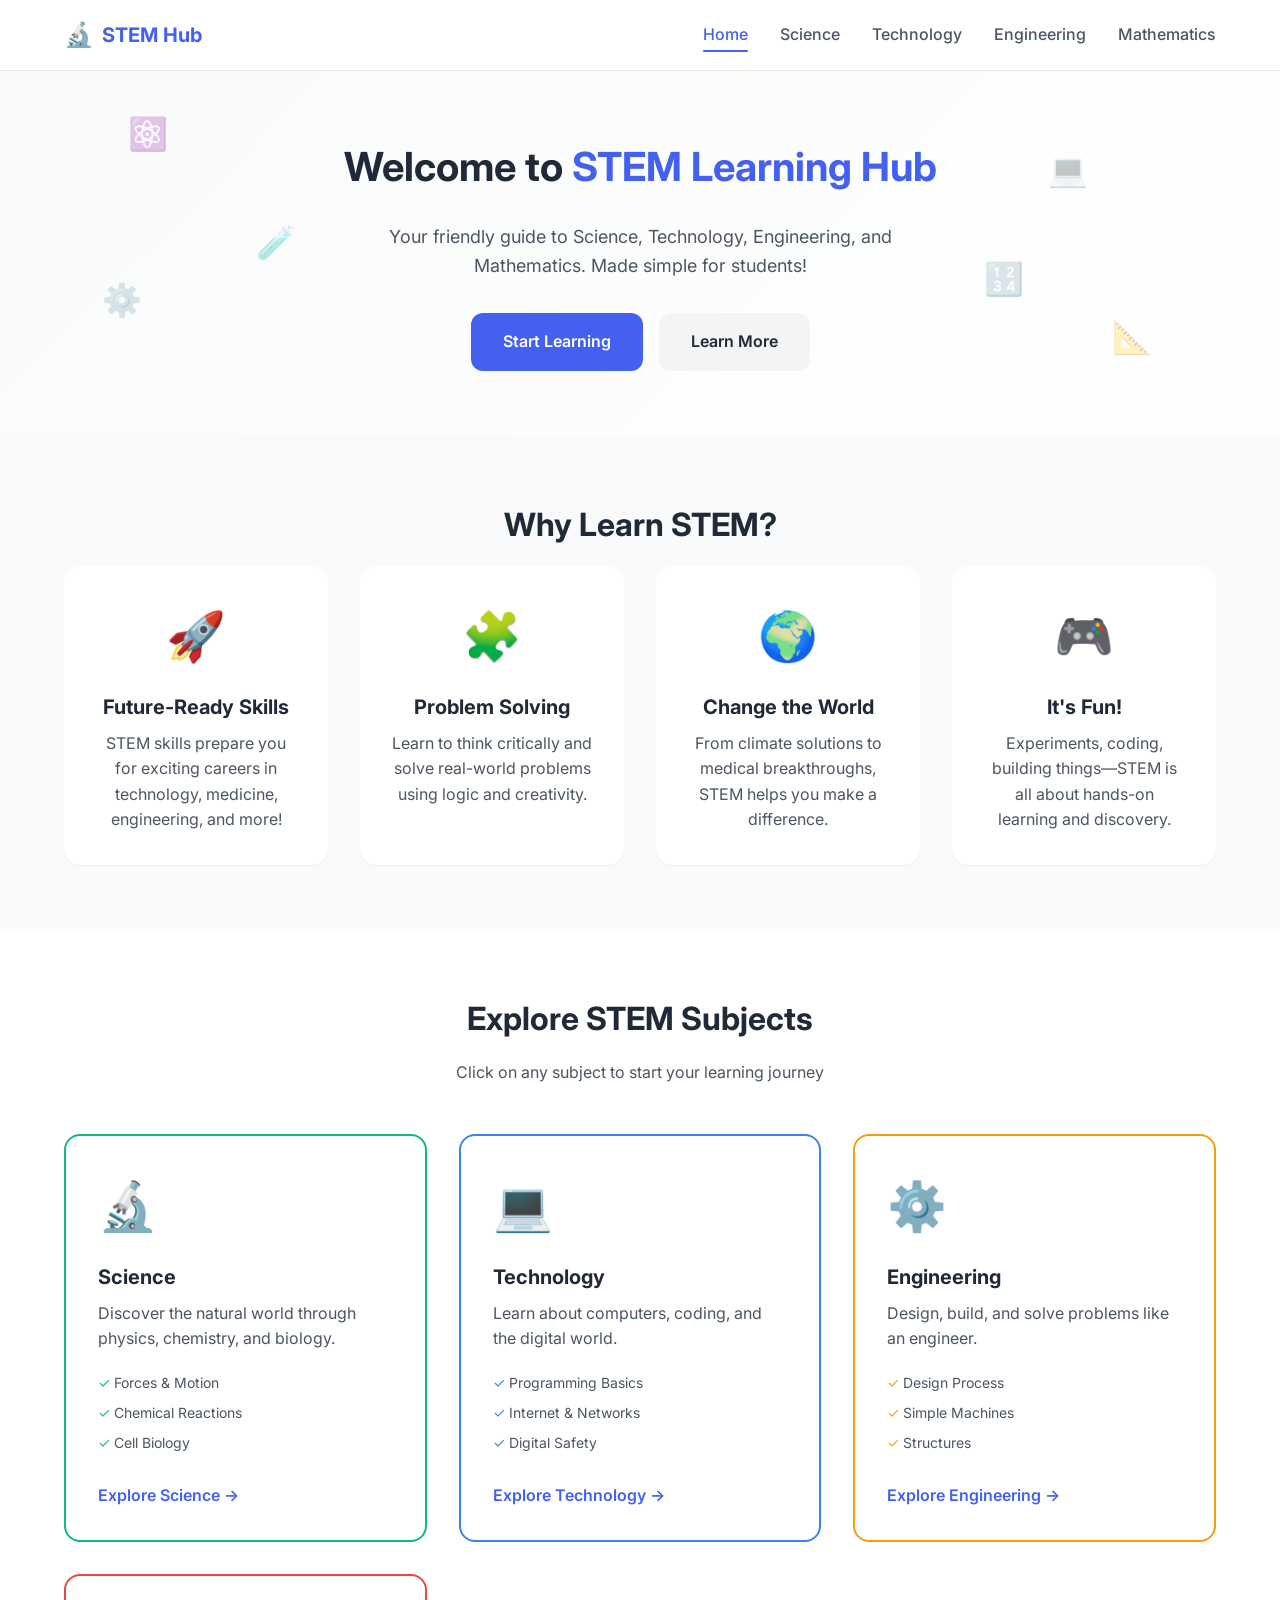
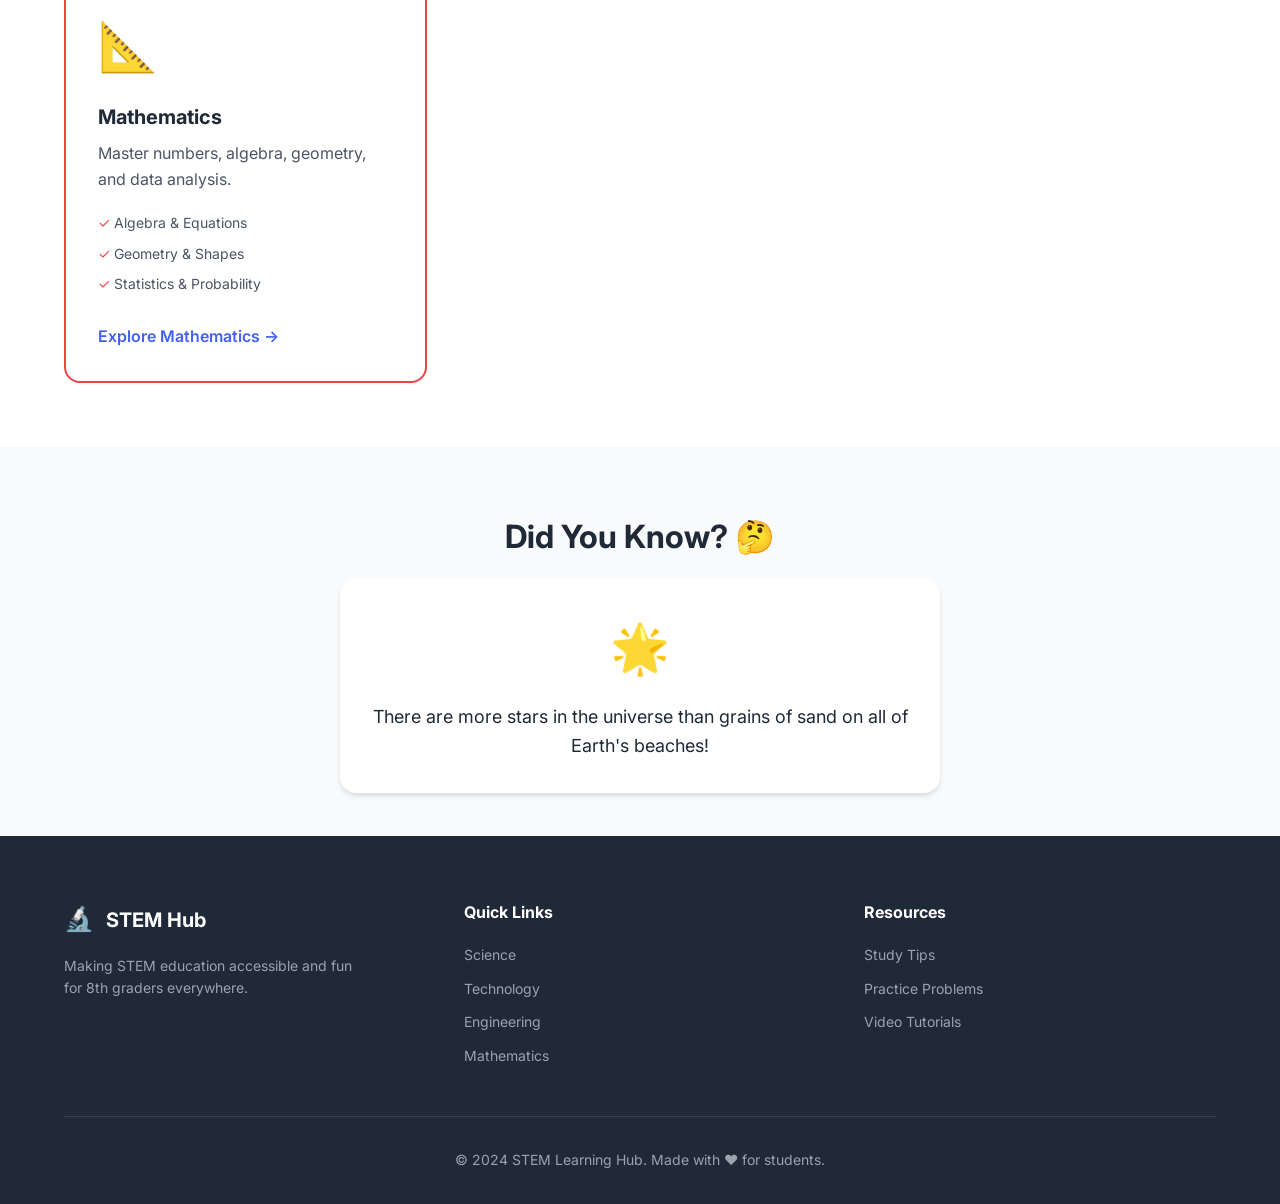
<file: index.html>
<!DOCTYPE html>
<html lang="en">
<head>
    <meta charset="UTF-8">
    <meta name="viewport" content="width=device-width, initial-scale=1.0">
    <title>STEM Learning Hub | Learn Science, Technology, Engineering & Math</title>
    <link rel="stylesheet" href="css/styles.css">
    <link rel="preconnect" href="https://fonts.googleapis.com">
    <link href="https://fonts.googleapis.com/css2?family=Inter:wght@300;400;500;600;700&display=swap" rel="stylesheet">
</head>
<body>
    <!-- Navigation -->
    <nav class="navbar">
        <div class="nav-container">
            <a href="index.html" class="logo">
                <span class="logo-icon">🔬</span>
                <span class="logo-text">STEM Hub</span>
            </a>
            <button class="nav-toggle" aria-label="Toggle navigation">
                <span></span>
                <span></span>
                <span></span>
            </button>
            <ul class="nav-menu">
                <li><a href="index.html" class="nav-link active">Home</a></li>
                <li><a href="science.html" class="nav-link">Science</a></li>
                <li><a href="technology.html" class="nav-link">Technology</a></li>
                <li><a href="engineering.html" class="nav-link">Engineering</a></li>
                <li><a href="mathematics.html" class="nav-link">Mathematics</a></li>
            </ul>
        </div>
    </nav>

    <!-- Hero Section -->
    <header class="hero">
        <div class="hero-content">
            <h1 class="hero-title">Welcome to <span class="highlight">STEM Learning Hub</span></h1>
            <p class="hero-subtitle">Your friendly guide to Science, Technology, Engineering, and Mathematics. Made simple for students!</p>
            <div class="hero-buttons">
                <a href="#subjects" class="btn btn-primary">Start Learning</a>
                <a href="#about" class="btn btn-secondary">Learn More</a>
            </div>
        </div>
        <div class="hero-illustration">
            <div class="floating-icons">
                <span class="float-icon icon-1">⚛️</span>
                <span class="float-icon icon-2">💻</span>
                <span class="float-icon icon-3">⚙️</span>
                <span class="float-icon icon-4">📐</span>
                <span class="float-icon icon-5">🧪</span>
                <span class="float-icon icon-6">🔢</span>
            </div>
        </div>
    </header>

    <!-- About Section -->
    <section id="about" class="about-section">
        <div class="container">
            <h2 class="section-title">Why Learn STEM?</h2>
            <div class="about-grid">
                <div class="about-card">
                    <div class="about-icon">🚀</div>
                    <h3>Future-Ready Skills</h3>
                    <p>STEM skills prepare you for exciting careers in technology, medicine, engineering, and more!</p>
                </div>
                <div class="about-card">
                    <div class="about-icon">🧩</div>
                    <h3>Problem Solving</h3>
                    <p>Learn to think critically and solve real-world problems using logic and creativity.</p>
                </div>
                <div class="about-card">
                    <div class="about-icon">🌍</div>
                    <h3>Change the World</h3>
                    <p>From climate solutions to medical breakthroughs, STEM helps you make a difference.</p>
                </div>
                <div class="about-card">
                    <div class="about-icon">🎮</div>
                    <h3>It's Fun!</h3>
                    <p>Experiments, coding, building things—STEM is all about hands-on learning and discovery.</p>
                </div>
            </div>
        </div>
    </section>

    <!-- Subjects Section -->
    <section id="subjects" class="subjects-section">
        <div class="container">
            <h2 class="section-title">Explore STEM Subjects</h2>
            <p class="section-description">Click on any subject to start your learning journey</p>
            <div class="subjects-grid">
                <a href="science.html" class="subject-card science">
                    <div class="subject-icon">🔬</div>
                    <h3>Science</h3>
                    <p>Discover the natural world through physics, chemistry, and biology.</p>
                    <ul class="subject-topics">
                        <li>Forces & Motion</li>
                        <li>Chemical Reactions</li>
                        <li>Cell Biology</li>
                    </ul>
                    <span class="subject-link">Explore Science →</span>
                </a>
                <a href="technology.html" class="subject-card technology">
                    <div class="subject-icon">💻</div>
                    <h3>Technology</h3>
                    <p>Learn about computers, coding, and the digital world.</p>
                    <ul class="subject-topics">
                        <li>Programming Basics</li>
                        <li>Internet & Networks</li>
                        <li>Digital Safety</li>
                    </ul>
                    <span class="subject-link">Explore Technology →</span>
                </a>
                <a href="engineering.html" class="subject-card engineering">
                    <div class="subject-icon">⚙️</div>
                    <h3>Engineering</h3>
                    <p>Design, build, and solve problems like an engineer.</p>
                    <ul class="subject-topics">
                        <li>Design Process</li>
                        <li>Simple Machines</li>
                        <li>Structures</li>
                    </ul>
                    <span class="subject-link">Explore Engineering →</span>
                </a>
                <a href="mathematics.html" class="subject-card mathematics">
                    <div class="subject-icon">📐</div>
                    <h3>Mathematics</h3>
                    <p>Master numbers, algebra, geometry, and data analysis.</p>
                    <ul class="subject-topics">
                        <li>Algebra & Equations</li>
                        <li>Geometry & Shapes</li>
                        <li>Statistics & Probability</li>
                    </ul>
                    <span class="subject-link">Explore Mathematics →</span>
                </a>
            </div>
        </div>
    </section>

    <!-- Quick Facts Section -->
    <section class="facts-section">
        <div class="container">
            <h2 class="section-title">Did You Know? 🤔</h2>
            <div class="facts-carousel">
                <div class="fact-card active">
                    <div class="fact-icon">🌟</div>
                    <p class="fact-text">There are more stars in the universe than grains of sand on all of Earth's beaches!</p>
                </div>
                <div class="fact-card">
                    <div class="fact-icon">🐙</div>
                    <p class="fact-text">An octopus has three hearts and blue blood!</p>
                </div>
                <div class="fact-card">
                    <div class="fact-icon">💡</div>
                    <p class="fact-text">The first computer programmer was a woman named Ada Lovelace in the 1840s!</p>
                </div>
                <div class="fact-card">
                    <div class="fact-icon">🔺</div>
                    <p class="fact-text">The Pythagorean theorem was known 1000 years before Pythagoras was born!</p>
                </div>
            </div>
            <div class="fact-dots">
                <button class="dot active" data-index="0"></button>
                <button class="dot" data-index="1"></button>
                <button class="dot" data-index="2"></button>
                <button class="dot" data-index="3"></button>
            </div>
        </div>
    </section>

    <!-- Footer -->
    <footer class="footer">
        <div class="container">
            <div class="footer-content">
                <div class="footer-brand">
                    <span class="logo-icon">🔬</span>
                    <span class="logo-text">STEM Hub</span>
                    <p>Making STEM education accessible and fun for 8th graders everywhere.</p>
                </div>
                <div class="footer-links">
                    <h4>Quick Links</h4>
                    <ul>
                        <li><a href="science.html">Science</a></li>
                        <li><a href="technology.html">Technology</a></li>
                        <li><a href="engineering.html">Engineering</a></li>
                        <li><a href="mathematics.html">Mathematics</a></li>
                    </ul>
                </div>
                <div class="footer-contact">
                    <h4>Resources</h4>
                    <ul>
                        <li><a href="#">Study Tips</a></li>
                        <li><a href="#">Practice Problems</a></li>
                        <li><a href="#">Video Tutorials</a></li>
                    </ul>
                </div>
            </div>
            <div class="footer-bottom">
                <p>&copy; 2024 STEM Learning Hub. Made with ❤️ for students.</p>
            </div>
        </div>
    </footer>

    <script src="js/script.js"></script>
</body>
</html>
</file>
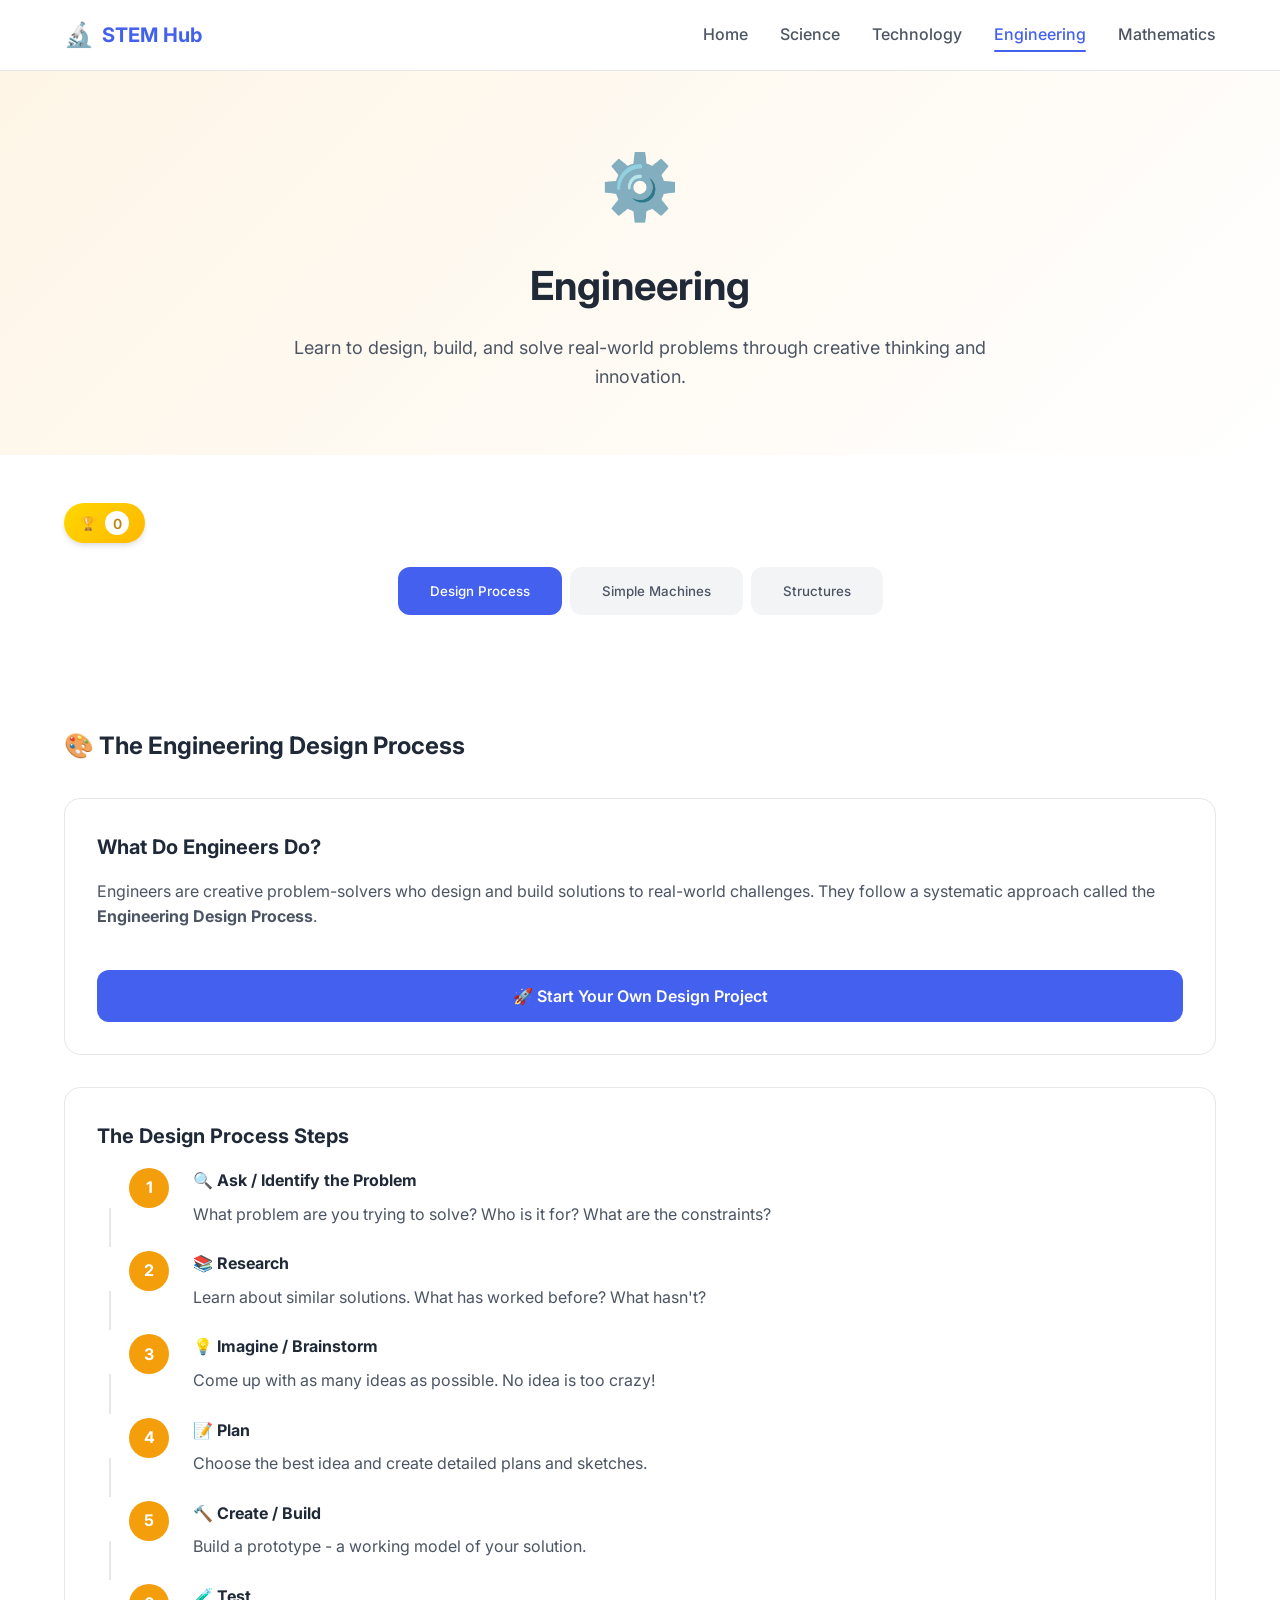
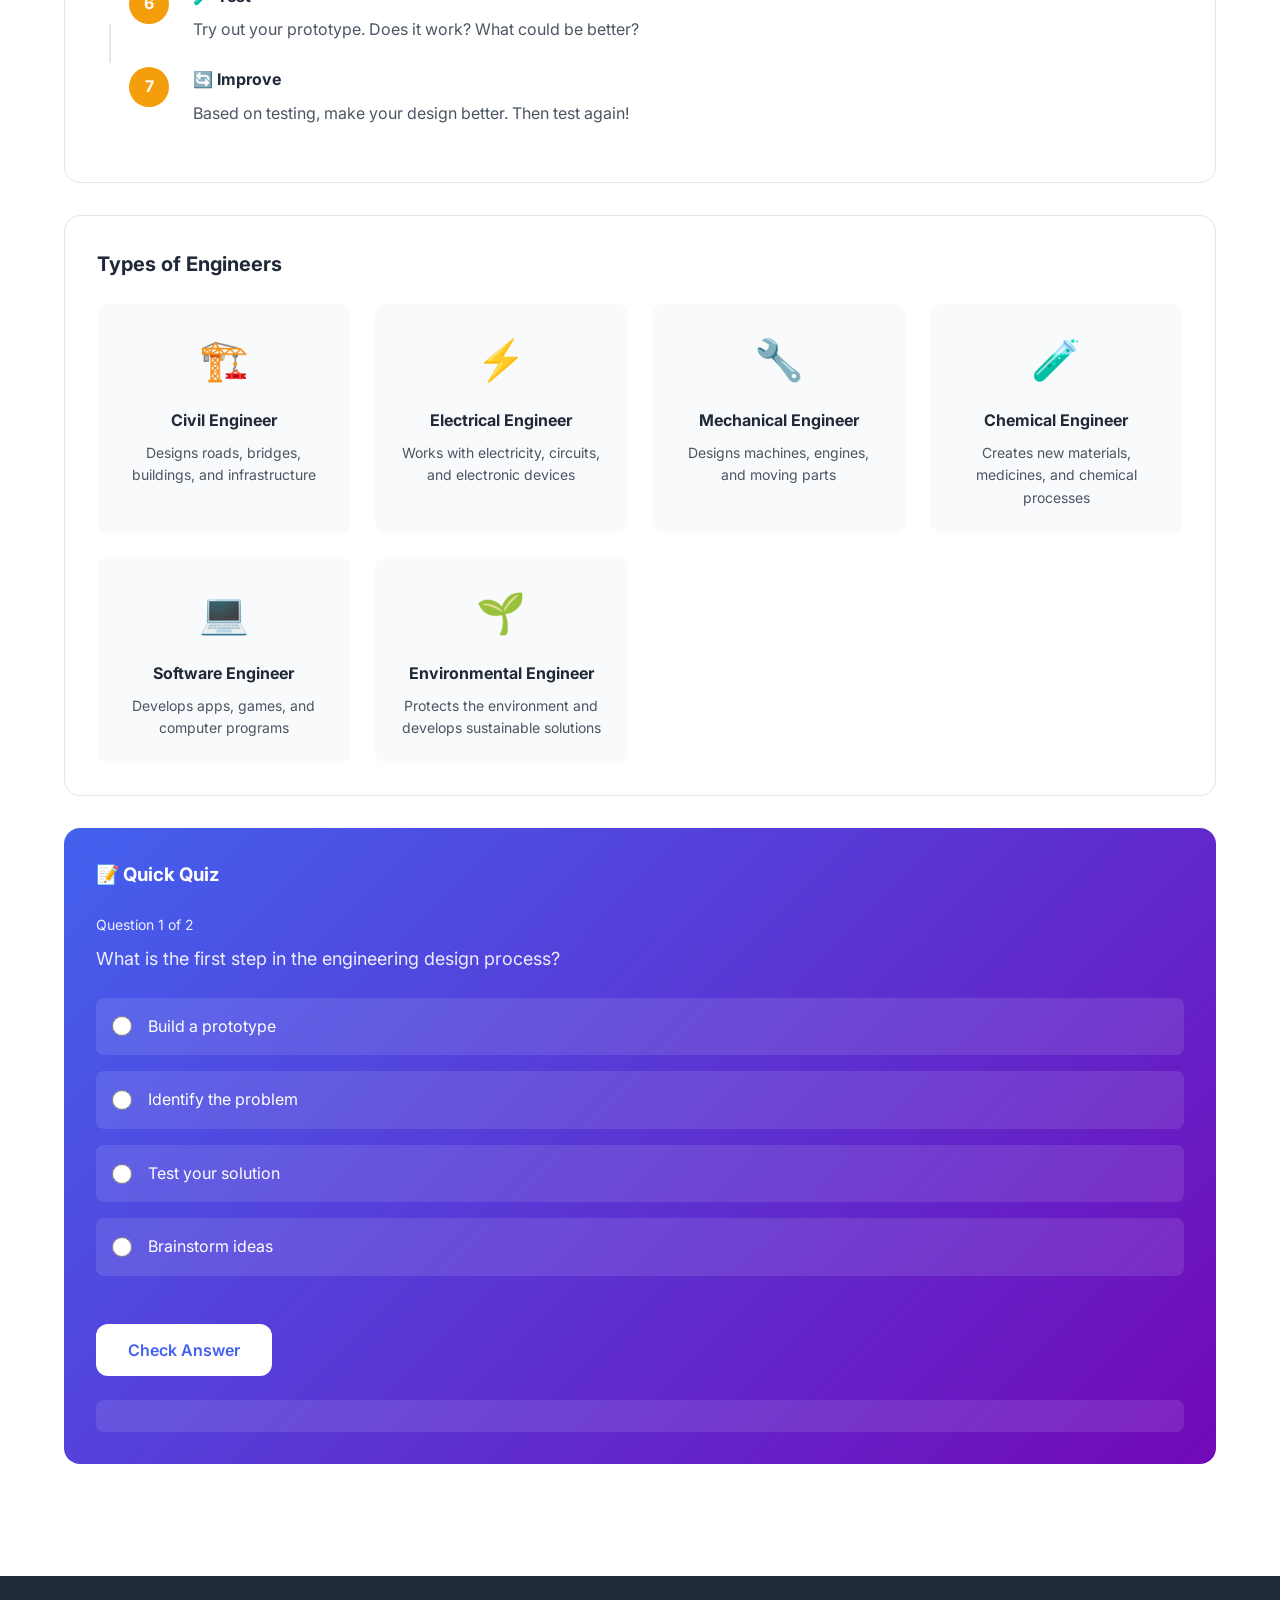
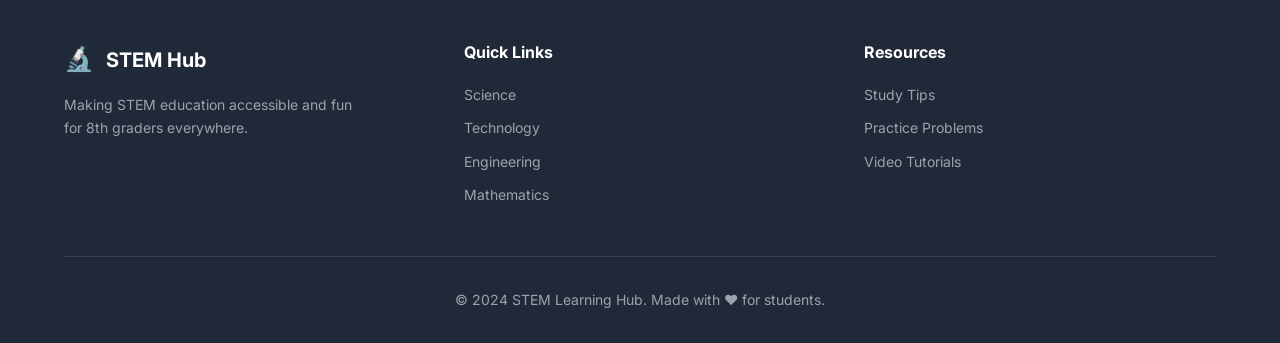
<file: engineering.html>
<!DOCTYPE html>
<html lang="en">
<head>
    <meta charset="UTF-8">
    <meta name="viewport" content="width=device-width, initial-scale=1.0">
    <title>Engineering | STEM Learning Hub</title>
    <link rel="stylesheet" href="css/styles.css">
    <link rel="stylesheet" href="css/engineering.css">
    <link href="https://fonts.googleapis.com/css2?family=Inter:wght@300;400;500;600;700&display=swap" rel="stylesheet">
</head>
<body>
    <!-- Navigation -->
    <nav class="navbar">
        <div class="nav-container">
            <a href="index.html" class="logo">
                <span class="logo-icon">🔬</span>
                <span class="logo-text">STEM Hub</span>
            </a>
            <button class="nav-toggle" aria-label="Toggle navigation">
                <span></span>
                <span></span>
                <span></span>
            </button>
            <ul class="nav-menu">
                <li><a href="index.html" class="nav-link">Home</a></li>
                <li><a href="science.html" class="nav-link">Science</a></li>
                <li><a href="technology.html" class="nav-link">Technology</a></li>
                <li><a href="engineering.html" class="nav-link active">Engineering</a></li>
                <li><a href="mathematics.html" class="nav-link">Mathematics</a></li>
            </ul>
        </div>
    </nav>

    <!-- Page Header -->
    <header class="page-header engineering-header">
        <div class="container">
            <div class="page-header-content">
                <span class="page-icon">⚙️</span>
                <h1>Engineering</h1>
                <p>Learn to design, build, and solve real-world problems through creative thinking and innovation.</p>
            </div>
        </div>
    </header>

    <!-- Main Content -->
    <main class="main-content">
        <div class="container">
            <!-- Topic Navigation -->
            <div class="topic-nav">
                <button class="topic-btn active" data-topic="design">Design Process</button>
                <button class="topic-btn" data-topic="machines">Simple Machines</button>
                <button class="topic-btn" data-topic="structures">Structures</button>
            </div>

            <!-- Design Process Section -->
            <section id="design" class="topic-section active">
                <h2 class="topic-title">🎨 The Engineering Design Process</h2>
                
                <div class="lesson-card">
                    <h3>What Do Engineers Do?</h3>
                    <p>Engineers are creative problem-solvers who design and build solutions to real-world challenges. They follow a systematic approach called the <strong>Engineering Design Process</strong>.</p>
                </div>

                <div class="lesson-card">
                    <h3>The Design Process Steps</h3>
                    
                    <div class="design-process">
                        <div class="design-step">
                            <div class="step-circle">1</div>
                            <div class="step-content">
                                <h4>🔍 Ask / Identify the Problem</h4>
                                <p>What problem are you trying to solve? Who is it for? What are the constraints?</p>
                            </div>
                        </div>
                        <div class="design-step">
                            <div class="step-circle">2</div>
                            <div class="step-content">
                                <h4>📚 Research</h4>
                                <p>Learn about similar solutions. What has worked before? What hasn't?</p>
                            </div>
                        </div>
                        <div class="design-step">
                            <div class="step-circle">3</div>
                            <div class="step-content">
                                <h4>💡 Imagine / Brainstorm</h4>
                                <p>Come up with as many ideas as possible. No idea is too crazy!</p>
                            </div>
                        </div>
                        <div class="design-step">
                            <div class="step-circle">4</div>
                            <div class="step-content">
                                <h4>📝 Plan</h4>
                                <p>Choose the best idea and create detailed plans and sketches.</p>
                            </div>
                        </div>
                        <div class="design-step">
                            <div class="step-circle">5</div>
                            <div class="step-content">
                                <h4>🔨 Create / Build</h4>
                                <p>Build a prototype - a working model of your solution.</p>
                            </div>
                        </div>
                        <div class="design-step">
                            <div class="step-circle">6</div>
                            <div class="step-content">
                                <h4>🧪 Test</h4>
                                <p>Try out your prototype. Does it work? What could be better?</p>
                            </div>
                        </div>
                        <div class="design-step">
                            <div class="step-circle">7</div>
                            <div class="step-content">
                                <h4>🔄 Improve</h4>
                                <p>Based on testing, make your design better. Then test again!</p>
                            </div>
                        </div>
                    </div>
                </div>

                <div class="lesson-card">
                    <h3>Types of Engineers</h3>
                    
                    <div class="engineer-types">
                        <div class="engineer-card">
                            <div class="engineer-icon">🏗️</div>
                            <h4>Civil Engineer</h4>
                            <p>Designs roads, bridges, buildings, and infrastructure</p>
                        </div>
                        <div class="engineer-card">
                            <div class="engineer-icon">⚡</div>
                            <h4>Electrical Engineer</h4>
                            <p>Works with electricity, circuits, and electronic devices</p>
                        </div>
                        <div class="engineer-card">
                            <div class="engineer-icon">🔧</div>
                            <h4>Mechanical Engineer</h4>
                            <p>Designs machines, engines, and moving parts</p>
                        </div>
                        <div class="engineer-card">
                            <div class="engineer-icon">🧪</div>
                            <h4>Chemical Engineer</h4>
                            <p>Creates new materials, medicines, and chemical processes</p>
                        </div>
                        <div class="engineer-card">
                            <div class="engineer-icon">💻</div>
                            <h4>Software Engineer</h4>
                            <p>Develops apps, games, and computer programs</p>
                        </div>
                        <div class="engineer-card">
                            <div class="engineer-icon">🌱</div>
                            <h4>Environmental Engineer</h4>
                            <p>Protects the environment and develops sustainable solutions</p>
                        </div>
                    </div>
                </div>
            </section>

            <!-- Simple Machines Section -->
            <section id="machines" class="topic-section">
                <h2 class="topic-title">🔧 Simple Machines</h2>
                
                <div class="lesson-card">
                    <h3>What Are Simple Machines?</h3>
                    <p>Simple machines are basic mechanical devices that make work easier by changing the direction or magnitude of a force. There are <strong>six types</strong> of simple machines:</p>
                </div>

                <div class="machines-grid">
                    <div class="machine-card">
                        <div class="machine-icon">🎚️</div>
                        <h4>Lever</h4>
                        <p>A rigid bar that rotates around a fixed point (fulcrum).</p>
                        <div class="machine-example">
                            <strong>Examples:</strong> Seesaw, crowbar, scissors
                        </div>
                        <div class="machine-diagram">
                            <span>Effort</span> ⟺ 🔺 ⟺ <span>Load</span>
                        </div>
                    </div>

                    <div class="machine-card">
                        <div class="machine-icon">🔘</div>
                        <h4>Wheel and Axle</h4>
                        <p>A wheel attached to a smaller rod (axle) that rotate together.</p>
                        <div class="machine-example">
                            <strong>Examples:</strong> Bicycle, doorknob, steering wheel
                        </div>
                    </div>

                    <div class="machine-card">
                        <div class="machine-icon">🅾️</div>
                        <h4>Pulley</h4>
                        <p>A wheel with a groove for a rope, used to lift heavy loads.</p>
                        <div class="machine-example">
                            <strong>Examples:</strong> Flagpole, crane, blinds
                        </div>
                    </div>

                    <div class="machine-card">
                        <div class="machine-icon">📐</div>
                        <h4>Inclined Plane</h4>
                        <p>A flat surface set at an angle (ramp) to help move objects up or down.</p>
                        <div class="machine-example">
                            <strong>Examples:</strong> Ramp, slide, stairs
                        </div>
                    </div>

                    <div class="machine-card">
                        <div class="machine-icon">🔪</div>
                        <h4>Wedge</h4>
                        <p>Two inclined planes joined together, used to split or separate objects.</p>
                        <div class="machine-example">
                            <strong>Examples:</strong> Knife, axe, doorstop
                        </div>
                    </div>

                    <div class="machine-card">
                        <div class="machine-icon">🔩</div>
                        <h4>Screw</h4>
                        <p>An inclined plane wrapped around a cylinder.</p>
                        <div class="machine-example">
                            <strong>Examples:</strong> Jar lid, light bulb, drill bit
                        </div>
                    </div>
                </div>

                <div class="lesson-card">
                    <h3>Mechanical Advantage</h3>
                    <p><strong>Mechanical Advantage (MA)</strong> tells us how much a machine multiplies the force we put in.</p>
                    
                    <div class="formula-box">
                        <span class="formula">MA = Output Force ÷ Input Force</span>
                    </div>
                    
                    <div class="example-box">
                        <h4>Example:</h4>
                        <p>If you push with 10N and the machine produces 50N of force, the MA = 50 ÷ 10 = <strong>5</strong></p>
                        <p>This means the machine multiplies your force by 5!</p>
                    </div>
                </div>
            </section>

            <!-- Structures Section -->
            <section id="structures" class="topic-section">
                <h2 class="topic-title">🏗️ Structures & Forces</h2>
                
                <div class="lesson-card">
                    <h3>What Makes Structures Strong?</h3>
                    <p>Engineers must understand forces to build structures that can withstand loads without failing.</p>
                    
                    <div class="forces-grid">
                        <div class="force-card">
                            <div class="force-visual compression">→ 🟦 ←</div>
                            <h4>Compression</h4>
                            <p>A pushing force that squeezes an object together</p>
                        </div>
                        <div class="force-card">
                            <div class="force-visual tension">← 🟦 →</div>
                            <h4>Tension</h4>
                            <p>A pulling force that stretches an object apart</p>
                        </div>
                        <div class="force-card">
                            <div class="force-visual shear">↑🟦↓</div>
                            <h4>Shear</h4>
                            <p>Forces pushing in opposite directions, sliding past each other</p>
                        </div>
                        <div class="force-card">
                            <div class="force-visual torsion">↻🟦↺</div>
                            <h4>Torsion</h4>
                            <p>A twisting force</p>
                        </div>
                    </div>
                </div>

                <div class="lesson-card">
                    <h3>Strong Shapes in Engineering</h3>
                    
                    <div class="shapes-showcase">
                        <div class="shape-card">
                            <div class="shape-icon">🔺</div>
                            <h4>Triangle</h4>
                            <p>The strongest shape! Triangles can't be deformed without breaking a side. That's why bridges use them!</p>
                        </div>
                        <div class="shape-card">
                            <div class="shape-icon">⭕</div>
                            <h4>Arch</h4>
                            <p>Distributes weight evenly to the sides. Used in bridges, doorways, and domes for thousands of years.</p>
                        </div>
                        <div class="shape-card">
                            <div class="shape-icon">🔶</div>
                            <h4>Dome</h4>
                            <p>A 3D arch that spreads forces in all directions. Strong and uses less material.</p>
                        </div>
                    </div>
                </div>

                <div class="lesson-card project-card">
                    <h3>🎯 Engineering Challenge</h3>
                    <p>Try this at home to understand structural engineering!</p>
                    
                    <div class="challenge-content">
                        <h4>Paper Tower Challenge</h4>
                        <div class="challenge-details">
                            <div class="challenge-materials">
                                <h5>Materials:</h5>
                                <ul>
                                    <li>20 sheets of paper</li>
                                    <li>1 meter of tape</li>
                                    <li>Scissors</li>
                                </ul>
                            </div>
                            <div class="challenge-goal">
                                <h5>Goal:</h5>
                                <p>Build the tallest tower that can support a textbook for 10 seconds!</p>
                            </div>
                        </div>
                        <div class="challenge-tips">
                            <h5>💡 Tips:</h5>
                            <ul>
                                <li>Roll paper into tubes for stronger columns</li>
                                <li>Use triangles for stability</li>
                                <li>Build a wide base</li>
                                <li>Test early and improve!</li>
                            </ul>
                        </div>
                    </div>
                </div>
            </section>
        </div>
    </main>

    <!-- Footer -->
    <footer class="footer">
        <div class="container">
            <div class="footer-content">
                <div class="footer-brand">
                    <span class="logo-icon">🔬</span>
                    <span class="logo-text">STEM Hub</span>
                    <p>Making STEM education accessible and fun for 8th graders everywhere.</p>
                </div>
                <div class="footer-links">
                    <h4>Quick Links</h4>
                    <ul>
                        <li><a href="science.html">Science</a></li>
                        <li><a href="technology.html">Technology</a></li>
                        <li><a href="engineering.html">Engineering</a></li>
                        <li><a href="mathematics.html">Mathematics</a></li>
                    </ul>
                </div>
                <div class="footer-contact">
                    <h4>Resources</h4>
                    <ul>
                        <li><a href="#">Study Tips</a></li>
                        <li><a href="#">Practice Problems</a></li>
                        <li><a href="#">Video Tutorials</a></li>
                    </ul>
                </div>
            </div>
            <div class="footer-bottom">
                <p>&copy; 2024 STEM Learning Hub. Made with ❤️ for students.</p>
            </div>
        </div>
    </footer>

    <script src="js/engineering.js"></script>
</body>
</html>
</file>
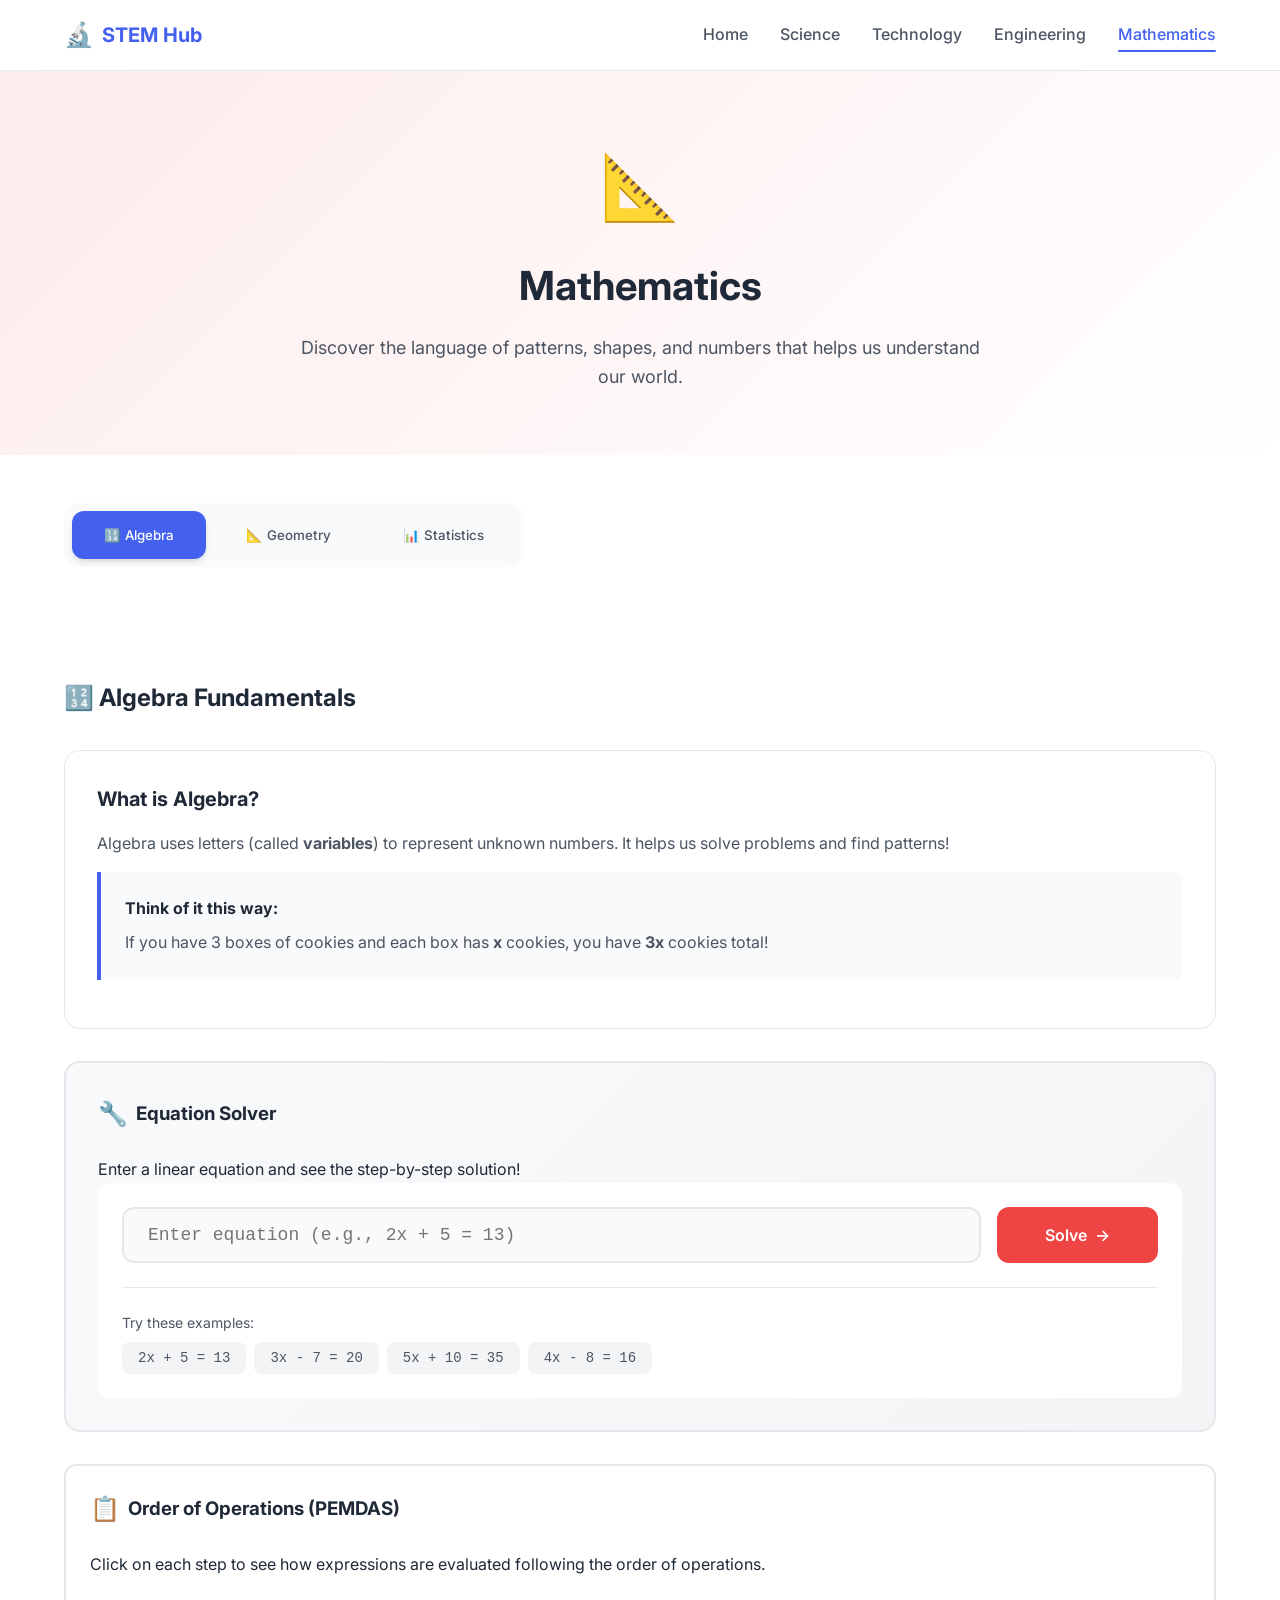
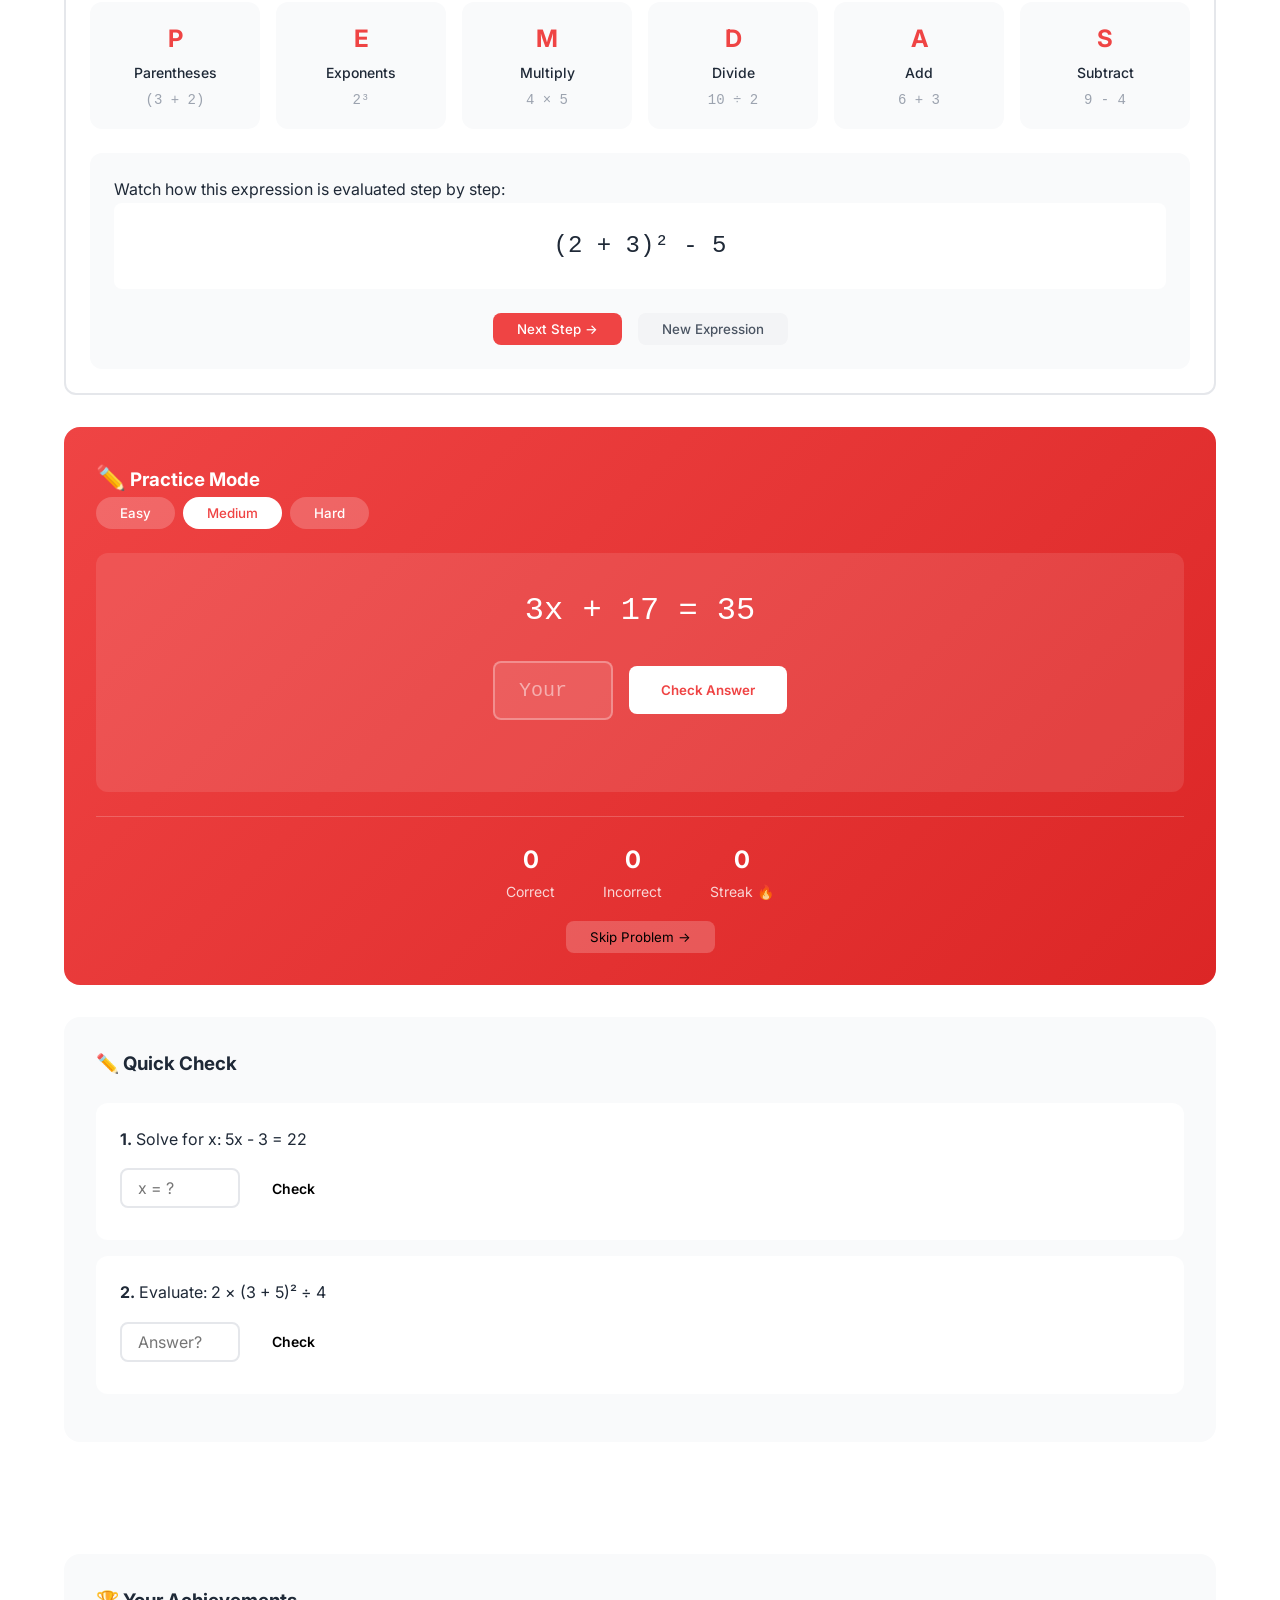
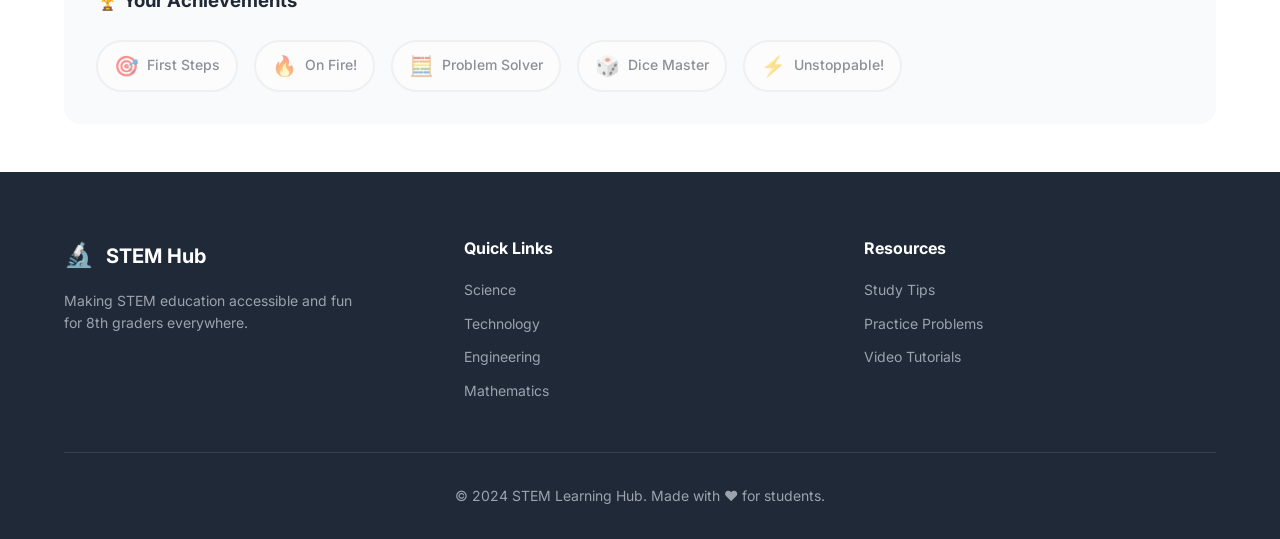
<file: mathematics.html>
<!DOCTYPE html>
<html lang="en">
<head>
    <meta charset="UTF-8">
    <meta name="viewport" content="width=device-width, initial-scale=1.0">
    <title>Mathematics | STEM Learning Hub</title>
    <link rel="stylesheet" href="css/styles.css">
    <link rel="stylesheet" href="css/mathematics.css">
    <link href="https://fonts.googleapis.com/css2?family=Inter:wght@300;400;500;600;700&display=swap" rel="stylesheet">
</head>
<body>
    <!-- Navigation -->
    <nav class="navbar">
        <div class="nav-container">
            <a href="index.html" class="logo">
                <span class="logo-icon">🔬</span>
                <span class="logo-text">STEM Hub</span>
            </a>
            <button class="nav-toggle" aria-label="Toggle navigation">
                <span></span>
                <span></span>
                <span></span>
            </button>
            <ul class="nav-menu">
                <li><a href="index.html" class="nav-link">Home</a></li>
                <li><a href="science.html" class="nav-link">Science</a></li>
                <li><a href="technology.html" class="nav-link">Technology</a></li>
                <li><a href="engineering.html" class="nav-link">Engineering</a></li>
                <li><a href="mathematics.html" class="nav-link active">Mathematics</a></li>
            </ul>
        </div>
    </nav>

    <!-- Page Header -->
    <header class="page-header mathematics-header">
        <div class="container">
            <div class="page-header-content">
                <span class="page-icon">📐</span>
                <h1>Mathematics</h1>
                <p>Discover the language of patterns, shapes, and numbers that helps us understand our world.</p>
            </div>
        </div>
    </header>

    <!-- Main Content -->
    <main class="main-content">
        <div class="container">
            <!-- Topic Navigation -->
            <div class="topic-nav">
                <button class="topic-btn active" data-topic="algebra">🔢 Algebra</button>
                <button class="topic-btn" data-topic="geometry">📐 Geometry</button>
                <button class="topic-btn" data-topic="statistics">📊 Statistics</button>
            </div>

            <!-- ===== ALGEBRA SECTION ===== -->
            <section id="algebra" class="topic-section active">
                <h2 class="topic-title">🔢 Algebra Fundamentals</h2>
                
                <div class="lesson-card">
                    <h3>What is Algebra?</h3>
                    <p>Algebra uses letters (called <strong>variables</strong>) to represent unknown numbers. It helps us solve problems and find patterns!</p>
                    
                    <div class="example-box">
                        <h4>Think of it this way:</h4>
                        <p>If you have 3 boxes of cookies and each box has <strong>x</strong> cookies, you have <strong>3x</strong> cookies total!</p>
                    </div>
                </div>

                <!-- Interactive Equation Solver -->
                <div class="math-tool">
                    <h3><span class="tool-icon">🔧</span> Equation Solver</h3>
                    <p>Enter a linear equation and see the step-by-step solution!</p>
                    
                    <div class="equation-solver">
                        <div class="equation-input-group">
                            <input type="text" class="equation-input" placeholder="Enter equation (e.g., 2x + 5 = 13)">
                            <button class="solve-btn">
                                <span>Solve</span>
                                <span>→</span>
                            </button>
                        </div>
                        
                        <div class="solution-display hidden">
                            <h4>Solution Steps:</h4>
                            <div class="solution-steps"></div>
                        </div>
                        
                        <div class="quick-examples">
                            <p>Try these examples:</p>
                            <div class="example-buttons">
                                <button class="example-btn">2x + 5 = 13</button>
                                <button class="example-btn">3x - 7 = 20</button>
                                <button class="example-btn">5x + 10 = 35</button>
                                <button class="example-btn">4x - 8 = 16</button>
                            </div>
                        </div>
                    </div>
                </div>

                <!-- Interactive PEMDAS -->
                <div class="math-tool pemdas-interactive">
                    <h3><span class="tool-icon">📋</span> Order of Operations (PEMDAS)</h3>
                    <p>Click on each step to see how expressions are evaluated following the order of operations.</p>
                    
                    <div class="pemdas-grid">
                        <div class="pemdas-item">
                            <span class="pemdas-letter">P</span>
                            <span class="pemdas-word">Parentheses</span>
                            <span class="pemdas-example">(3 + 2)</span>
                        </div>
                        <div class="pemdas-item">
                            <span class="pemdas-letter">E</span>
                            <span class="pemdas-word">Exponents</span>
                            <span class="pemdas-example">2³</span>
                        </div>
                        <div class="pemdas-item">
                            <span class="pemdas-letter">M</span>
                            <span class="pemdas-word">Multiply</span>
                            <span class="pemdas-example">4 × 5</span>
                        </div>
                        <div class="pemdas-item">
                            <span class="pemdas-letter">D</span>
                            <span class="pemdas-word">Divide</span>
                            <span class="pemdas-example">10 ÷ 2</span>
                        </div>
                        <div class="pemdas-item">
                            <span class="pemdas-letter">A</span>
                            <span class="pemdas-word">Add</span>
                            <span class="pemdas-example">6 + 3</span>
                        </div>
                        <div class="pemdas-item">
                            <span class="pemdas-letter">S</span>
                            <span class="pemdas-word">Subtract</span>
                            <span class="pemdas-example">9 - 4</span>
                        </div>
                    </div>
                    
                    <div class="pemdas-evaluator">
                        <p>Watch how this expression is evaluated step by step:</p>
                        <div class="expression-display">3 + 4 × 2²</div>
                        <div class="step-controls">
                            <button class="step-btn primary">Next Step →</button>
                            <button class="step-btn secondary">New Expression</button>
                        </div>
                    </div>
                </div>

                <!-- Practice Problem Generator -->
                <div class="practice-generator">
                    <h3><span class="tool-icon">✏️</span> Practice Mode</h3>
                    
                    <div class="difficulty-selector">
                        <button class="difficulty-btn" data-difficulty="easy">Easy</button>
                        <button class="difficulty-btn active" data-difficulty="medium">Medium</button>
                        <button class="difficulty-btn" data-difficulty="hard">Hard</button>
                    </div>
                    
                    <div class="problem-area">
                        <div class="problem-display">Loading...</div>
                        <div class="answer-section">
                            <input type="number" class="answer-field" placeholder="Your answer">
                            <button class="submit-answer">Check Answer</button>
                        </div>
                        <div class="feedback-area"></div>
                    </div>
                    
                    <div class="stats-bar">
                        <div class="stat-item">
                            <span class="stat-value correct">0</span>
                            <span class="stat-label">Correct</span>
                        </div>
                        <div class="stat-item">
                            <span class="stat-value incorrect">0</span>
                            <span class="stat-label">Incorrect</span>
                        </div>
                        <div class="stat-item">
                            <span class="stat-value streak">0</span>
                            <span class="stat-label">Streak 🔥</span>
                        </div>
                    </div>
                    
                    <button class="new-problem-btn" style="display: block; margin: var(--spacing-md) auto 0; padding: var(--spacing-sm) var(--spacing-lg); background: rgba(255,255,255,0.2); border-radius: var(--radius-md);">
                        Skip Problem →
                    </button>
                </div>

                <!-- Original Practice Problems -->
                <div class="practice-card" style="margin-top: var(--spacing-xl);">
                    <h3>✏️ Quick Check</h3>
                    
                    <div class="practice-problem">
                        <p class="problem-text"><strong>1.</strong> Solve for x: 5x - 3 = 22</p>
                        <div class="answer-input">
                            <input type="number" placeholder="x = ?" class="practice-input" data-answer="5">
                            <button class="btn btn-small check-practice">Check</button>
                        </div>
                        <p class="practice-feedback"></p>
                    </div>
                    
                    <div class="practice-problem">
                        <p class="problem-text"><strong>2.</strong> Evaluate: 2 × (3 + 5)² ÷ 4</p>
                        <div class="answer-input">
                            <input type="number" placeholder="Answer?" class="practice-input" data-answer="32">
                            <button class="btn btn-small check-practice">Check</button>
                        </div>
                        <p class="practice-feedback"></p>
                    </div>
                </div>
            </section>

            <!-- ===== GEOMETRY SECTION ===== -->
            <section id="geometry" class="topic-section">
                <h2 class="topic-title">📐 Geometry</h2>
                
                <!-- Interactive Shape Calculator -->
                <div class="math-tool">
                    <h3><span class="tool-icon">📏</span> Shape Calculator</h3>
                    <p>Select a shape and enter dimensions to calculate area and perimeter!</p>
                    
                    <div class="shape-calculator">
                        <div class="shape-selector">
                            <button class="shape-btn active" data-shape="rectangle">
                                <span class="shape-icon">▭</span>
                                <span>Rectangle</span>
                            </button>
                            <button class="shape-btn" data-shape="triangle">
                                <span class="shape-icon">△</span>
                                <span>Triangle</span>
                            </button>
                            <button class="shape-btn" data-shape="circle">
                                <span class="shape-icon">○</span>
                                <span>Circle</span>
                            </button>
                        </div>
                        
                        <div class="calculator-body">
                            <div class="input-section">
                                <!-- Inputs will be dynamically generated -->
                            </div>
                            <div class="visual-section">
                                <div class="shape-visual-container">
                                    <div class="animated-shape rectangle"></div>
                                </div>
                                <div class="results-display">
                                    <p style="text-align: center; color: var(--text-secondary);">Enter values to calculate</p>
                                </div>
                            </div>
                        </div>
                    </div>
                </div>

                <!-- Pythagorean Theorem Visualizer -->
                <div class="math-tool">
                    <h3><span class="tool-icon">📐</span> Pythagorean Theorem Explorer</h3>
                    <p>Explore the famous theorem: a² + b² = c²</p>
                    
                    <div class="pythagorean-visualizer">
                        <div class="visualizer-container">
                            <div class="triangle-visual">
                                <svg class="triangle-svg" viewBox="0 0 280 280">
                                    <!-- Squares on each side -->
                                    <rect class="square-a" x="20" y="100" width="60" height="60" transform="rotate(-90, 20, 160)"/>
                                    <rect class="square-b" x="80" y="180" width="80" height="80"/>
                                    <rect class="square-c" x="80" y="20" width="100" height="100" transform="rotate(37, 80, 20)"/>
                                    
                                    <!-- Triangle -->
                                    <polygon class="triangle-path" points="80,180 80,100 180,180"/>
                                    
                                    <!-- Labels -->
                                    <text class="side-label" x="50" y="150" fill="#3b82f6">a</text>
                                    <text class="side-label" x="130" y="200" fill="#10b981">b</text>
                                    <text class="side-label" x="140" y="130" fill="#ef4444">c</text>
                                </svg>
                            </div>
                            
                            <div class="pythagorean-controls">
                                <div class="side-inputs">
                                    <div class="side-input-group">
                                        <div class="side-label-box a">a</div>
                                        <input type="number" id="side-a" class="side-input" placeholder="Side a" value="3">
                                    </div>
                                    <div class="side-input-group">
                                        <div class="side-label-box b">b</div>
                                        <input type="number" id="side-b" class="side-input" placeholder="Side b" value="4">
                                    </div>
                                    <div class="side-input-group">
                                        <div class="side-label-box c">c</div>
                                        <input type="number" id="side-c" class="side-input" placeholder="Hypotenuse c" readonly>
                                    </div>
                                </div>
                                
                                <button class="calculate-hypotenuse">Calculate Hypotenuse →</button>
                                
                                <div class="theorem-result">
                                    <div class="theorem-equation">a² + b² = c²</div>
                                    <div class="theorem-explanation">Enter values for a and b</div>
                                </div>
                                
                                <button class="toggle-squares">Show Squares</button>
                            </div>
                        </div>
                    </div>
                </div>

                <!-- Angle Explorer -->
                <div class="math-tool">
                    <h3><span class="tool-icon">📐</span> Angle Explorer</h3>
                    <p>Drag the slider to explore different types of angles!</p>
                    
                    <div class="angle-explorer">
                        <div class="angle-visualizer">
                            <div class="angle-canvas-container">
                                <canvas id="angleCanvas" width="250" height="250"></canvas>
                            </div>
                            
                            <div class="angle-controls">
                                <div class="angle-slider-group">
                                    <label>
                                        <span>Angle:</span>
                                        <span class="angle-value">45°</span>
                                    </label>
                                    <input type="range" class="angle-slider" min="0" max="360" value="45">
                                </div>
                                
                                <div class="angle-type-display">
                                    <div class="angle-type-name">Acute Angle</div>
                                    <div class="angle-type-desc">Less than 90°</div>
                                </div>
                                
                                <div class="quick-angles">
                                    <button class="quick-angle-btn" data-angle="30">30°</button>
                                    <button class="quick-angle-btn" data-angle="45">45°</button>
                                    <button class="quick-angle-btn" data-angle="90">90°</button>
                                    <button class="quick-angle-btn" data-angle="120">120°</button>
                                    <button class="quick-angle-btn" data-angle="180">180°</button>
                                    <button class="quick-angle-btn" data-angle="270">270°</button>
                                </div>
                            </div>
                        </div>
                    </div>
                </div>

                <!-- Formulas Reference -->
                <div class="lesson-card">
                    <h3>📝 Quick Reference: Shape Formulas</h3>
                    
                    <div class="shapes-formulas">
                        <div class="shape-formula-card">
                            <div class="shape-visual">▭</div>
                            <h4>Rectangle</h4>
                            <div class="formula-group">
                                <p><strong>Area</strong> = length × width</p>
                                <p><strong>Perimeter</strong> = 2(l + w)</p>
                            </div>
                        </div>
                        
                        <div class="shape-formula-card">
                            <div class="shape-visual">▲</div>
                            <h4>Triangle</h4>
                            <div class="formula-group">
                                <p><strong>Area</strong> = ½ × base × height</p>
                                <p><strong>Perimeter</strong> = a + b + c</p>
                            </div>
                        </div>
                        
                        <div class="shape-formula-card">
                            <div class="shape-visual">●</div>
                            <h4>Circle</h4>
                            <div class="formula-group">
                                <p><strong>Area</strong> = π × r²</p>
                                <p><strong>Circumference</strong> = 2πr</p>
                            </div>
                        </div>
                    </div>
                </div>
            </section>

            <!-- ===== STATISTICS SECTION ===== -->
            <section id="statistics" class="topic-section">
                <h2 class="topic-title">📊 Statistics & Probability</h2>
                
                <!-- Enhanced Statistics Calculator -->
                <div class="math-tool">
                    <h3><span class="tool-icon">📈</span> Statistics Calculator</h3>
                    <p>Enter a set of numbers to calculate mean, median, mode, and more!</p>
                    
                    <div class="stats-calculator">
                        <div class="data-input-area">
                            <label for="stats-data">Enter numbers (separated by commas):</label>
                            <input type="text" class="data-input" id="stats-data" placeholder="e.g., 5, 10, 15, 20, 25">
                            <div class="data-actions">
                                <button class="btn btn-primary calculate-stats">Calculate</button>
                                <button class="random-data-btn">🎲 Random Data</button>
                            </div>
                        </div>
                        
                        <div class="stats-results">
                            <p style="text-align: center; color: var(--text-secondary);">Enter some numbers to see statistics</p>
                        </div>
                        
                        <div class="data-visualization">
                            <h4 style="margin-bottom: var(--spacing-md);">Data Visualization</h4>
                            <div class="chart-container">
                                <!-- Chart bars will be generated dynamically -->
                            </div>
                        </div>
                    </div>
                </div>

                <!-- Probability Simulator -->
                <div class="math-tool probability-simulator">
                    <h3><span class="tool-icon">🎲</span> Probability Simulator</h3>
                    <p>Explore probability with dice rolls and coin flips!</p>
                    
                    <div class="simulator-tabs">
                        <button class="sim-tab active" data-type="dice">
                            <span class="tab-icon">🎲</span>
                            <span>Dice</span>
                        </button>
                        <button class="sim-tab" data-type="coin">
                            <span class="tab-icon">🪙</span>
                            <span>Coin</span>
                        </button>
                    </div>
                    
                    <!-- Dice Simulator -->
                    <div class="dice-simulator">
                        <div class="dice-container">
                            <div class="dice">🎲</div>
                            <div class="dice">🎲</div>
                        </div>
                        
                        <button class="roll-btn">🎲 Roll Dice!</button>
                        
                        <div class="probability-stats">
                            <div class="prob-stat">
                                <div class="dice-face">⚀</div>
                                <div class="count">0</div>
                                <div class="percent">0%</div>
                            </div>
                            <div class="prob-stat">
                                <div class="dice-face">⚁</div>
                                <div class="count">0</div>
                                <div class="percent">0%</div>
                            </div>
                            <div class="prob-stat">
                                <div class="dice-face">⚂</div>
                                <div class="count">0</div>
                                <div class="percent">0%</div>
                            </div>
                            <div class="prob-stat">
                                <div class="dice-face">⚃</div>
                                <div class="count">0</div>
                                <div class="percent">0%</div>
                            </div>
                            <div class="prob-stat">
                                <div class="dice-face">⚄</div>
                                <div class="count">0</div>
                                <div class="percent">0%</div>
                            </div>
                            <div class="prob-stat">
                                <div class="dice-face">⚅</div>
                                <div class="count">0</div>
                                <div class="percent">0%</div>
                            </div>
                        </div>
                        
                        <button class="reset-sim">Reset Statistics</button>
                    </div>
                    
                    <!-- Coin Simulator -->
                    <div class="coin-simulator hidden">
                        <div class="coin-container">
                            <div class="coin">?</div>
                        </div>
                        
                        <button class="roll-btn">🪙 Flip Coin!</button>
                        
                        <div class="coin-stats">
                            <div class="coin-stat heads">
                                <div class="face">👑</div>
                                <div class="label">Heads</div>
                                <div class="count">0</div>
                                <div class="percent">0%</div>
                            </div>
                            <div class="coin-stat tails">
                                <div class="face">🦅</div>
                                <div class="label">Tails</div>
                                <div class="count">0</div>
                                <div class="percent">0%</div>
                            </div>
                        </div>
                        
                        <button class="reset-sim">Reset Statistics</button>
                    </div>
                </div>

                <!-- Original Mean Calculator -->
                <div class="lesson-card">
                    <h3>🧮 Quick Mean Calculator</h3>
                    
                    <div class="mean-calculator">
                        <p>Enter numbers separated by commas:</p>
                        <div class="calc-input-group">
                            <input type="text" id="numbers-input" placeholder="e.g., 5, 10, 15, 20">
                            <button class="btn btn-primary" id="calculate-mean">Calculate</button>
                        </div>
                        <div class="calc-results">
                            <div class="result-item">
                                <span class="result-label">Mean:</span>
                                <span class="result-value" id="mean-result">-</span>
                            </div>
                            <div class="result-item">
                                <span class="result-label">Median:</span>
                                <span class="result-value" id="median-result">-</span>
                            </div>
                            <div class="result-item">
                                <span class="result-label">Mode:</span>
                                <span class="result-value" id="mode-result">-</span>
                            </div>
                        </div>
                    </div>
                </div>

                <!-- Probability Concepts -->
                <div class="lesson-card">
                    <h3>🎯 Understanding Probability</h3>
                    <p><strong>Probability</strong> measures how likely an event is to happen, from 0 (impossible) to 1 (certain).</p>
                    
                    <div class="formula-box">
                        <span class="formula">Probability = Favorable outcomes ÷ Total possible outcomes</span>
                    </div>
                    
                    <div class="probability-examples">
                        <h4>🎲 Example: Rolling a Die</h4>
                        <p>What's the probability of rolling a 3?</p>
                        <ul>
                            <li>Favorable outcomes: 1 (just the number 3)</li>
                            <li>Total outcomes: 6 (numbers 1-6)</li>
                            <li>Probability = 1/6 ≈ 0.167 or about <strong>16.7%</strong></li>
                        </ul>
                    </div>
                    
                    <div class="probability-scale">
                        <h4>Probability Scale</h4>
                        <div class="scale-visual">
                            <div class="scale-bar">
                                <span class="scale-point" style="left: 0%;">0<small>Impossible</small></span>
                                <span class="scale-point" style="left: 25%;">0.25<small>Unlikely</small></span>
                                <span class="scale-point" style="left: 50%;">0.5<small>Even</small></span>
                                <span class="scale-point" style="left: 75%;">0.75<small>Likely</small></span>
                                <span class="scale-point" style="left: 100%;">1<small>Certain</small></span>
                            </div>
                        </div>
                    </div>
                </div>
            </section>

            <!-- Achievements Section -->
            <div class="achievements-section">
                <h3>🏆 Your Achievements</h3>
                <div class="badges-container">
                    <div class="badge" data-achievement="first-solve">
                        <span class="badge-icon">🎯</span>
                        <span class="badge-name">First Steps</span>
                    </div>
                    <div class="badge" data-achievement="streak-5">
                        <span class="badge-icon">🔥</span>
                        <span class="badge-name">On Fire!</span>
                    </div>
                    <div class="badge" data-achievement="solver-10">
                        <span class="badge-icon">🧮</span>
                        <span class="badge-name">Problem Solver</span>
                    </div>
                    <div class="badge" data-achievement="dice-master">
                        <span class="badge-icon">🎲</span>
                        <span class="badge-name">Dice Master</span>
                    </div>
                    <div class="badge" data-achievement="streak-10">
                        <span class="badge-icon">⚡</span>
                        <span class="badge-name">Unstoppable!</span>
                    </div>
                </div>
            </div>
        </div>
    </main>

    <!-- Footer -->
    <footer class="footer">
        <div class="container">
            <div class="footer-content">
                <div class="footer-brand">
                    <span class="logo-icon">🔬</span>
                    <span class="logo-text">STEM Hub</span>
                    <p>Making STEM education accessible and fun for 8th graders everywhere.</p>
                </div>
                <div class="footer-links">
                    <h4>Quick Links</h4>
                    <ul>
                        <li><a href="science.html">Science</a></li>
                        <li><a href="technology.html">Technology</a></li>
                        <li><a href="engineering.html">Engineering</a></li>
                        <li><a href="mathematics.html">Mathematics</a></li>
                    </ul>
                </div>
                <div class="footer-contact">
                    <h4>Resources</h4>
                    <ul>
                        <li><a href="#">Study Tips</a></li>
                        <li><a href="#">Practice Problems</a></li>
                        <li><a href="#">Video Tutorials</a></li>
                    </ul>
                </div>
            </div>
            <div class="footer-bottom">
                <p>&copy; 2024 STEM Learning Hub. Made with ❤️ for students.</p>
            </div>
        </div>
    </footer>

    <script src="js/script.js"></script>
    <script src="js/mathematics.js"></script>
</body>
</html>
</file>
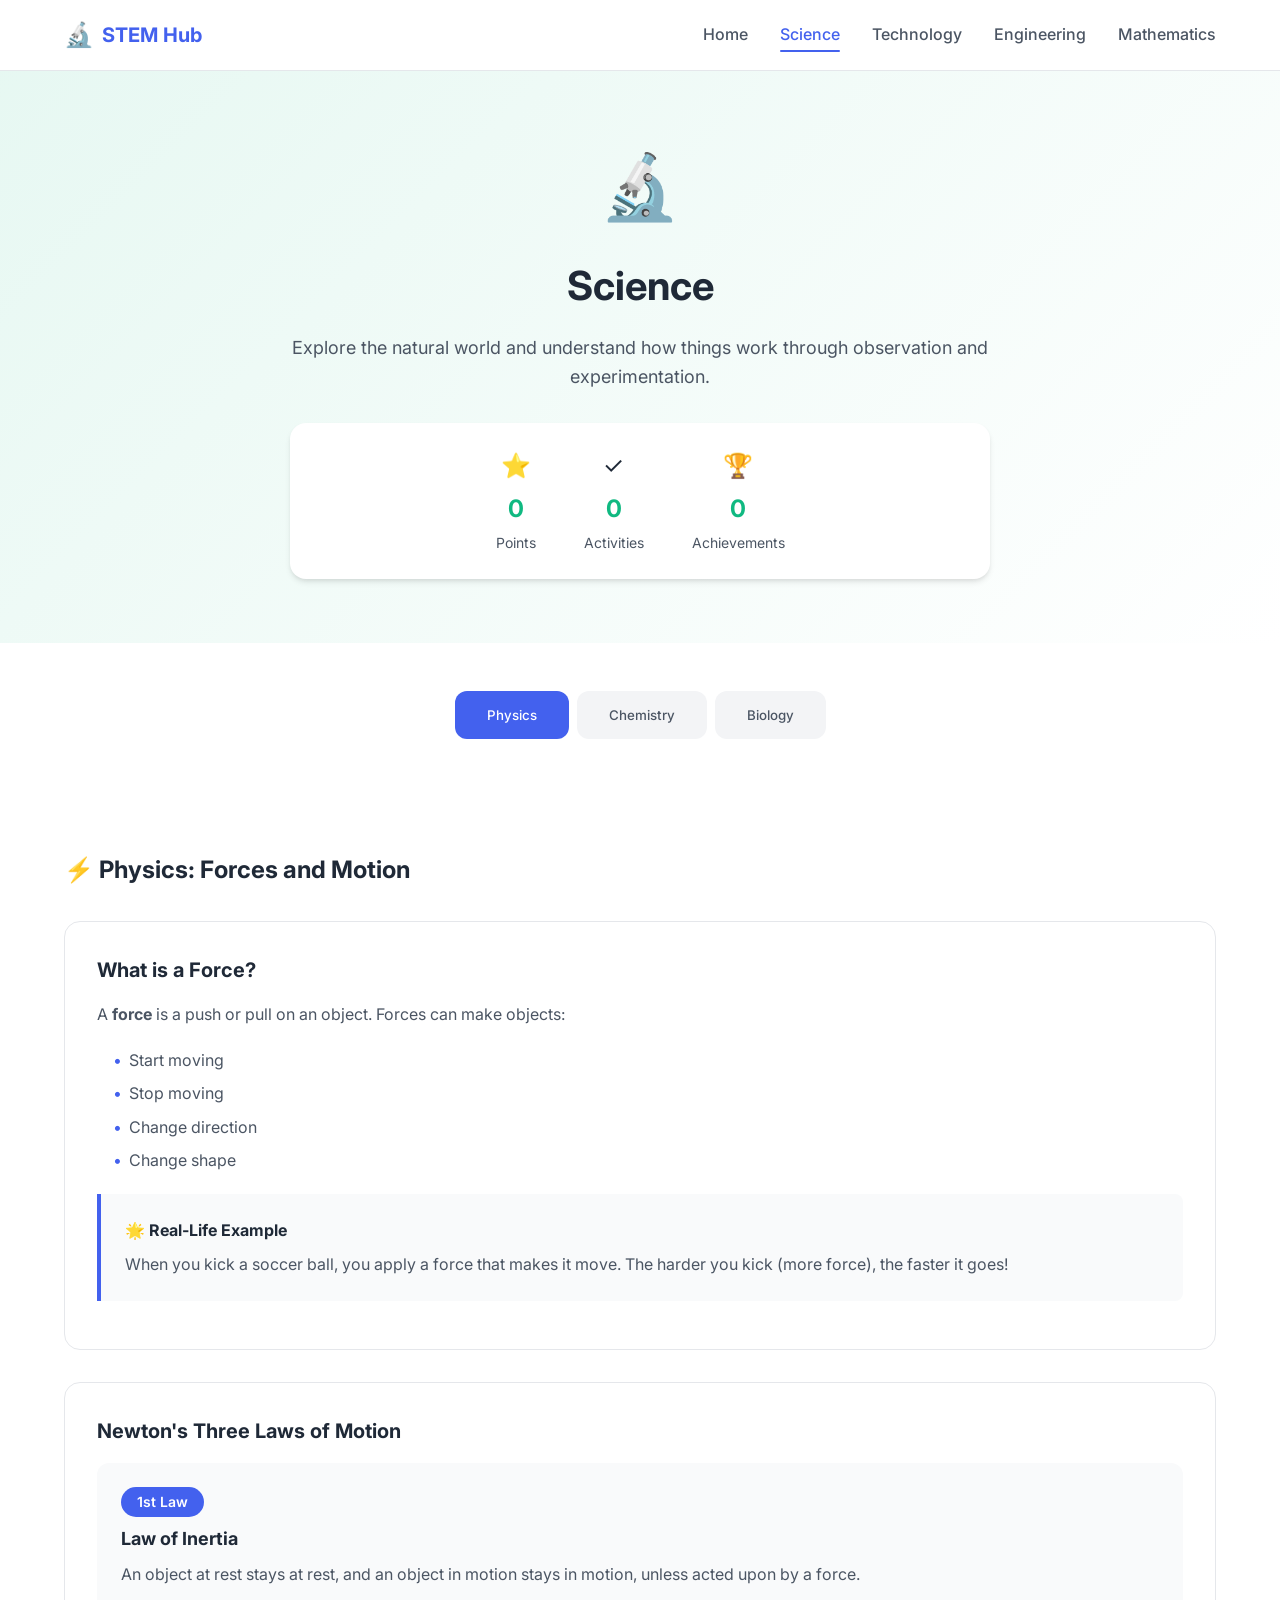
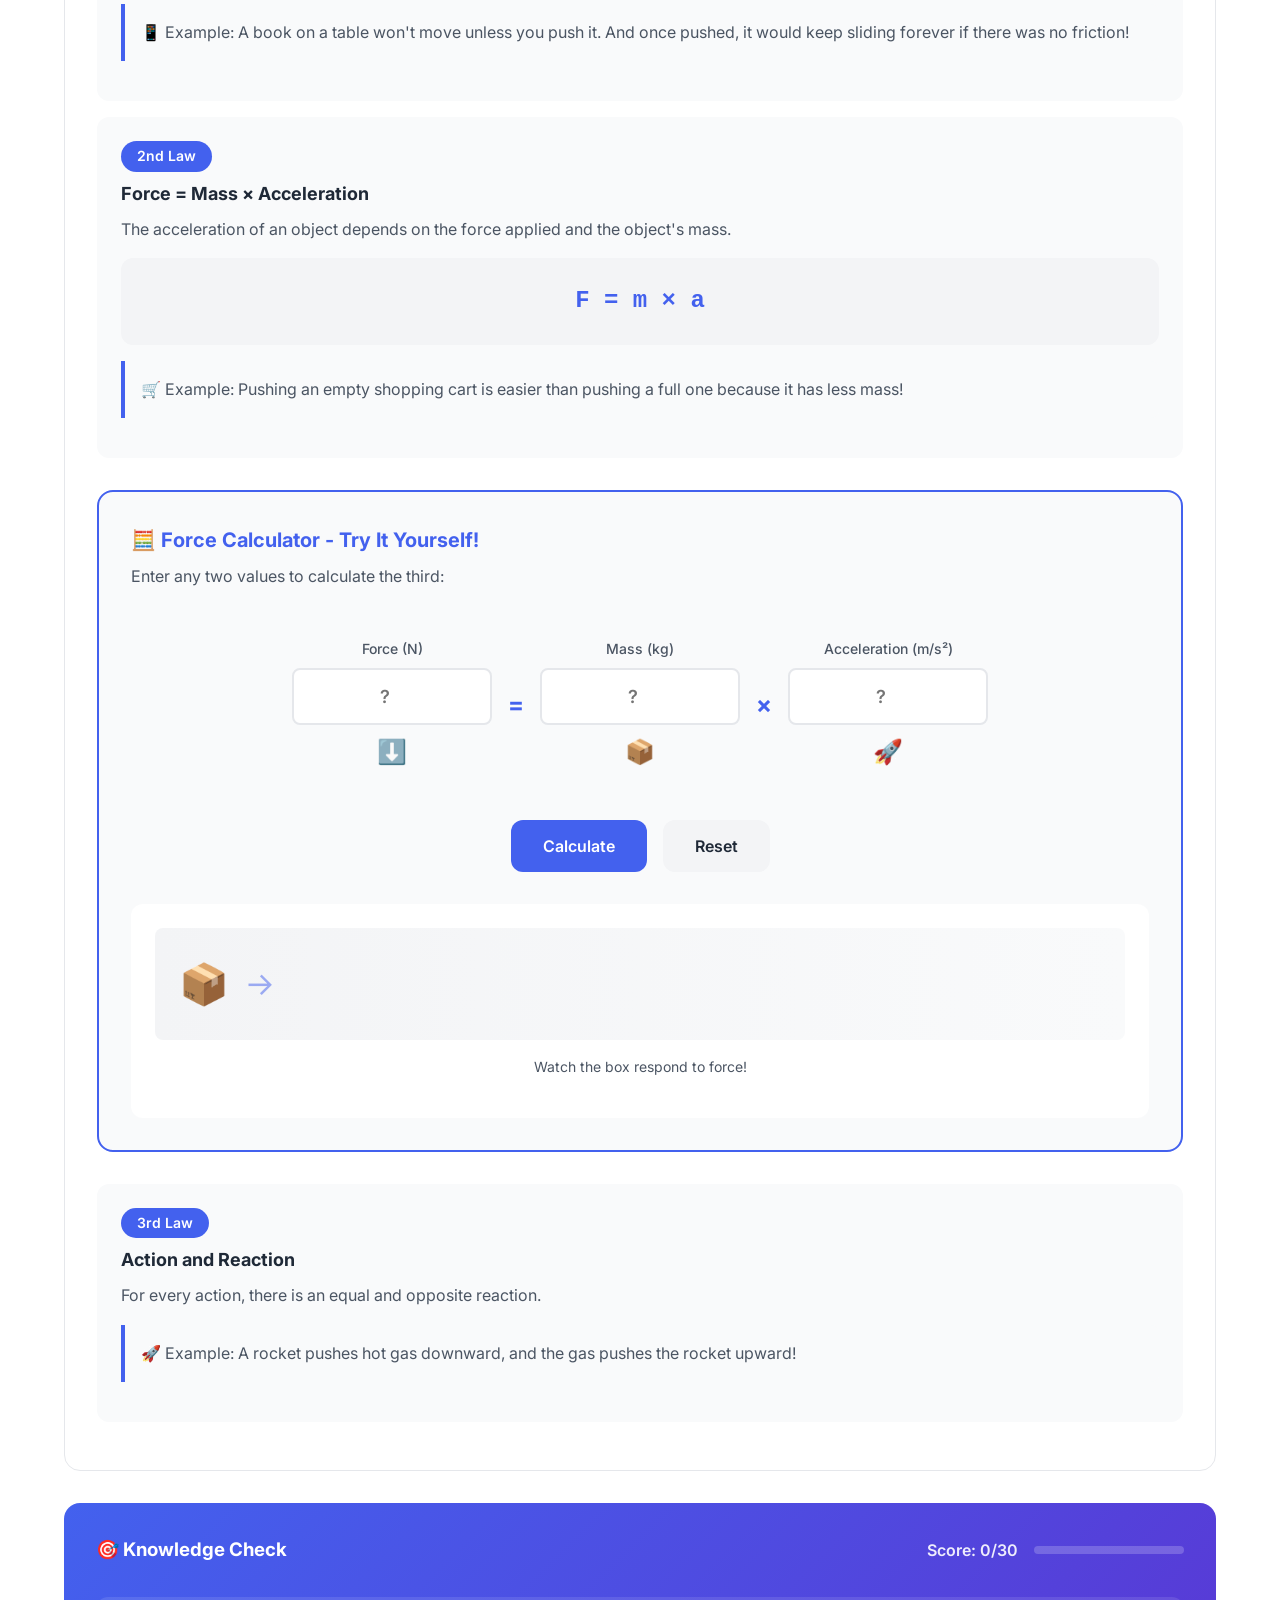
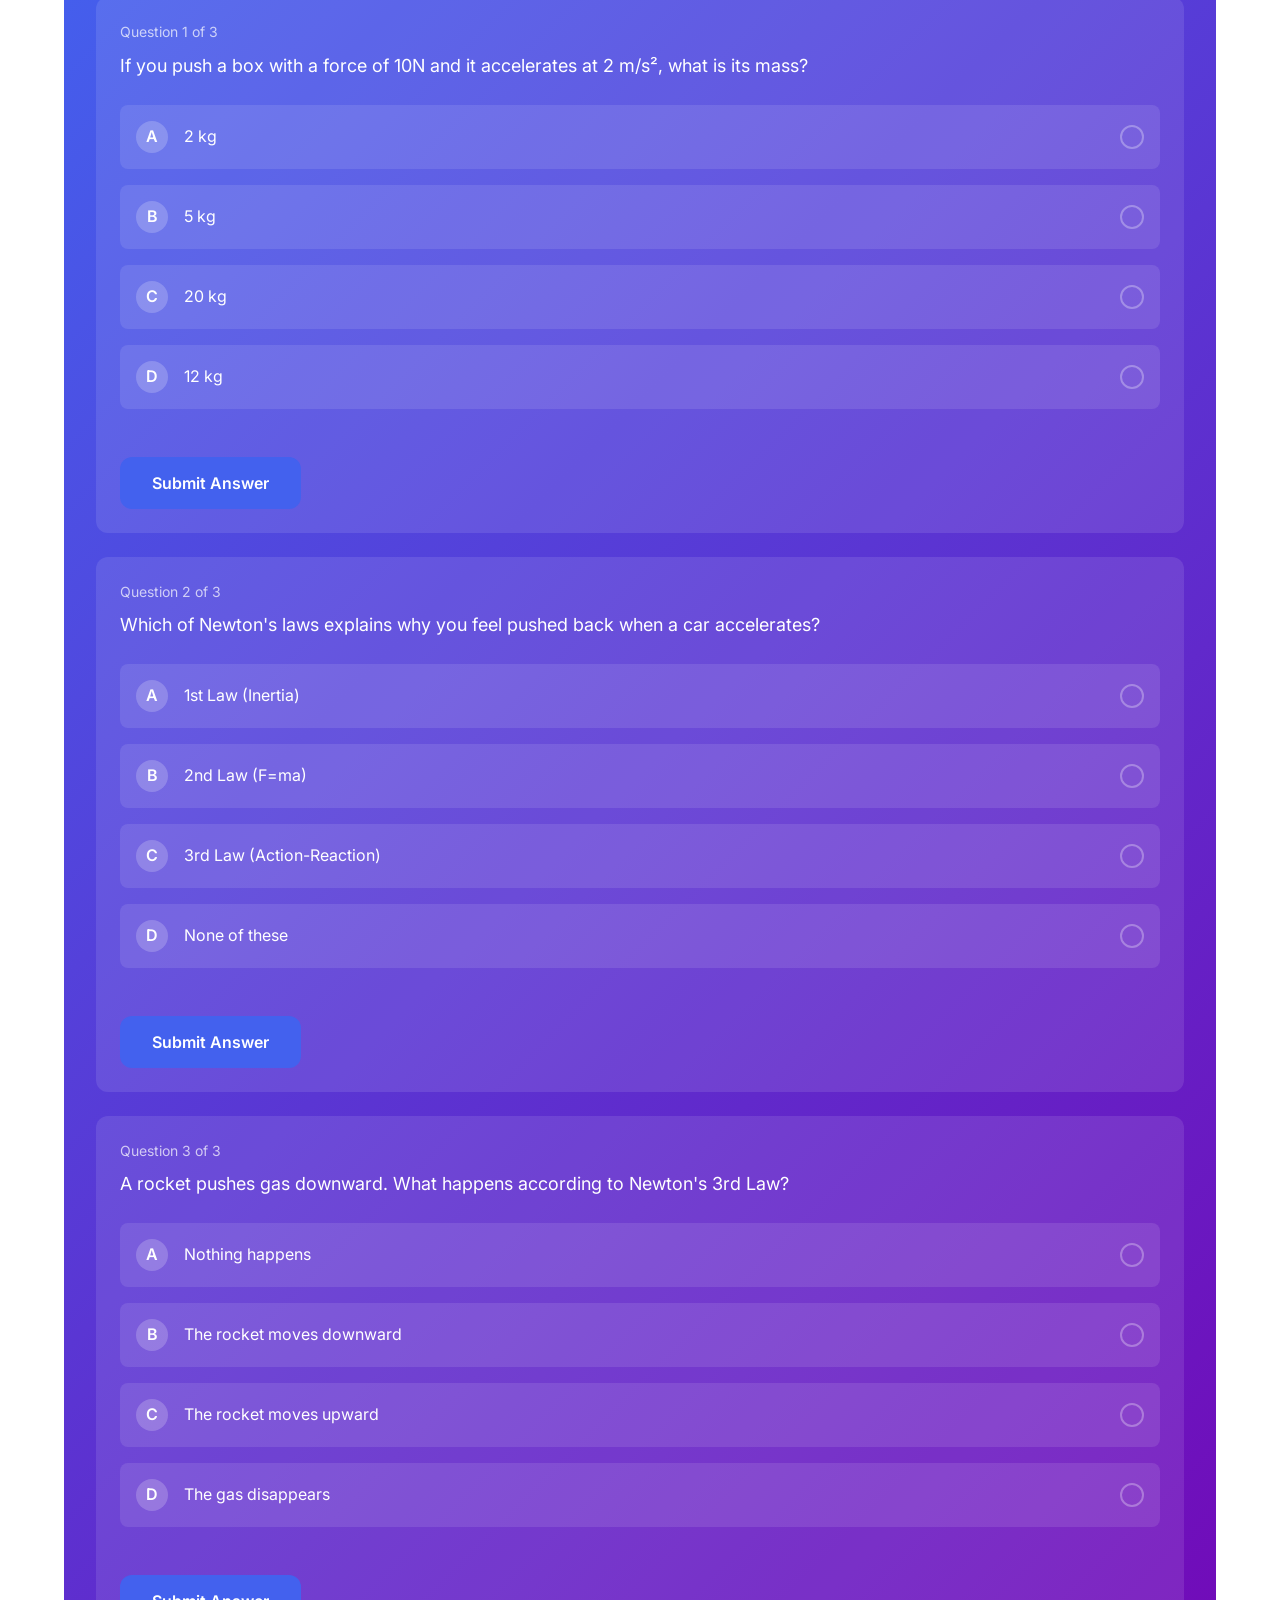
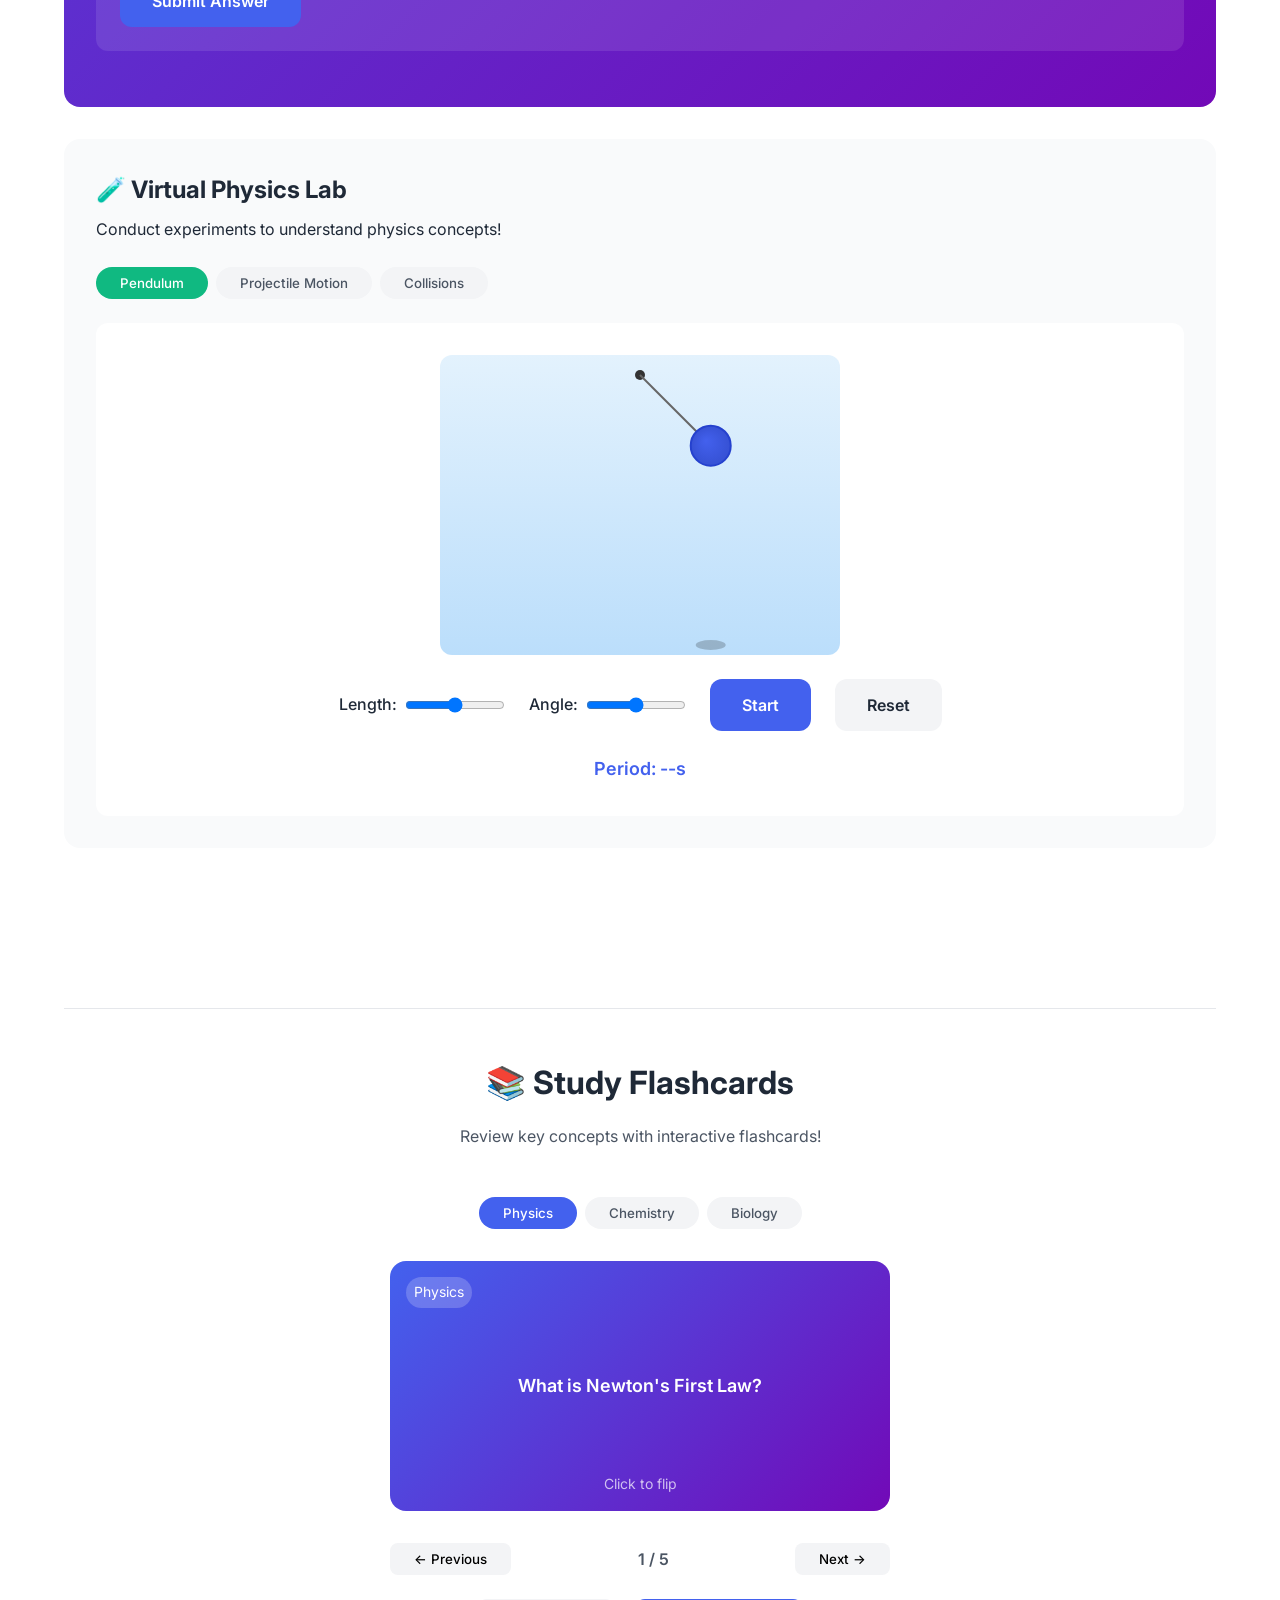
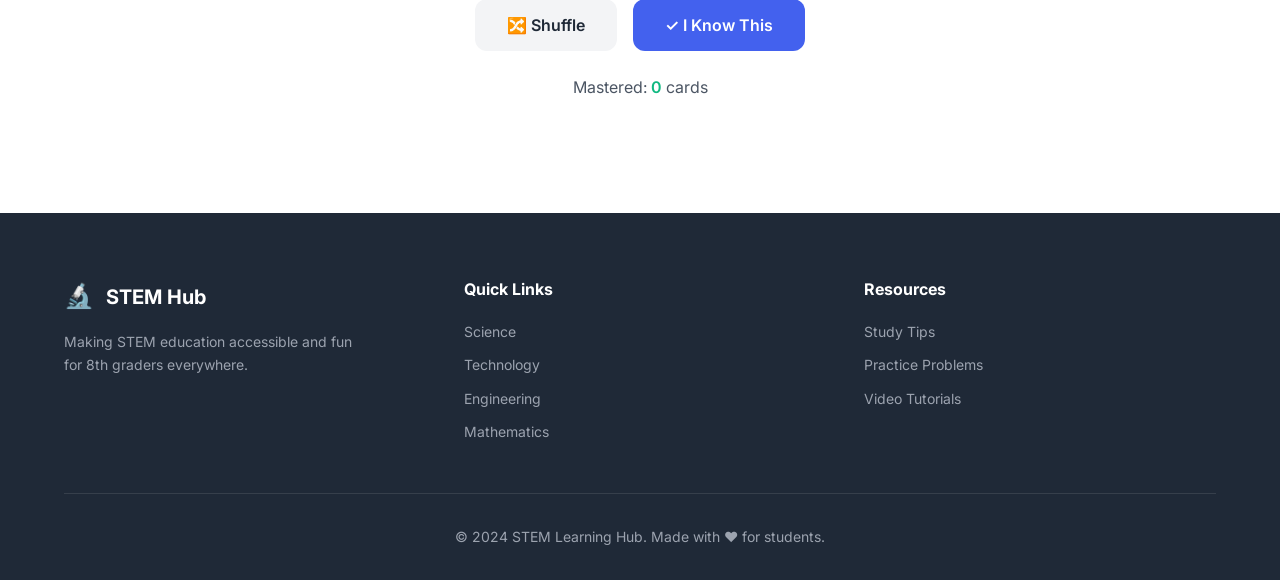
<file: science.html>
<!DOCTYPE html>
<html lang="en">
<head>
    <meta charset="UTF-8">
    <meta name="viewport" content="width=device-width, initial-scale=1.0">
    <title>Science | STEM Learning Hub</title>
    <link rel="stylesheet" href="css/styles.css">
    <link rel="stylesheet" href="css/science.css">
    <link href="https://fonts.googleapis.com/css2?family=Inter:wght@300;400;500;600;700&display=swap" rel="stylesheet">
</head>
<body>
    <!-- Navigation -->
    <nav class="navbar">
        <div class="nav-container">
            <a href="index.html" class="logo">
                <span class="logo-icon">🔬</span>
                <span class="logo-text">STEM Hub</span>
            </a>
            <button class="nav-toggle" aria-label="Toggle navigation">
                <span></span>
                <span></span>
                <span></span>
            </button>
            <ul class="nav-menu">
                <li><a href="index.html" class="nav-link">Home</a></li>
                <li><a href="science.html" class="nav-link active">Science</a></li>
                <li><a href="technology.html" class="nav-link">Technology</a></li>
                <li><a href="engineering.html" class="nav-link">Engineering</a></li>
                <li><a href="mathematics.html" class="nav-link">Mathematics</a></li>
            </ul>
        </div>
    </nav>

    <!-- Page Header -->
    <header class="page-header science-header">
        <div class="container">
            <div class="page-header-content">
                <span class="page-icon">🔬</span>
                <h1>Science</h1>
                <p>Explore the natural world and understand how things work through observation and experimentation.</p>
            </div>
        </div>
    </header>

    <!-- Main Content -->
    <main class="main-content">
        <div class="container">
            <!-- Topic Navigation -->
            <div class="topic-nav">
                <button class="topic-btn active" data-topic="physics">Physics</button>
                <button class="topic-btn" data-topic="chemistry">Chemistry</button>
                <button class="topic-btn" data-topic="biology">Biology</button>
            </div>

            <!-- Physics Section -->
            <section id="physics" class="topic-section active">
                <h2 class="topic-title">⚡ Physics: Forces and Motion</h2>
                
                <div class="lesson-card">
                    <h3>What is a Force?</h3>
                    <p>A <strong>force</strong> is a push or pull on an object. Forces can make objects:</p>
                    <ul class="concept-list">
                        <li>Start moving</li>
                        <li>Stop moving</li>
                        <li>Change direction</li>
                        <li>Change shape</li>
                    </ul>
                    
                    <div class="example-box">
                        <h4>🌟 Real-Life Example</h4>
                        <p>When you kick a soccer ball, you apply a force that makes it move. The harder you kick (more force), the faster it goes!</p>
                    </div>
                </div>

                <div class="lesson-card">
                    <h3>Newton's Three Laws of Motion</h3>
                    
                    <div class="law-card">
                        <div class="law-number">1st Law</div>
                        <h4>Law of Inertia</h4>
                        <p>An object at rest stays at rest, and an object in motion stays in motion, unless acted upon by a force.</p>
                        <div class="example-box small">
                            <p>📱 Example: A book on a table won't move unless you push it. And once pushed, it would keep sliding forever if there was no friction!</p>
                        </div>
                    </div>

                    <div class="law-card">
                        <div class="law-number">2nd Law</div>
                        <h4>Force = Mass × Acceleration</h4>
                        <p>The acceleration of an object depends on the force applied and the object's mass.</p>
                        <div class="formula-box large">
                            <span class="formula">F = m × a</span>
                        </div>
                        <div class="example-box small">
                            <p>🛒 Example: Pushing an empty shopping cart is easier than pushing a full one because it has less mass!</p>
                        </div>
                    </div>

                    <div class="law-card">
                        <div class="law-number">3rd Law</div>
                        <h4>Action and Reaction</h4>
                        <p>For every action, there is an equal and opposite reaction.</p>
                        <div class="example-box small">
                            <p>🚀 Example: A rocket pushes hot gas downward, and the gas pushes the rocket upward!</p>
                        </div>
                    </div>
                </div>

                <!-- Interactive Quiz (populated by JS) -->
                <div class="quiz-card">
                    <!-- Quiz content will be generated by JavaScript -->
                </div>
            </section>

            <!-- Chemistry Section -->
            <section id="chemistry" class="topic-section">
                <h2 class="topic-title">🧪 Chemistry: Matter and Reactions</h2>
                
                <div class="lesson-card">
                    <h3>States of Matter</h3>
                    <p>All matter exists in one of three main states:</p>
                    
                    <div class="states-grid">
                        <div class="state-card">
                            <div class="state-icon">🧊</div>
                            <h4>Solid</h4>
                            <p>Particles are tightly packed and vibrate in place.</p>
                            <p class="state-example">Examples: Ice, wood, metal</p>
                        </div>
                        <div class="state-card">
                            <div class="state-icon">💧</div>
                            <h4>Liquid</h4>
                            <p>Particles are close but can slide past each other.</p>
                            <p class="state-example">Examples: Water, oil, juice</p>
                        </div>
                        <div class="state-card">
                            <div class="state-icon">💨</div>
                            <h4>Gas</h4>
                            <p>Particles are spread apart and move freely.</p>
                            <p class="state-example">Examples: Air, steam, helium</p>
                        </div>
                    </div>
                </div>

                <div class="lesson-card">
                    <h3>The Periodic Table</h3>
                    <p>The periodic table organizes all known elements by their properties. Click on an element to learn more!</p>
                    
                    <div class="elements-showcase">
                        <!-- Elements will be enhanced by JavaScript -->
                        <div class="element-card" style="--element-color: #ff6b6b;">
                            <span class="element-number">1</span>
                            <span class="element-symbol">H</span>
                            <span class="element-name">Hydrogen</span>
                        </div>
                        <div class="element-card" style="--element-color: #ffd93d;">
                            <span class="element-number">6</span>
                            <span class="element-symbol">C</span>
                            <span class="element-name">Carbon</span>
                        </div>
                        <div class="element-card" style="--element-color: #6bcb77;">
                            <span class="element-number">8</span>
                            <span class="element-symbol">O</span>
                            <span class="element-name">Oxygen</span>
                        </div>
                        <div class="element-card" style="--element-color: #4d96ff;">
                            <span class="element-number">26</span>
                            <span class="element-symbol">Fe</span>
                            <span class="element-name">Iron</span>
                        </div>
                    </div>
                </div>

                <div class="lesson-card">
                    <h3>Chemical Reactions</h3>
                    <p>A chemical reaction occurs when substances combine or break apart to form new substances.</p>
                    
                    <div class="reaction-example">
                        <h4>Photosynthesis</h4>
                        <div class="reaction-equation">
                            <span class="reactant">6CO₂ + 6H₂O</span>
                            <span class="arrow">→</span>
                            <span class="product">C₆H₁₂O₆ + 6O₂</span>
                        </div>
                        <p class="reaction-words">Carbon Dioxide + Water → Glucose + Oxygen</p>
                        <p class="reaction-description">Plants use sunlight to convert carbon dioxide and water into sugar and oxygen!</p>
                    </div>
                </div>

                <!-- Chemistry Quiz (populated by JS) -->
                <div class="quiz-card">
                    <!-- Quiz content will be generated by JavaScript -->
                </div>
            </section>

            <!-- Biology Section -->
            <section id="biology" class="topic-section">
                <h2 class="topic-title">🧬 Biology: Life and Living Things</h2>
                
                <div class="lesson-card">
                    <h3>The Cell: Building Block of Life</h3>
                    <p>All living things are made of cells. There are two main types:</p>
                    
                    <div class="cell-comparison">
                        <div class="cell-type">
                            <h4>🦠 Prokaryotic Cells</h4>
                            <ul>
                                <li>No nucleus</li>
                                <li>Simple structure</li>
                                <li>Bacteria are prokaryotes</li>
                            </ul>
                        </div>
                        <div class="cell-type">
                            <h4>🔬 Eukaryotic Cells</h4>
                            <ul>
                                <li>Has a nucleus</li>
                                <li>Complex organelles</li>
                                <li>Animals, plants, fungi</li>
                            </ul>
                        </div>
                    </div>
                </div>

                <div class="lesson-card">
                    <h3>Cell Organelles</h3>
                    <p>Each part of a cell has a specific job, like workers in a factory. Click to explore!</p>
                    
                    <div class="organelle-grid">
                        <div class="organelle-card">
                            <div class="organelle-icon">🧠</div>
                            <h4>Nucleus</h4>
                            <p>The "brain" - contains DNA and controls the cell</p>
                        </div>
                        <div class="organelle-card">
                            <div class="organelle-icon">🔋</div>
                            <h4>Mitochondria</h4>
                            <p>The "powerhouse" - produces energy (ATP)</p>
                        </div>
                        <div class="organelle-card">
                            <div class="organelle-icon">🏭</div>
                            <h4>Ribosomes</h4>
                            <p>The "factory" - makes proteins</p>
                        </div>
                        <div class="organelle-card">
                            <div class="organelle-icon">🚚</div>
                            <h4>Endoplasmic Reticulum</h4>
                            <p>The "highway" - transports materials</p>
                        </div>
                    </div>
                </div>

                <div class="lesson-card">
                    <h3>DNA: The Code of Life</h3>
                    <p><strong>DNA (Deoxyribonucleic Acid)</strong> is the molecule that carries genetic information.</p>
                    
                    <div class="dna-info">
                        <div class="dna-visual">🧬</div>
                        <div class="dna-facts">
                            <h4>Key Facts:</h4>
                            <ul>
                                <li>Shaped like a twisted ladder (double helix)</li>
                                <li>Made of 4 bases: A, T, G, C</li>
                                <li>A pairs with T, G pairs with C</li>
                                <li>Contains instructions for making proteins</li>
                            </ul>
                        </div>
                    </div>
                </div>

                <!-- Biology Quiz (populated by JS) -->
                <div class="quiz-card">
                    <!-- Quiz content will be generated by JavaScript -->
                </div>
            </section>
        </div>
    </main>

    <!-- Footer -->
    <footer class="footer">
        <div class="container">
            <div class="footer-content">
                <div class="footer-brand">
                    <span class="logo-icon">🔬</span>
                    <span class="logo-text">STEM Hub</span>
                    <p>Making STEM education accessible and fun for 8th graders everywhere.</p>
                </div>
                <div class="footer-links">
                    <h4>Quick Links</h4>
                    <ul>
                        <li><a href="science.html">Science</a></li>
                        <li><a href="technology.html">Technology</a></li>
                        <li><a href="engineering.html">Engineering</a></li>
                        <li><a href="mathematics.html">Mathematics</a></li>
                    </ul>
                </div>
                <div class="footer-contact">
                    <h4>Resources</h4>
                    <ul>
                        <li><a href="#">Study Tips</a></li>
                        <li><a href="#">Practice Problems</a></li>
                        <li><a href="#">Video Tutorials</a></li>
                    </ul>
                </div>
            </div>
            <div class="footer-bottom">
                <p>&copy; 2024 STEM Learning Hub. Made with ❤️ for students.</p>
            </div>
        </div>
    </footer>

    <script src="js/script.js"></script>
    <script src="js/science.js"></script>
</body>
</html>
</file>
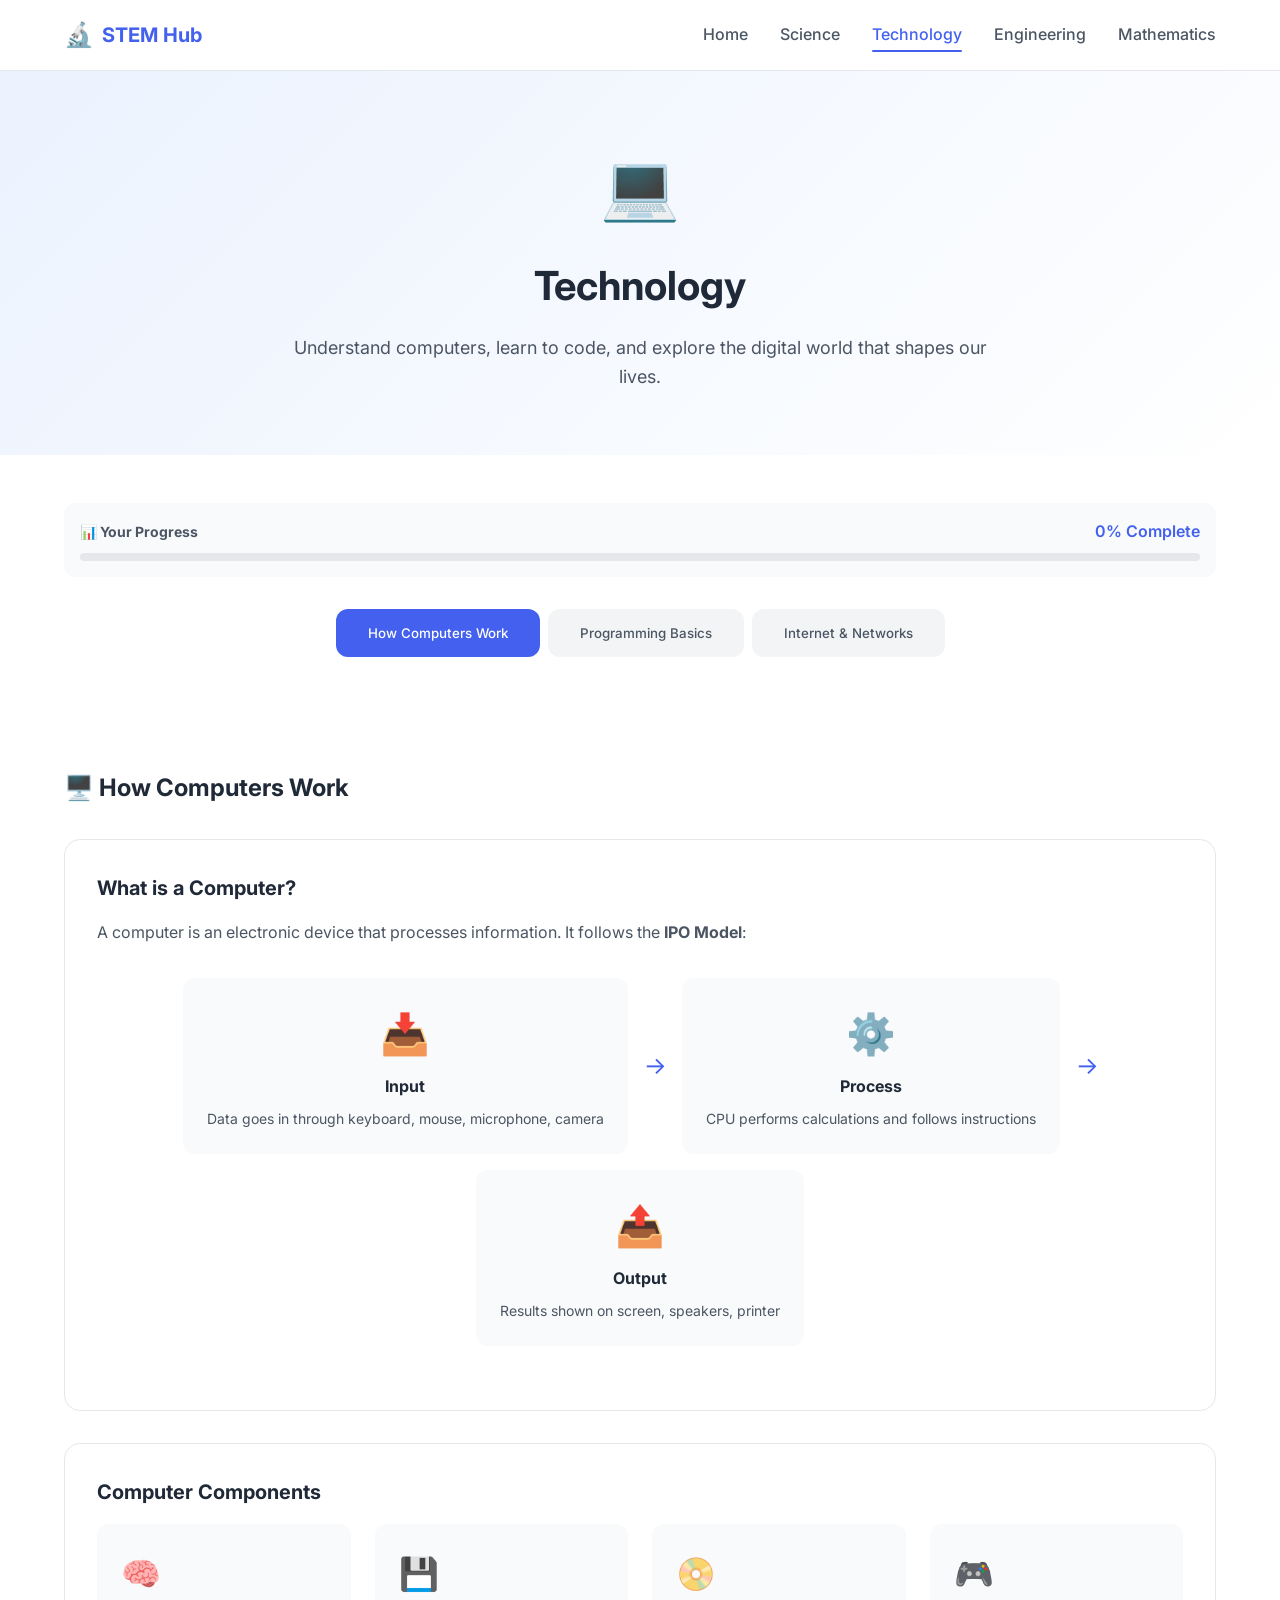
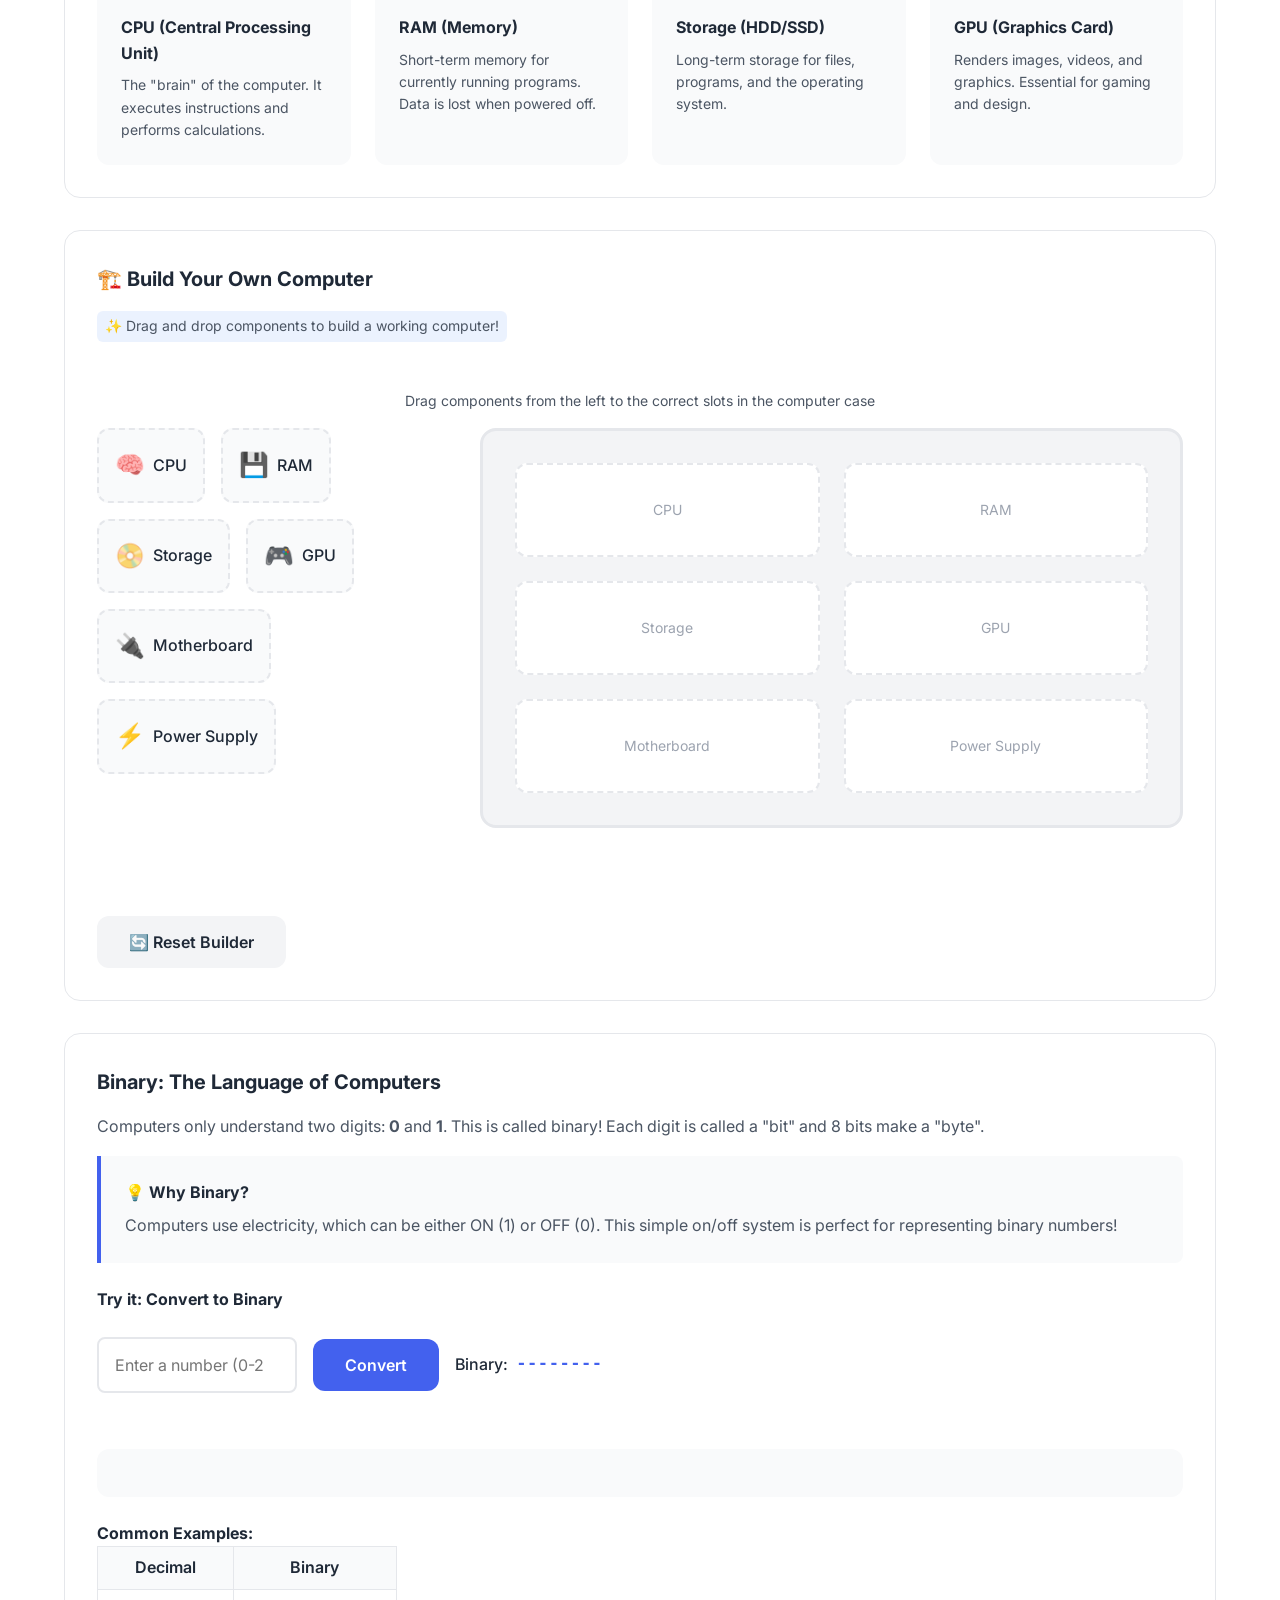
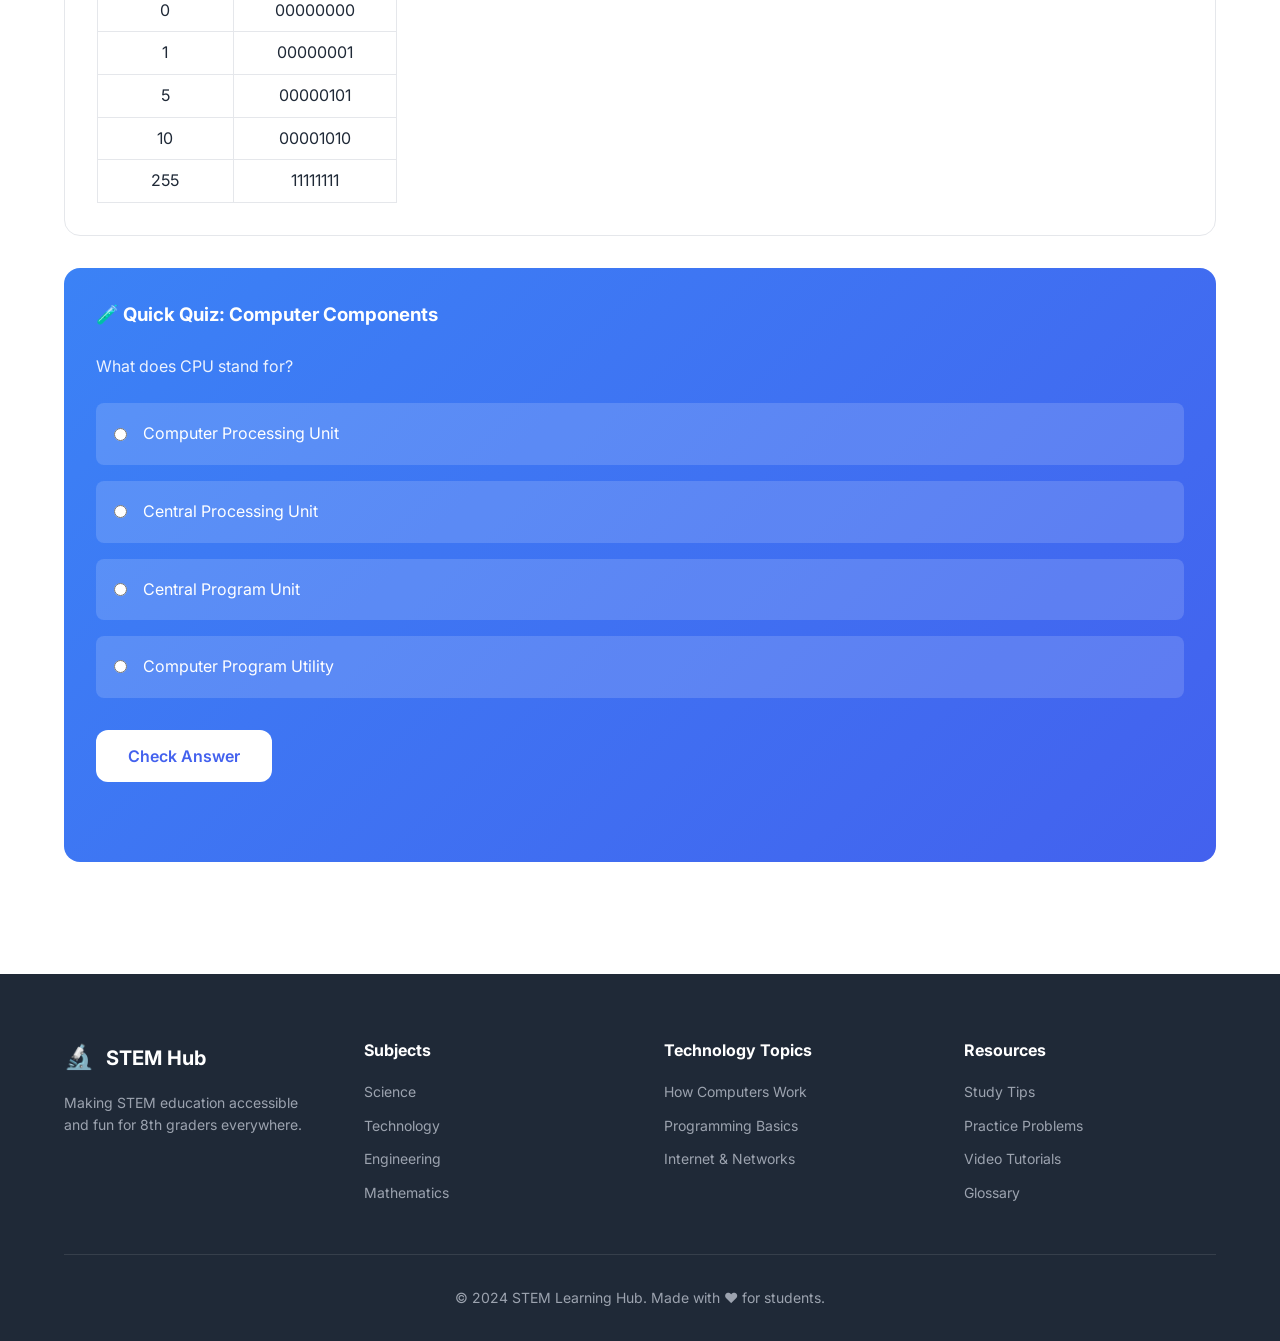
<file: technology.html>
<!DOCTYPE html>
<html lang="en">
<head>
    <meta charset="UTF-8">
    <meta name="viewport" content="width=device-width, initial-scale=1.0">
    <title>Technology | STEM Learning Hub</title>
    <link rel="stylesheet" href="css/styles.css">
    <link rel="stylesheet" href="css/technology.css">
    <link href="https://fonts.googleapis.com/css2?family=Inter:wght@300;400;500;600;700&display=swap" rel="stylesheet">
</head>
<body>
    <!-- Navigation -->
    <nav class="navbar">
        <div class="nav-container">
            <a href="index.html" class="logo">
                <span class="logo-icon">🔬</span>
                <span class="logo-text">STEM Hub</span>
            </a>
            <button class="nav-toggle" aria-label="Toggle navigation">
                <span></span>
                <span></span>
                <span></span>
            </button>
            <ul class="nav-menu">
                <li><a href="index.html" class="nav-link">Home</a></li>
                <li><a href="science.html" class="nav-link">Science</a></li>
                <li><a href="technology.html" class="nav-link active">Technology</a></li>
                <li><a href="engineering.html" class="nav-link">Engineering</a></li>
                <li><a href="mathematics.html" class="nav-link">Mathematics</a></li>
            </ul>
        </div>
    </nav>

    <!-- Page Header -->
    <header class="page-header technology-header">
        <div class="container">
            <div class="page-header-content">
                <span class="page-icon">💻</span>
                <h1>Technology</h1>
                <p>Understand computers, learn to code, and explore the digital world that shapes our lives.</p>
            </div>
        </div>
    </header>

    <!-- Main Content -->
    <main class="main-content">
        <div class="container">
            <!-- Progress Tracker -->
            <div class="learning-progress">
                <div class="learning-progress-header">
                    <h4>📊 Your Progress</h4>
                    <span class="learning-progress-text">0% Complete</span>
                </div>
                <div class="learning-progress-track">
                    <div class="learning-progress-bar"></div>
                </div>
            </div>

            <!-- Topic Navigation -->
            <div class="topic-nav">
                <button class="topic-btn active" data-topic="computers">How Computers Work</button>
                <button class="topic-btn" data-topic="programming">Programming Basics</button>
                <button class="topic-btn" data-topic="internet">Internet & Networks</button>
            </div>

            <!-- ==========================================
                 COMPUTERS SECTION
                 ========================================== -->
            <section id="computers" class="topic-section active">
                <h2 class="topic-title">🖥️ How Computers Work</h2>
                
                <!-- What is a Computer -->
                <div class="lesson-card">
                    <h3>What is a Computer?</h3>
                    <p>A computer is an electronic device that processes information. It follows the <strong>IPO Model</strong>:</p>
                    
                    <div class="ipo-model">
                        <div class="ipo-step">
                            <div class="ipo-icon">📥</div>
                            <h4>Input</h4>
                            <p>Data goes in through keyboard, mouse, microphone, camera</p>
                        </div>
                        <div class="ipo-arrow">→</div>
                        <div class="ipo-step">
                            <div class="ipo-icon">⚙️</div>
                            <h4>Process</h4>
                            <p>CPU performs calculations and follows instructions</p>
                        </div>
                        <div class="ipo-arrow">→</div>
                        <div class="ipo-step">
                            <div class="ipo-icon">📤</div>
                            <h4>Output</h4>
                            <p>Results shown on screen, speakers, printer</p>
                        </div>
                    </div>
                </div>

                <!-- Computer Components -->
                <div class="lesson-card">
                    <h3>Computer Components</h3>
                    
                    <div class="components-grid">
                        <div class="component-card" data-tooltip="The brain that runs all programs">
                            <div class="component-icon">🧠</div>
                            <h4>CPU (Central Processing Unit)</h4>
                            <p>The "brain" of the computer. It executes instructions and performs calculations.</p>
                        </div>
                        <div class="component-card" data-tooltip="Temporary memory for active programs">
                            <div class="component-icon">💾</div>
                            <h4>RAM (Memory)</h4>
                            <p>Short-term memory for currently running programs. Data is lost when powered off.</p>
                        </div>
                        <div class="component-card" data-tooltip="Saves your files permanently">
                            <div class="component-icon">📀</div>
                            <h4>Storage (HDD/SSD)</h4>
                            <p>Long-term storage for files, programs, and the operating system.</p>
                        </div>
                        <div class="component-card" data-tooltip="Renders images and videos">
                            <div class="component-icon">🎮</div>
                            <h4>GPU (Graphics Card)</h4>
                            <p>Renders images, videos, and graphics. Essential for gaming and design.</p>
                        </div>
                    </div>
                </div>

                <!-- Interactive Computer Builder -->
                <div class="lesson-card">
                    <h3>🏗️ Build Your Own Computer</h3>
                    <p class="interactive-hint">Drag and drop components to build a working computer!</p>
                    
                    <div id="computer-builder">
                        <p class="drag-hint">Drag components from the left to the correct slots in the computer case</p>
                        
                        <div class="builder-container">
                            <div class="computer-parts"></div>
                            <div class="computer-case"></div>
                        </div>
                        
                        <div id="component-info"></div>
                        <button id="reset-builder" class="btn btn-secondary">🔄 Reset Builder</button>
                    </div>
                </div>

                <!-- Binary Section -->
                <div class="lesson-card">
                    <h3>Binary: The Language of Computers</h3>
                    <p>Computers only understand two digits: <strong>0</strong> and <strong>1</strong>. This is called binary! Each digit is called a "bit" and 8 bits make a "byte".</p>
                    
                    <div class="example-box">
                        <h4>💡 Why Binary?</h4>
                        <p>Computers use electricity, which can be either ON (1) or OFF (0). This simple on/off system is perfect for representing binary numbers!</p>
                    </div>
                    
                    <div class="binary-demo">
                        <h4>Try it: Convert to Binary</h4>
                        <div class="binary-converter">
                            <input type="number" id="decimal-input" placeholder="Enter a number (0-255)" min="0" max="255">
                            <button class="btn btn-primary" id="convert-btn">Convert</button>
                            <div class="binary-result">
                                <span class="result-label">Binary:</span>
                                <span class="result-value" id="binary-output">--------</span>
                            </div>
                        </div>
                        
                        <!-- Visual Binary Display -->
                        <div id="binary-visual"></div>
                        
                        <!-- Conversion Steps -->
                        <div id="conversion-steps"></div>
                        
                        <div class="binary-examples">
                            <h4>Common Examples:</h4>
                            <table class="binary-table">
                                <tr>
                                    <th>Decimal</th>
                                    <th>Binary</th>
                                </tr>
                                <tr><td>0</td><td>00000000</td></tr>
                                <tr><td>1</td><td>00000001</td></tr>
                                <tr><td>5</td><td>00000101</td></tr>
                                <tr><td>10</td><td>00001010</td></tr>
                                <tr><td>255</td><td>11111111</td></tr>
                            </table>
                        </div>
                    </div>
                </div>

                <!-- Computer Quiz -->
                <div class="tech-quiz" data-answer="b">
                    <h3>🧪 Quick Quiz: Computer Components</h3>
                    <div class="quiz-question">
                        <p>What does CPU stand for?</p>
                    </div>
                    <div class="quiz-options">
                        <label class="quiz-option">
                            <input type="radio" name="cpu-quiz" value="a">
                            <span>Computer Processing Unit</span>
                        </label>
                        <label class="quiz-option">
                            <input type="radio" name="cpu-quiz" value="b">
                            <span>Central Processing Unit</span>
                        </label>
                        <label class="quiz-option">
                            <input type="radio" name="cpu-quiz" value="c">
                            <span>Central Program Unit</span>
                        </label>
                        <label class="quiz-option">
                            <input type="radio" name="cpu-quiz" value="d">
                            <span>Computer Program Utility</span>
                        </label>
                    </div>
                    <button class="btn btn-primary check-answer">Check Answer</button>
                    <div class="quiz-feedback"></div>
                </div>
            </section>

            <!-- ==========================================
                 PROGRAMMING SECTION
                 ========================================== -->
            <section id="programming" class="topic-section">
                <h2 class="topic-title">👨‍💻 Programming Basics</h2>
                
                <!-- What is Programming -->
                <div class="lesson-card">
                    <h3>What is Programming?</h3>
                    <p>Programming is writing instructions for a computer to follow. These instructions are called <strong>code</strong>, and people who write code are called <strong>programmers</strong> or <strong>developers</strong>.</p>
                    
                    <div class="example-box">
                        <h4>🍳 Think of it like a recipe!</h4>
                        <p>Just like a recipe tells you step-by-step how to make a cake, code tells a computer step-by-step how to complete a task. If you skip a step or make a mistake, the result won't be what you expected!</p>
                    </div>
                </div>

                <!-- Basic Programming Concepts -->
                <div class="lesson-card">
                    <h3>Basic Programming Concepts</h3>
                    <p>Every programming language uses these fundamental building blocks:</p>
                    
                    <div class="concept-cards">
                        <div class="code-concept">
                            <h4>📦 Variables</h4>
                            <p>Containers that store data (like labeled boxes)</p>
                            <div class="code-block">
                                <code>name = "Alex"</code>
                                <code>age = 13</code>
                                <code>score = 95.5</code>
                            </div>
                        </div>
                        
                        <div class="code-concept">
                            <h4>🔀 Conditionals</h4>
                            <p>Make decisions based on conditions (if/else)</p>
                            <div class="code-block">
                                <code>if score >= 90:</code>
                                <code>    print("Great job!")</code>
                                <code>else:</code>
                                <code>    print("Keep trying!")</code>
                            </div>
                        </div>
                        
                        <div class="code-concept">
                            <h4>🔄 Loops</h4>
                            <p>Repeat actions multiple times automatically</p>
                            <div class="code-block">
                                <code>for i in range(5):</code>
                                <code>    print("Hello!")</code>
                                <code># Prints Hello 5 times</code>
                            </div>
                        </div>
                        
                        <div class="code-concept">
                            <h4>🔧 Functions</h4>
                            <p>Reusable blocks of code you can call anytime</p>
                            <div class="code-block">
                                <code>def greet(name):</code>
                                <code>    print("Hi, " + name)</code>
                                <code></code>
                                <code>greet("Alex")</code>
                            </div>
                        </div>
                    </div>
                </div>

                <!-- Interactive Code Playground -->
                <div class="lesson-card">
                    <h3>🎮 Code Playground</h3>
                    <p class="interactive-hint">Practice writing real code and see it run!</p>
                    
                    <div id="code-playground">
                        <div class="playground-header">
                            <h4 class="challenge-title">Challenge 1: Hello World</h4>
                            <div class="challenge-nav">
                                <button class="prev-challenge">← Previous</button>
                                <button class="next-challenge">Next →</button>
                            </div>
                        </div>
                        
                        <p class="challenge-description">Print "Hello, World!" to the screen</p>
                        
                        <div class="playground-content">
                            <div class="editor-section">
                                <div class="section-label">📝 Your Code</div>
                                <textarea class="code-editor" spellcheck="false"></textarea>
                            </div>
                            <div class="output-section">
                                <div class="section-label">📤 Output</div>
                                <div class="code-output">// Output will appear here</div>
                            </div>
                        </div>
                        
                        <div class="playground-actions">
                            <button class="run-code-btn">▶️ Run Code</button>
                            <button class="hint-btn">💡 Hint</button>
                        </div>
                        
                        <div class="challenge-progress">
                            <div class="progress-dot active"></div>
                            <div class="progress-dot"></div>
                            <div class="progress-dot"></div>
                            <div class="progress-dot"></div>
                            <div class="progress-dot"></div>
                        </div>
                    </div>
                </div>

                <!-- Typing Challenge -->
                <div class="lesson-card">
                    <h3>⌨️ Code Typing Challenge</h3>
                    <p>Programmers need to type code quickly and accurately. Practice your skills!</p>
                    
                    <div id="typing-challenge">
                        <div class="typing-display">
                            <div class="display-text">Click "Start Challenge" to begin!</div>
                        </div>
                        
                        <input type="text" class="typing-input" placeholder="Start typing here..." disabled>
                        
                        <div class="typing-stats">
                            <div class="stat-item">
                                <span class="stat-label">Speed</span>
                                <span class="stat-value wpm-value">0</span>
                                <span class="stat-unit">WPM</span>
                            </div>
                            <div class="stat-item">
                                <span class="stat-label">Accuracy</span>
                                <span class="stat-value accuracy-value">100</span>
                                <span class="stat-unit">%</span>
                            </div>
                        </div>
                        
                        <button class="start-typing-btn">🚀 Start Challenge</button>
                        
                        <div class="typing-result"></div>
                    </div>
                </div>

                <!-- Programming Languages -->
                <div class="lesson-card">
                    <h3>Popular Programming Languages</h3>
                    <p>Different programming languages are used for different purposes. Here are some of the most popular ones:</p>
                    
                    <div class="languages-grid">
                        <div class="language-card">
                            <div class="language-icon">🐍</div>
                            <h4>Python</h4>
                            <p>Great for beginners! Used in AI, web development, and data science.</p>
                        </div>
                        <div class="language-card">
                            <div class="language-icon">🌐</div>
                            <h4>JavaScript</h4>
                            <p>Powers interactive websites. Runs in every web browser.</p>
                        </div>
                        <div class="language-card">
                            <div class="language-icon">☕</div>
                            <h4>Java</h4>
                            <p>Used for Android apps, games, and enterprise software.</p>
                        </div>
                        <div class="language-card">
                            <div class="language-icon">🎨</div>
                            <h4>Scratch</h4>
                            <p>Visual programming for beginners. Create games and animations!</p>
                        </div>
                        <div class="language-card">
                            <div class="language-icon">🎮</div>
                            <h4>C#</h4>
                            <p>Popular for game development with Unity engine.</p>
                        </div>
                        <div class="language-card">
                            <div class="language-icon">📱</div>
                            <h4>Swift</h4>
                            <p>Apple's language for iOS and Mac applications.</p>
                        </div>
                    </div>
                </div>

                <!-- Programming Quiz -->
                <div class="tech-quiz" data-answer="c">
                    <h3>🧪 Quick Quiz: Programming</h3>
                    <div class="quiz-question">
                        <p>What programming concept allows you to repeat code multiple times?</p>
                    </div>
                    <div class="quiz-options">
                        <label class="quiz-option">
                            <input type="radio" name="prog-quiz" value="a">
                            <span>Variables</span>
                        </label>
                        <label class="quiz-option">
                            <input type="radio" name="prog-quiz" value="b">
                            <span>Functions</span>
                        </label>
                        <label class="quiz-option">
                            <input type="radio" name="prog-quiz" value="c">
                            <span>Loops</span>
                        </label>
                        <label class="quiz-option">
                            <input type="radio" name="prog-quiz" value="d">
                            <span>Conditionals</span>
                        </label>
                    </div>
                    <button class="btn btn-primary check-answer">Check Answer</button>
                    <div class="quiz-feedback"></div>
                </div>
            </section>

            <!-- ==========================================
                 INTERNET SECTION
                 ========================================== -->
            <section id="internet" class="topic-section">
                <h2 class="topic-title">🌐 Internet & Networks</h2>
                
                <!-- What is the Internet -->
                <div class="lesson-card">
                    <h3>What is the Internet?</h3>
                    <p>The Internet is a global network of billions of computers connected together, sharing information. It's like a giant web that connects people, businesses, and computers all around the world!</p>
                    
                    <div class="internet-visual">
                        <div class="network-node">🏠 Your Home</div>
                        <div class="network-line"></div>
                        <div class="network-node">📡 ISP</div>
                        <div class="network-line"></div>
                        <div class="network-node">🌍 Internet</div>
                        <div class="network-line"></div>
                        <div class="network-node">🖥️ Website Server</div>
                    </div>
                    
                    <div class="example-box">
                        <h4>🤔 Did you know?</h4>
                        <p>The Internet was created in 1969 as a project called ARPANET. The World Wide Web (websites) wasn't invented until 1989 by Tim Berners-Lee!</p>
                    </div>
                </div>

                <!-- Network Packet Simulator -->
                <div class="lesson-card">
                    <h3>📡 Network Packet Simulator</h3>
                    <p class="interactive-hint">Watch how data travels across the internet in real-time!</p>
                    
                    <div id="network-simulation">
                        <div class="network-diagram">
                            <div class="network-node" data-node="your-device">
                                <span class="node-icon">📱</span>
                                <span class="node-label">Your Device</span>
                            </div>
                            <div class="network-node" data-node="router">
                                <span class="node-icon">📡</span>
                                <span class="node-label">Router</span>
                            </div>
                            <div class="network-node" data-node="isp">
                                <span class="node-icon">🏢</span>
                                <span class="node-label">ISP</span>
                            </div>
                            <div class="network-node" data-node="internet">
                                <span class="node-icon">🌍</span>
                                <span class="node-label">Internet</span>
                            </div>
                            <div class="network-node" data-node="server">
                                <span class="node-icon">🖥️</span>
                                <span class="node-label">Server</span>
                            </div>
                            <div class="packet-path"></div>
                        </div>
                        
                        <div class="simulation-controls">
                            <button class="send-packet-btn">📦 Send Data Packet</button>
                        </div>
                        
                        <div class="network-log">
                            <div class="log-entry">Click "Send Data Packet" to start the simulation...</div>
                        </div>
                    </div>
                </div>

                <!-- How Websites Work -->
                <div class="lesson-card">
                    <h3>How Websites Work</h3>
                    <p>When you visit a website, a lot happens behind the scenes in just milliseconds:</p>
                    
                    <div class="website-process">
                        <div class="process-step">
                            <div class="step-number">1</div>
                            <h4>You type a URL</h4>
                            <p>www.example.com</p>
                        </div>
                        <div class="process-step">
                            <div class="step-number">2</div>
                            <h4>DNS Lookup</h4>
                            <p>Translates URL to IP address</p>
                        </div>
                        <div class="process-step">
                            <div class="step-number">3</div>
                            <h4>Request Sent</h4>
                            <p>Your browser asks for the page</p>
                        </div>
                        <div class="process-step">
                            <div class="step-number">4</div>
                            <h4>Server Responds</h4>
                            <p>Sends HTML, CSS, JavaScript</p>
                        </div>
                        <div class="process-step">
                            <div class="step-number">5</div>
                            <h4>Page Displays</h4>
                            <p>Browser renders the website</p>
                        </div>
                    </div>
                    
                    <div class="example-box small">
                        <h4>📖 Key Terms</h4>
                        <p><strong>URL:</strong> Web address (Uniform Resource Locator)<br>
                        <strong>DNS:</strong> Domain Name System - like a phone book for the internet<br>
                        <strong>IP Address:</strong> A unique number that identifies each computer (like 192.168.1.1)</p>
                    </div>
                </div>

                <!-- Password Strength Checker -->
                <div class="lesson-card">
                    <h3>🔐 Password Strength Tester</h3>
                    <p>A strong password is your first line of defense online. Test how secure different passwords are!</p>
                    <p><em>(⚠️ Don't use your real passwords here - this is just for practice!)</em></p>
                    
                    <div id="password-checker">
                        <div class="password-input-group">
                            <input type="password" class="password-input" placeholder="Try a test password...">
                            <button class="toggle-password">👁️</button>
                        </div>
                        
                        <div class="strength-meter">
                            <div class="strength-bar">
                                <div class="strength-bar-fill"></div>
                            </div>
                            <div class="strength-text">Enter a password to test</div>
                        </div>
                        
                        <ul class="password-tips">
                            <li class="tip-warning">⚠️ Use at least 8 characters</li>
                            <li class="tip-warning">⚠️ Add uppercase letters (A-Z)</li>
                            <li class="tip-warning">⚠️ Add lowercase letters (a-z)</li>
                            <li class="tip-warning">⚠️ Add numbers (0-9)</li>
                            <li class="tip-warning">⚠️ Add special characters (!@#$%...)</li>
                        </ul>
                    </div>
                </div>

                <!-- Digital Safety Tips -->
                <div class="lesson-card safety-card">
                    <h3>🔒 Digital Safety Tips</h3>
                    <p>Staying safe online is just as important as staying safe in the real world. Follow these tips:</p>
                    
                    <div class="safety-tips">
                        <div class="safety-tip">
                            <span class="tip-icon">🔐</span>
                            <div>
                                <h4>Use Strong Passwords</h4>
                                <p>Mix uppercase, lowercase, numbers, and symbols. Never share your password with anyone!</p>
                            </div>
                        </div>
                        <div class="safety-tip">
                            <span class="tip-icon">🎣</span>
                            <div>
                                <h4>Beware of Phishing</h4>
                                <p>Don't click suspicious links or download unknown attachments. Scammers try to trick you!</p>
                            </div>
                        </div>
                        <div class="safety-tip">
                            <span class="tip-icon">👤</span>
                            <div>
                                <h4>Protect Personal Info</h4>
                                <p>Never share your full name, address, school, or phone number with strangers online.</p>
                            </div>
                        </div>
                        <div class="safety-tip">
                            <span class="tip-icon">✅</span>
                            <div>
                                <h4>Verify Sources</h4>
                                <p>Not everything online is true. Check multiple reliable sources before believing information.</p>
                            </div>
                        </div>
                        <div class="safety-tip">
                            <span class="tip-icon">🔄</span>
                            <div>
                                <h4>Keep Software Updated</h4>
                                <p>Updates often include security fixes. Keep your devices and apps up to date!</p>
                            </div>
                        </div>
                        <div class="safety-tip">
                            <span class="tip-icon">🛡️</span>
                            <div>
                                <h4>Use Two-Factor Authentication</h4>
                                <p>Add an extra layer of security by requiring a code sent to your phone.</p>
                            </div>
                        </div>
                    </div>
                </div>

                <!-- Internet Quiz -->
                <div class="tech-quiz" data-answer="b">
                    <h3>🧪 Quick Quiz: Internet Safety</h3>
                    <div class="quiz-question">
                        <p>What is "phishing"?</p>
                    </div>
                    <div class="quiz-options">
                        <label class="quiz-option">
                            <input type="radio" name="internet-quiz" value="a">
                            <span>A type of online game</span>
                        </label>
                        <label class="quiz-option">
                            <input type="radio" name="internet-quiz" value="b">
                            <span>A scam that tricks people into revealing personal information</span>
                        </label>
                        <label class="quiz-option">
                            <input type="radio" name="internet-quiz" value="c">
                            <span>A method to speed up internet connection</span>
                        </label>
                        <label class="quiz-option">
                            <input type="radio" name="internet-quiz" value="d">
                            <span>A programming language</span>
                        </label>
                    </div>
                    <button class="btn btn-primary check-answer">Check Answer</button>
                    <div class="quiz-feedback"></div>
                </div>

                <!-- Additional Internet Facts -->
                <div class="lesson-card">
                    <h3>🌟 Fun Internet Facts</h3>
                    
                    <div class="facts-grid">
                        <div class="fact-item">
                            <span class="fact-icon">📧</span>
                            <div class="fact-content">
                                <h4>First Email</h4>
                                <p>The first email was sent in 1971 by Ray Tomlinson. He also chose the @ symbol!</p>
                            </div>
                        </div>
                        <div class="fact-item">
                            <span class="fact-icon">🌐</span>
                            <div class="fact-content">
                                <h4>Websites</h4>
                                <p>There are over 1.9 billion websites on the internet, but only about 400 million are active.</p>
                            </div>
                        </div>
                        <div class="fact-item">
                            <span class="fact-icon">📹</span>
                            <div class="fact-content">
                                <h4>YouTube</h4>
                                <p>Over 500 hours of video are uploaded to YouTube every single minute!</p>
                            </div>
                        </div>
                        <div class="fact-item">
                            <span class="fact-icon">🔍</span>
                            <div class="fact-content">
                                <h4>Google Searches</h4>
                                <p>Google processes over 8.5 billion searches per day - that's about 99,000 every second!</p>
                            </div>
                        </div>
                    </div>
                </div>
            </section>

        </div>
    </main>

    <!-- Footer -->
    <footer class="footer">
        <div class="container">
            <div class="footer-content">
                <div class="footer-brand">
                    <span class="logo-icon">🔬</span>
                    <span class="logo-text">STEM Hub</span>
                    <p>Making STEM education accessible and fun for 8th graders everywhere.</p>
                </div>
                <div class="footer-links">
                    <h4>Subjects</h4>
                    <ul>
                        <li><a href="science.html">Science</a></li>
                        <li><a href="technology.html">Technology</a></li>
                        <li><a href="engineering.html">Engineering</a></li>
                        <li><a href="mathematics.html">Mathematics</a></li>
                    </ul>
                </div>
                <div class="footer-links">
                    <h4>Technology Topics</h4>
                    <ul>
                        <li><a href="#computers">How Computers Work</a></li>
                        <li><a href="#programming">Programming Basics</a></li>
                        <li><a href="#internet">Internet & Networks</a></li>
                    </ul>
                </div>
                <div class="footer-contact">
                    <h4>Resources</h4>
                    <ul>
                        <li><a href="#">Study Tips</a></li>
                        <li><a href="#">Practice Problems</a></li>
                        <li><a href="#">Video Tutorials</a></li>
                        <li><a href="#">Glossary</a></li>
                    </ul>
                </div>
            </div>
            <div class="footer-bottom">
                <p>&copy; 2024 STEM Learning Hub. Made with ❤️ for students.</p>
            </div>
        </div>
    </footer>

    <!-- Scripts -->
    <script src="js/script.js"></script>
    <script src="js/technology.js"></script>
</body>
</html>
</file>
<file: css/styles.css>
/* =========================================
   STEM Learning Hub - Main Stylesheet
   Minimal, clean design for 8th graders
   ========================================= */

/* CSS Variables */
:root {
    /* Colors */
    --primary-color: #4361ee;
    --primary-dark: #3651d4;
    --secondary-color: #7209b7;
    
    /* Subject Colors */
    --science-color: #10b981;
    --technology-color: #3b82f6;
    --engineering-color: #f59e0b;
    --mathematics-color: #ef4444;
    
    /* Neutral Colors */
    --text-primary: #1f2937;
    --text-secondary: #4b5563;
    --text-light: #9ca3af;
    --bg-primary: #ffffff;
    --bg-secondary: #f9fafb;
    --bg-tertiary: #f3f4f6;
    --border-color: #e5e7eb;
    
    /* Spacing */
    --spacing-xs: 0.25rem;
    --spacing-sm: 0.5rem;
    --spacing-md: 1rem;
    --spacing-lg: 1.5rem;
    --spacing-xl: 2rem;
    --spacing-2xl: 3rem;
    --spacing-3xl: 4rem;
    
    /* Typography */
    --font-family: 'Inter', -apple-system, BlinkMacSystemFont, 'Segoe UI', Roboto, sans-serif;
    --font-size-sm: 0.875rem;
    --font-size-base: 1rem;
    --font-size-lg: 1.125rem;
    --font-size-xl: 1.25rem;
    --font-size-2xl: 1.5rem;
    --font-size-3xl: 2rem;
    --font-size-4xl: 2.5rem;
    
    /* Border Radius */
    --radius-sm: 0.375rem;
    --radius-md: 0.5rem;
    --radius-lg: 0.75rem;
    --radius-xl: 1rem;
    --radius-full: 9999px;
    
    /* Shadows */
    --shadow-sm: 0 1px 2px 0 rgba(0, 0, 0, 0.05);
    --shadow-md: 0 4px 6px -1px rgba(0, 0, 0, 0.1), 0 2px 4px -1px rgba(0, 0, 0, 0.06);
    --shadow-lg: 0 10px 15px -3px rgba(0, 0, 0, 0.1), 0 4px 6px -2px rgba(0, 0, 0, 0.05);
    
    /* Transitions */
    --transition-fast: 150ms ease;
    --transition-base: 250ms ease;
    --transition-slow: 350ms ease;
}

/* Reset & Base Styles */
*, *::before, *::after {
    box-sizing: border-box;
    margin: 0;
    padding: 0;
}

html {
    scroll-behavior: smooth;
}

body {
    font-family: var(--font-family);
    font-size: var(--font-size-base);
    line-height: 1.6;
    color: var(--text-primary);
    background-color: var(--bg-primary);
    min-height: 100vh;
}

a {
    text-decoration: none;
    color: inherit;
}

ul, ol {
    list-style: none;
}

img {
    max-width: 100%;
    height: auto;
}

button {
    font-family: inherit;
    cursor: pointer;
    border: none;
    background: none;
}

input {
    font-family: inherit;
}

/* Container */
.container {
    width: 100%;
    max-width: 1200px;
    margin: 0 auto;
    padding: 0 var(--spacing-lg);
}

/* =========================================
   Navigation
   ========================================= */
.navbar {
    position: sticky;
    top: 0;
    z-index: 1000;
    background: var(--bg-primary);
    border-bottom: 1px solid var(--border-color);
    padding: var(--spacing-md) 0;
}

.nav-container {
    max-width: 1200px;
    margin: 0 auto;
    padding: 0 var(--spacing-lg);
    display: flex;
    justify-content: space-between;
    align-items: center;
}

.logo {
    display: flex;
    align-items: center;
    gap: var(--spacing-sm);
    font-weight: 700;
    font-size: var(--font-size-xl);
    color: var(--primary-color);
}

.logo-icon {
    font-size: 1.5rem;
}

.nav-menu {
    display: flex;
    gap: var(--spacing-xl);
}

.nav-link {
    font-weight: 500;
    color: var(--text-secondary);
    padding: var(--spacing-sm) 0;
    position: relative;
    transition: color var(--transition-fast);
}

.nav-link:hover,
.nav-link.active {
    color: var(--primary-color);
}

.nav-link.active::after {
    content: '';
    position: absolute;
    bottom: 0;
    left: 0;
    right: 0;
    height: 2px;
    background: var(--primary-color);
    border-radius: var(--radius-full);
}

/* Mobile Navigation Toggle */
.nav-toggle {
    display: none;
    flex-direction: column;
    gap: 5px;
    padding: var(--spacing-sm);
}

.nav-toggle span {
    display: block;
    width: 24px;
    height: 2px;
    background: var(--text-primary);
    transition: var(--transition-fast);
}

/* =========================================
   Hero Section
   ========================================= */
.hero {
    padding: var(--spacing-3xl) 0;
    background: linear-gradient(135deg, var(--bg-secondary) 0%, var(--bg-primary) 100%);
    position: relative;
    overflow: hidden;
}

.hero-content {
    max-width: 1200px;
    margin: 0 auto;
    padding: 0 var(--spacing-lg);
    text-align: center;
    position: relative;
    z-index: 1;
}

.hero-title {
    font-size: clamp(var(--font-size-2xl), 5vw, var(--font-size-4xl));
    font-weight: 700;
    margin-bottom: var(--spacing-lg);
    color: var(--text-primary);
}

.highlight {
    color: var(--primary-color);
}

.hero-subtitle {
    font-size: var(--font-size-lg);
    color: var(--text-secondary);
    max-width: 600px;
    margin: 0 auto var(--spacing-xl);
}

.hero-buttons {
    display: flex;
    gap: var(--spacing-md);
    justify-content: center;
    flex-wrap: wrap;
}

/* Floating Icons Animation */
.hero-illustration {
    position: absolute;
    top: 0;
    left: 0;
    right: 0;
    bottom: 0;
    pointer-events: none;
}

.floating-icons {
    position: relative;
    width: 100%;
    height: 100%;
}

.float-icon {
    position: absolute;
    font-size: 2rem;
    opacity: 0.3;
    animation: float 6s ease-in-out infinite;
}

.icon-1 { top: 10%; left: 10%; animation-delay: 0s; }
.icon-2 { top: 20%; right: 15%; animation-delay: 1s; }
.icon-3 { bottom: 30%; left: 8%; animation-delay: 2s; }
.icon-4 { bottom: 20%; right: 10%; animation-delay: 3s; }
.icon-5 { top: 40%; left: 20%; animation-delay: 4s; }
.icon-6 { top: 50%; right: 20%; animation-delay: 5s; }

@keyframes float {
    0%, 100% { transform: translateY(0) rotate(0deg); }
    50% { transform: translateY(-20px) rotate(5deg); }
}

/* =========================================
   Buttons
   ========================================= */
.btn {
    display: inline-flex;
    align-items: center;
    justify-content: center;
    padding: var(--spacing-md) var(--spacing-xl);
    font-weight: 600;
    font-size: var(--font-size-base);
    border-radius: var(--radius-lg);
    transition: all var(--transition-fast);
}

.btn-primary {
    background: var(--primary-color);
    color: white;
}

.btn-primary:hover {
    background: var(--primary-dark);
    transform: translateY(-2px);
    box-shadow: var(--shadow-md);
}

.btn-secondary {
    background: var(--bg-tertiary);
    color: var(--text-primary);
}

.btn-secondary:hover {
    background: var(--border-color);
}

.btn-small {
    padding: var(--spacing-sm) var(--spacing-md);
    font-size: var(--font-size-sm);
}

/* =========================================
   Section Styles
   ========================================= */
section {
    padding: var(--spacing-3xl) 0;
}

.section-title {
    font-size: var(--font-size-3xl);
    font-weight: 700;
    text-align: center;
    margin-bottom: var(--spacing-md);
}

.section-description {
    text-align: center;
    color: var(--text-secondary);
    margin-bottom: var(--spacing-2xl);
}

/* =========================================
   About Section
   ========================================= */
.about-section {
    background: var(--bg-secondary);
}

.about-grid {
    display: grid;
    grid-template-columns: repeat(auto-fit, minmax(250px, 1fr));
    gap: var(--spacing-xl);
}

.about-card {
    background: var(--bg-primary);
    padding: var(--spacing-xl);
    border-radius: var(--radius-xl);
    text-align: center;
    box-shadow: var(--shadow-sm);
    transition: all var(--transition-base);
}

.about-card:hover {
    transform: translateY(-5px);
    box-shadow: var(--shadow-lg);
}

.about-icon {
    font-size: 3rem;
    margin-bottom: var(--spacing-md);
}

.about-card h3 {
    font-size: var(--font-size-xl);
    margin-bottom: var(--spacing-sm);
}

.about-card p {
    color: var(--text-secondary);
}

/* =========================================
   Subjects Section
   ========================================= */
.subjects-grid {
    display: grid;
    grid-template-columns: repeat(auto-fit, minmax(280px, 1fr));
    gap: var(--spacing-xl);
}

.subject-card {
    background: var(--bg-primary);
    border: 2px solid var(--border-color);
    border-radius: var(--radius-xl);
    padding: var(--spacing-xl);
    transition: all var(--transition-base);
    display: block;
}

.subject-card:hover {
    transform: translateY(-5px);
    box-shadow: var(--shadow-lg);
}

.subject-card.science { border-color: var(--science-color); }
.subject-card.technology { border-color: var(--technology-color); }
.subject-card.engineering { border-color: var(--engineering-color); }
.subject-card.mathematics { border-color: var(--mathematics-color); }

.subject-card.science:hover { background: rgba(16, 185, 129, 0.05); }
.subject-card.technology:hover { background: rgba(59, 130, 246, 0.05); }
.subject-card.engineering:hover { background: rgba(245, 158, 11, 0.05); }
.subject-card.mathematics:hover { background: rgba(239, 68, 68, 0.05); }

.subject-icon {
    font-size: 3rem;
    margin-bottom: var(--spacing-md);
}

.subject-card h3 {
    font-size: var(--font-size-xl);
    margin-bottom: var(--spacing-sm);
}

.subject-card > p {
    color: var(--text-secondary);
    margin-bottom: var(--spacing-md);
}

.subject-topics {
    margin-bottom: var(--spacing-lg);
}

.subject-topics li {
    padding: var(--spacing-xs) 0;
    color: var(--text-secondary);
    font-size: var(--font-size-sm);
}

.subject-topics li::before {
    content: '✓ ';
    color: var(--science-color);
}

.subject-card.technology .subject-topics li::before { color: var(--technology-color); }
.subject-card.engineering .subject-topics li::before { color: var(--engineering-color); }
.subject-card.mathematics .subject-topics li::before { color: var(--mathematics-color); }

.subject-link {
    font-weight: 600;
    color: var(--primary-color);
}

/* =========================================
   Facts Carousel
   ========================================= */
.facts-section {
    background: var(--bg-secondary);
}

.facts-carousel {
    position: relative;
    max-width: 600px;
    margin: 0 auto;
    min-height: 150px;
}

.fact-card {
    position: absolute;
    top: 0;
    left: 0;
    right: 0;
    background: var(--bg-primary);
    padding: var(--spacing-xl);
    border-radius: var(--radius-xl);
    text-align: center;
    box-shadow: var(--shadow-md);
    opacity: 0;
    transform: translateX(50px);
    transition: all var(--transition-base);
}

.fact-card.active {
    opacity: 1;
    transform: translateX(0);
}

.fact-icon {
    font-size: 3rem;
    margin-bottom: var(--spacing-md);
}

.fact-text {
    font-size: var(--font-size-lg);
    color: var(--text-primary);
}

.fact-dots {
    display: flex;
    justify-content: center;
    gap: var(--spacing-sm);
    margin-top: var(--spacing-xl);
}

.dot {
    width: 12px;
    height: 12px;
    border-radius: 50%;
    background: var(--border-color);
    transition: var(--transition-fast);
}

.dot.active {
    background: var(--primary-color);
}

/* =========================================
   Page Headers
   ========================================= */
.page-header {
    padding: var(--spacing-3xl) 0;
    text-align: center;
}

.page-header-content {
    max-width: 700px;
    margin: 0 auto;
}

.page-icon {
    font-size: 4rem;
    display: block;
    margin-bottom: var(--spacing-md);
}

.page-header h1 {
    font-size: var(--font-size-4xl);
    font-weight: 700;
    margin-bottom: var(--spacing-md);
}

.page-header p {
    font-size: var(--font-size-lg);
    color: var(--text-secondary);
}

/* Subject-specific header colors */
.science-header { background: linear-gradient(135deg, rgba(16, 185, 129, 0.1) 0%, var(--bg-primary) 100%); }
.technology-header { background: linear-gradient(135deg, rgba(59, 130, 246, 0.1) 0%, var(--bg-primary) 100%); }
.engineering-header { background: linear-gradient(135deg, rgba(245, 158, 11, 0.1) 0%, var(--bg-primary) 100%); }
.mathematics-header { background: linear-gradient(135deg, rgba(239, 68, 68, 0.1) 0%, var(--bg-primary) 100%); }

/* =========================================
   Main Content Area
   ========================================= */
.main-content {
    padding: var(--spacing-2xl) 0;
}

/* Topic Navigation */
.topic-nav {
    display: flex;
    gap: var(--spacing-sm);
    margin-bottom: var(--spacing-2xl);
    flex-wrap: wrap;
    justify-content: center;
}

.topic-btn {
    padding: var(--spacing-md) var(--spacing-xl);
    background: var(--bg-tertiary);
    border-radius: var(--radius-lg);
    font-weight: 500;
    color: var(--text-secondary);
    transition: all var(--transition-fast);
}

.topic-btn:hover {
    background: var(--border-color);
}

.topic-btn.active {
    background: var(--primary-color);
    color: white;
}

/* Topic Sections */
.topic-section {
    display: none;
}

.topic-section.active {
    display: block;
    animation: fadeIn 0.3s ease;
}

@keyframes fadeIn {
    from { opacity: 0; transform: translateY(10px); }
    to { opacity: 1; transform: translateY(0); }
}

.topic-title {
    font-size: var(--font-size-2xl);
    margin-bottom: var(--spacing-xl);
    color: var(--text-primary);
}

/* =========================================
   Lesson Cards
   ========================================= */
.lesson-card {
    background: var(--bg-primary);
    border: 1px solid var(--border-color);
    border-radius: var(--radius-xl);
    padding: var(--spacing-xl);
    margin-bottom: var(--spacing-xl);
}

.lesson-card h3 {
    font-size: var(--font-size-xl);
    margin-bottom: var(--spacing-md);
    color: var(--text-primary);
}

.lesson-card p {
    color: var(--text-secondary);
    margin-bottom: var(--spacing-md);
}

.concept-list {
    margin-left: var(--spacing-xl);
    margin-bottom: var(--spacing-md);
}

.concept-list li {
    position: relative;
    padding: var(--spacing-xs) 0;
    color: var(--text-secondary);
}

.concept-list li::before {
    content: '•';
    position: absolute;
    left: -1rem;
    color: var(--primary-color);
}

/* Example Box */
.example-box {
    background: var(--bg-secondary);
    border-left: 4px solid var(--primary-color);
    padding: var(--spacing-lg);
    border-radius: 0 var(--radius-md) var(--radius-md) 0;
    margin: var(--spacing-md) 0;
}

.example-box h4 {
    font-size: var(--font-size-base);
    margin-bottom: var(--spacing-sm);
    color: var(--text-primary);
}

.example-box p {
    margin: 0;
    color: var(--text-secondary);
}

.example-box.small {
    padding: var(--spacing-md);
}

/* Formula Box */
.formula-box {
    background: var(--bg-tertiary);
    padding: var(--spacing-lg);
    border-radius: var(--radius-lg);
    text-align: center;
    margin: var(--spacing-md) 0;
}

.formula {
    font-family: 'Courier New', monospace;
    font-size: var(--font-size-xl);
    font-weight: 600;
    color: var(--primary-color);
}

.formula-box.large .formula {
    font-size: var(--font-size-2xl);
}

/* =========================================
   Law Cards (Newton's Laws)
   ========================================= */
.law-card {
    background: var(--bg-secondary);
    border-radius: var(--radius-lg);
    padding: var(--spacing-lg);
    margin: var(--spacing-md) 0;
}

.law-number {
    display: inline-block;
    background: var(--primary-color);
    color: white;
    padding: var(--spacing-xs) var(--spacing-md);
    border-radius: var(--radius-full);
    font-weight: 600;
    font-size: var(--font-size-sm);
    margin-bottom: var(--spacing-sm);
}

.law-card h4 {
    font-size: var(--font-size-lg);
    margin-bottom: var(--spacing-sm);
}

/* =========================================
   Quiz Card
   ========================================= */
.quiz-card {
    background: linear-gradient(135deg, var(--primary-color) 0%, var(--secondary-color) 100%);
    border-radius: var(--radius-xl);
    padding: var(--spacing-xl);
    color: white;
}

.quiz-card h3 {
    color: white;
    margin-bottom: var(--spacing-lg);
}

.quiz-question p {
    color: rgba(255, 255, 255, 0.9);
}

.quiz-options {
    display: grid;
    gap: var(--spacing-sm);
    margin: var(--spacing-lg) 0;
}

.quiz-option {
    display: flex;
    align-items: center;
    gap: var(--spacing-md);
    background: rgba(255, 255, 255, 0.15);
    padding: var(--spacing-md);
    border-radius: var(--radius-md);
    cursor: pointer;
    transition: var(--transition-fast);
}

.quiz-option:hover {
    background: rgba(255, 255, 255, 0.25);
}

.quiz-option input {
    accent-color: white;
}

.quiz-option span {
    color: white;
}

.check-answer {
    background: white;
    color: var(--primary-color);
}

.check-answer:hover {
    background: var(--bg-secondary);
}

.quiz-feedback {
    margin-top: var(--spacing-md);
    font-weight: 500;
}

.quiz-feedback.correct {
    color: #4ade80;
}

.quiz-feedback.incorrect {
    color: #fbbf24;
}

/* =========================================
   States of Matter Grid
   ========================================= */
.states-grid {
    display: grid;
    grid-template-columns: repeat(auto-fit, minmax(200px, 1fr));
    gap: var(--spacing-lg);
    margin-top: var(--spacing-lg);
}

.state-card {
    background: var(--bg-secondary);
    padding: var(--spacing-lg);
    border-radius: var(--radius-lg);
    text-align: center;
}

.state-icon {
    font-size: 3rem;
    margin-bottom: var(--spacing-md);
}

.state-card h4 {
    margin-bottom: var(--spacing-sm);
}

.state-example {
    font-size: var(--font-size-sm);
    color: var(--text-light);
    margin-top: var(--spacing-sm);
}

/* =========================================
   Elements Showcase
   ========================================= */
.elements-showcase {
    display: flex;
    flex-wrap: wrap;
    gap: var(--spacing-md);
    justify-content: center;
    margin-top: var(--spacing-lg);
}

.element-card {
    width: 100px;
    height: 120px;
    background: var(--element-color, var(--primary-color));
    border-radius: var(--radius-lg);
    display: flex;
    flex-direction: column;
    align-items: center;
    justify-content: center;
    color: white;
    text-align: center;
    transition: transform var(--transition-fast);
}

.element-card:hover {
    transform: scale(1.1);
}

.element-number {
    font-size: var(--font-size-sm);
    opacity: 0.8;
}

.element-symbol {
    font-size: var(--font-size-2xl);
    font-weight: 700;
}

.element-name {
    font-size: var(--font-size-sm);
    opacity: 0.9;
}

/* =========================================
   Chemical Reaction
   ========================================= */
.reaction-example {
    background: var(--bg-secondary);
    padding: var(--spacing-xl);
    border-radius: var(--radius-lg);
    margin-top: var(--spacing-lg);
}

.reaction-equation {
    display: flex;
    align-items: center;
    justify-content: center;
    gap: var(--spacing-md);
    font-family: 'Courier New', monospace;
    font-size: var(--font-size-xl);
    margin: var(--spacing-md) 0;
    flex-wrap: wrap;
}

.arrow {
    font-size: var(--font-size-2xl);
    color: var(--primary-color);
}

.reaction-words {
    text-align: center;
    color: var(--text-light);
    font-size: var(--font-size-sm);
    margin-bottom: var(--spacing-md);
}

.reaction-description {
    text-align: center;
}

/* =========================================
   Cell Comparison
   ========================================= */
.cell-comparison {
    display: grid;
    grid-template-columns: repeat(auto-fit, minmax(250px, 1fr));
    gap: var(--spacing-lg);
    margin-top: var(--spacing-lg);
}

.cell-type {
    background: var(--bg-secondary);
    padding: var(--spacing-lg);
    border-radius: var(--radius-lg);
}

.cell-type h4 {
    margin-bottom: var(--spacing-md);
}

.cell-type ul {
    margin-left: var(--spacing-lg);
}

.cell-type li {
    position: relative;
    padding: var(--spacing-xs) 0;
    color: var(--text-secondary);
}

.cell-type li::before {
    content: '•';
    position: absolute;
    left: -1rem;
    color: var(--science-color);
}

/* =========================================
   Organelle Grid
   ========================================= */
.organelle-grid {
    display: grid;
    grid-template-columns: repeat(auto-fit, minmax(220px, 1fr));
    gap: var(--spacing-lg);
    margin-top: var(--spacing-lg);
}

.organelle-card {
    background: var(--bg-secondary);
    padding: var(--spacing-lg);
    border-radius: var(--radius-lg);
    text-align: center;
    transition: transform var(--transition-fast);
}

.organelle-card:hover {
    transform: translateY(-5px);
}

.organelle-icon {
    font-size: 2.5rem;
    margin-bottom: var(--spacing-md);
}

.organelle-card h4 {
    margin-bottom: var(--spacing-sm);
}

.organelle-card p {
    font-size: var(--font-size-sm);
    margin: 0;
}

/* =========================================
   DNA Info
   ========================================= */
.dna-info {
    display: flex;
    gap: var(--spacing-xl);
    align-items: center;
    flex-wrap: wrap;
    margin-top: var(--spacing-lg);
}

.dna-visual {
    font-size: 5rem;
    animation: spin 10s linear infinite;
}

@keyframes spin {
    from { transform: rotateY(0deg); }
    to { transform: rotateY(360deg); }
}

.dna-facts {
    flex: 1;
    min-width: 250px;
}

.dna-facts ul {
    margin-left: var(--spacing-lg);
}

.dna-facts li {
    position: relative;
    padding: var(--spacing-sm) 0;
    color: var(--text-secondary);
}

.dna-facts li::before {
    content: '→';
    position: absolute;
    left: -1.5rem;
    color: var(--science-color);
}

/* =========================================
   Technology Page Specific
   ========================================= */

/* IPO Model */
.ipo-model {
    display: flex;
    align-items: center;
    justify-content: center;
    gap: var(--spacing-md);
    margin: var(--spacing-xl) 0;
    flex-wrap: wrap;
}

.ipo-step {
    background: var(--bg-secondary);
    padding: var(--spacing-lg);
    border-radius: var(--radius-lg);
    text-align: center;
    min-width: 150px;
}

.ipo-icon {
    font-size: 2.5rem;
    margin-bottom: var(--spacing-sm);
}

.ipo-step h4 {
    margin-bottom: var(--spacing-sm);
}

.ipo-step p {
    font-size: var(--font-size-sm);
    margin: 0;
}

.ipo-arrow {
    font-size: var(--font-size-2xl);
    color: var(--primary-color);
}

/* Components Grid */
.components-grid {
    display: grid;
    grid-template-columns: repeat(auto-fit, minmax(250px, 1fr));
    gap: var(--spacing-lg);
}

.component-card {
    background: var(--bg-secondary);
    padding: var(--spacing-lg);
    border-radius: var(--radius-lg);
}

.component-icon {
    font-size: 2rem;
    margin-bottom: var(--spacing-md);
}

.component-card h4 {
    margin-bottom: var(--spacing-sm);
}

.component-card p {
    font-size: var(--font-size-sm);
    margin: 0;
}

/* Binary Converter */
.binary-demo {
    margin-top: var(--spacing-lg);
}

.binary-converter {
    display: flex;
    gap: var(--spacing-md);
    align-items: center;
    flex-wrap: wrap;
    margin: var(--spacing-lg) 0;
}

.binary-converter input {
    padding: var(--spacing-md);
    border: 2px solid var(--border-color);
    border-radius: var(--radius-md);
    font-size: var(--font-size-base);
    width: 200px;
}

.binary-converter input:focus {
    outline: none;
    border-color: var(--primary-color);
}

.binary-result {
    display: flex;
    align-items: center;
    gap: var(--spacing-sm);
}

.result-label {
    font-weight: 500;
}

.result-value {
    font-family: 'Courier New', monospace;
    font-size: var(--font-size-lg);
    color: var(--primary-color);
    font-weight: 600;
}

.binary-examples {
    margin-top: var(--spacing-lg);
}

.binary-table {
    width: 100%;
    max-width: 300px;
    border-collapse: collapse;
}

.binary-table th,
.binary-table td {
    padding: var(--spacing-sm) var(--spacing-md);
    text-align: center;
    border: 1px solid var(--border-color);
}

.binary-table th {
    background: var(--bg-secondary);
    font-weight: 600;
}

/* Code Concepts */
.concept-cards {
    display: grid;
    grid-template-columns: repeat(auto-fit, minmax(280px, 1fr));
    gap: var(--spacing-lg);
    margin-top: var(--spacing-lg);
}

.code-concept {
    background: var(--bg-secondary);
    padding: var(--spacing-lg);
    border-radius: var(--radius-lg);
}

.code-concept h4 {
    margin-bottom: var(--spacing-sm);
}

.code-concept p {
    font-size: var(--font-size-sm);
    margin-bottom: var(--spacing-md);
}

.code-block {
    background: #1e1e1e;
    padding: var(--spacing-md);
    border-radius: var(--radius-md);
    overflow-x: auto;
}

.code-block code {
    display: block;
    color: #9cdcfe;
    font-family: 'Courier New', monospace;
    font-size: var(--font-size-sm);
    line-height: 1.5;
}

/* Languages Grid */
.languages-grid {
    display: grid;
    grid-template-columns: repeat(auto-fit, minmax(200px, 1fr));
    gap: var(--spacing-lg);
    margin-top: var(--spacing-lg);
}

.language-card {
    background: var(--bg-secondary);
    padding: var(--spacing-lg);
    border-radius: var(--radius-lg);
    text-align: center;
    transition: transform var(--transition-fast);
}

.language-card:hover {
    transform: translateY(-5px);
}

.language-icon {
    font-size: 2.5rem;
    margin-bottom: var(--spacing-md);
}

.language-card h4 {
    margin-bottom: var(--spacing-sm);
}

.language-card p {
    font-size: var(--font-size-sm);
    margin: 0;
}

/* Internet Visual */
.internet-visual {
    display: flex;
    align-items: center;
    justify-content: center;
    gap: var(--spacing-sm);
    margin: var(--spacing-xl) 0;
    flex-wrap: wrap;
}

.network-node {
    background: var(--bg-tertiary);
    padding: var(--spacing-md) var(--spacing-lg);
    border-radius: var(--radius-lg);
    font-weight: 500;
    text-align: center;
}

.network-line {
    width: 40px;
    height: 3px;
    background: var(--primary-color);
}

/* Website Process */
.website-process {
    display: flex;
    flex-wrap: wrap;
    gap: var(--spacing-lg);
    justify-content: center;
    margin-top: var(--spacing-lg);
}

.process-step {
    background: var(--bg-secondary);
    padding: var(--spacing-lg);
    border-radius: var(--radius-lg);
    text-align: center;
    min-width: 150px;
    flex: 1;
}

.step-number {
    width: 40px;
    height: 40px;
    background: var(--primary-color);
    color: white;
    border-radius: 50%;
    display: flex;
    align-items: center;
    justify-content: center;
    font-weight: 700;
    margin: 0 auto var(--spacing-md);
}

.process-step h4 {
    margin-bottom: var(--spacing-sm);
    font-size: var(--font-size-base);
}

.process-step p {
    font-size: var(--font-size-sm);
    margin: 0;
}

/* Safety Tips */
.safety-card {
    border: 2px solid var(--science-color);
}

.safety-tips {
    display: grid;
    gap: var(--spacing-md);
}

.safety-tip {
    display: flex;
    gap: var(--spacing-md);
    align-items: flex-start;
    padding: var(--spacing-md);
    background: var(--bg-secondary);
    border-radius: var(--radius-md);
}

.tip-icon {
    font-size: 1.5rem;
}

.safety-tip h4 {
    margin-bottom: var(--spacing-xs);
}

.safety-tip p {
    font-size: var(--font-size-sm);
    margin: 0;
}

/* =========================================
   Engineering Page Specific
   ========================================= */

/* Design Process */
.design-process {
    position: relative;
    padding-left: var(--spacing-xl);
}

.design-step {
    display: flex;
    gap: var(--spacing-lg);
    margin-bottom: var(--spacing-lg);
    position: relative;
}

.design-step::before {
    content: '';
    position: absolute;
    left: -1.25rem;
    top: 40px;
    bottom: -20px;
    width: 2px;
    background: var(--border-color);
}

.design-step:last-child::before {
    display: none;
}

.step-circle {
    width: 40px;
    height: 40px;
    background: var(--engineering-color);
    color: white;
    border-radius: 50%;
    display: flex;
    align-items: center;
    justify-content: center;
    font-weight: 700;
    flex-shrink: 0;
    position: relative;
    z-index: 1;
}

.step-content {
    flex: 1;
}

.step-content h4 {
    margin-bottom: var(--spacing-sm);
}

.step-content p {
    margin: 0;
}

/* Engineer Types */
.engineer-types {
    display: grid;
    grid-template-columns: repeat(auto-fit, minmax(200px, 1fr));
    gap: var(--spacing-lg);
    margin-top: var(--spacing-lg);
}

.engineer-card {
    background: var(--bg-secondary);
    padding: var(--spacing-lg);
    border-radius: var(--radius-lg);
    text-align: center;
    transition: transform var(--transition-fast);
}

.engineer-card:hover {
    transform: translateY(-5px);
}

.engineer-icon {
    font-size: 2.5rem;
    margin-bottom: var(--spacing-md);
}

.engineer-card h4 {
    margin-bottom: var(--spacing-sm);
}

.engineer-card p {
    font-size: var(--font-size-sm);
    margin: 0;
}

/* Machines Grid */
.machines-grid {
    display: grid;
    grid-template-columns: repeat(auto-fit, minmax(300px, 1fr));
    gap: var(--spacing-lg);
    margin-bottom: var(--spacing-xl);
}

.machine-card {
    background: var(--bg-primary);
    border: 1px solid var(--border-color);
    padding: var(--spacing-lg);
    border-radius: var(--radius-lg);
}

.machine-icon {
    font-size: 2.5rem;
    margin-bottom: var(--spacing-md);
}

.machine-card h4 {
    margin-bottom: var(--spacing-sm);
}

.machine-card > p {
    margin-bottom: var(--spacing-md);
}

.machine-example {
    background: var(--bg-secondary);
    padding: var(--spacing-md);
    border-radius: var(--radius-md);
    font-size: var(--font-size-sm);
}

.machine-diagram {
    margin-top: var(--spacing-md);
    text-align: center;
    font-family: monospace;
    color: var(--primary-color);
}

/* Forces Grid */
.forces-grid {
    display: grid;
    grid-template-columns: repeat(auto-fit, minmax(200px, 1fr));
    gap: var(--spacing-lg);
    margin-top: var(--spacing-lg);
}

.force-card {
    background: var(--bg-secondary);
    padding: var(--spacing-lg);
    border-radius: var(--radius-lg);
    text-align: center;
}

.force-visual {
    font-size: 1.5rem;
    margin-bottom: var(--spacing-md);
    font-family: monospace;
}

.force-card h4 {
    margin-bottom: var(--spacing-sm);
}

.force-card p {
    font-size: var(--font-size-sm);
    margin: 0;
}

/* Shapes Showcase */
.shapes-showcase {
    display: grid;
    grid-template-columns: repeat(auto-fit, minmax(250px, 1fr));
    gap: var(--spacing-lg);
    margin-top: var(--spacing-lg);
}

.shape-card {
    background: var(--bg-secondary);
    padding: var(--spacing-lg);
    border-radius: var(--radius-lg);
    text-align: center;
}

.shape-icon {
    font-size: 3rem;
    margin-bottom: var(--spacing-md);
    color: var(--engineering-color);
}

.shape-card h4 {
    margin-bottom: var(--spacing-sm);
}

.shape-card p {
    font-size: var(--font-size-sm);
    margin: 0;
}

/* Project Card */
.project-card {
    border: 2px dashed var(--engineering-color);
    background: rgba(245, 158, 11, 0.05);
}

.challenge-content {
    margin-top: var(--spacing-lg);
}

.challenge-details {
    display: grid;
    grid-template-columns: repeat(auto-fit, minmax(200px, 1fr));
    gap: var(--spacing-lg);
    margin-bottom: var(--spacing-lg);
}

.challenge-materials,
.challenge-goal {
    background: var(--bg-primary);
    padding: var(--spacing-md);
    border-radius: var(--radius-md);
}

.challenge-materials h5,
.challenge-goal h5,
.challenge-tips h5 {
    margin-bottom: var(--spacing-sm);
}

.challenge-materials ul,
.challenge-tips ul {
    margin-left: var(--spacing-lg);
}

.challenge-materials li,
.challenge-tips li {
    position: relative;
    padding: var(--spacing-xs) 0;
}

.challenge-materials li::before {
    content: '•';
    position: absolute;
    left: -1rem;
    color: var(--engineering-color);
}

.challenge-tips li::before {
    content: '→';
    position: absolute;
    left: -1.5rem;
    color: var(--engineering-color);
}

/* =========================================
   Mathematics Page Specific
   ========================================= */

/* Math Examples */
.math-example {
    background: var(--bg-secondary);
    padding: var(--spacing-lg);
    border-radius: var(--radius-lg);
    margin: var(--spacing-lg) 0;
}

.math-example h4 {
    margin-bottom: var(--spacing-md);
}

.solution-steps {
    display: flex;
    flex-direction: column;
    gap: var(--spacing-sm);
}

.step {
    display: flex;
    gap: var(--spacing-lg);
    align-items: center;
    padding: var(--spacing-sm);
    background: var(--bg-primary);
    border-radius: var(--radius-md);
}

.step-equation {
    font-family: 'Courier New', monospace;
    font-weight: 600;
    min-width: 200px;
}

.step-explanation {
    color: var(--text-secondary);
    font-size: var(--font-size-sm);
}

.step.final {
    background: var(--primary-color);
    color: white;
}

.step.final .step-explanation {
    color: rgba(255, 255, 255, 0.9);
}

/* PEMDAS Grid */
.pemdas-grid {
    display: grid;
    grid-template-columns: repeat(auto-fit, minmax(100px, 1fr));
    gap: var(--spacing-md);
    margin: var(--spacing-lg) 0;
}

.pemdas-item {
    background: var(--bg-secondary);
    padding: var(--spacing-md);
    border-radius: var(--radius-lg);
    text-align: center;
}

.pemdas-letter {
    display: block;
    font-size: var(--font-size-2xl);
    font-weight: 700;
    color: var(--mathematics-color);
}

.pemdas-word {
    display: block;
    font-weight: 500;
    margin: var(--spacing-xs) 0;
}

.pemdas-example {
    display: block;
    font-family: monospace;
    color: var(--text-light);
    font-size: var(--font-size-sm);
}

/* Practice Card */
.practice-card {
    background: var(--bg-secondary);
    border-radius: var(--radius-xl);
    padding: var(--spacing-xl);
    margin-top: var(--spacing-xl);
}

.practice-card h3 {
    margin-bottom: var(--spacing-lg);
}

.practice-problem {
    background: var(--bg-primary);
    padding: var(--spacing-lg);
    border-radius: var(--radius-lg);
    margin-bottom: var(--spacing-md);
}

.problem-text {
    margin-bottom: var(--spacing-md);
}

.answer-input {
    display: flex;
    gap: var(--spacing-md);
    align-items: center;
}

.practice-input {
    padding: var(--spacing-sm) var(--spacing-md);
    border: 2px solid var(--border-color);
    border-radius: var(--radius-md);
    font-size: var(--font-size-base);
    width: 120px;
}

.practice-input:focus {
    outline: none;
    border-color: var(--primary-color);
}

.practice-feedback {
    margin-top: var(--spacing-sm);
    font-weight: 500;
}

.practice-feedback.correct {
    color: var(--science-color);
}

.practice-feedback.incorrect {
    color: var(--mathematics-color);
}

/* Shapes Formulas */
.shapes-formulas {
    display: grid;
    grid-template-columns: repeat(auto-fit, minmax(200px, 1fr));
    gap: var(--spacing-lg);
    margin-top: var(--spacing-lg);
}

.shape-formula-card {
    background: var(--bg-secondary);
    padding: var(--spacing-lg);
    border-radius: var(--radius-lg);
    text-align: center;
}

.shape-visual {
    font-size: 3rem;
    color: var(--mathematics-color);
    margin-bottom: var(--spacing-md);
}

.shape-formula-card h4 {
    margin-bottom: var(--spacing-md);
}

.formula-group p {
    margin: var(--spacing-xs) 0;
    font-size: var(--font-size-sm);
}

/* Theorem Visual */
.theorem-visual {
    display: flex;
    align-items: center;
    justify-content: center;
    gap: var(--spacing-2xl);
    margin: var(--spacing-xl) 0;
    flex-wrap: wrap;
}

.triangle-diagram {
    position: relative;
    width: 150px;
    height: 120px;
}

.triangle-diagram::before {
    content: '';
    position: absolute;
    width: 0;
    height: 0;
    border-left: 75px solid transparent;
    border-right: 75px solid transparent;
    border-bottom: 120px solid var(--bg-tertiary);
}

.side-a, .side-b, .side-c {
    position: absolute;
    font-weight: 600;
    color: var(--mathematics-color);
}

.side-a { left: -20px; top: 50%; }
.side-b { right: -20px; bottom: -10px; }
.side-c { left: 50%; top: 50%; transform: translateX(-50%); }

/* Angles Grid */
.angles-grid {
    display: grid;
    grid-template-columns: repeat(auto-fit, minmax(150px, 1fr));
    gap: var(--spacing-lg);
    margin-top: var(--spacing-lg);
}

.angle-type {
    background: var(--bg-secondary);
    padding: var(--spacing-lg);
    border-radius: var(--radius-lg);
    text-align: center;
}

.angle-visual {
    font-size: 2.5rem;
    margin-bottom: var(--spacing-md);
}

.angle-type h4 {
    margin-bottom: var(--spacing-sm);
}

.angle-type p {
    font-size: var(--font-size-sm);
    margin: 0;
    color: var(--text-secondary);
}

/* Stats Measures */
.stats-measures {
    display: grid;
    grid-template-columns: repeat(auto-fit, minmax(280px, 1fr));
    gap: var(--spacing-lg);
    margin-top: var(--spacing-lg);
}

.measure-card {
    background: var(--bg-secondary);
    padding: var(--spacing-lg);
    border-radius: var(--radius-lg);
}

.measure-card h4 {
    margin-bottom: var(--spacing-sm);
}

.measure-card > p {
    margin-bottom: var(--spacing-md);
    font-size: var(--font-size-sm);
}

/* Mean Calculator */
.mean-calculator {
    background: var(--bg-secondary);
    padding: var(--spacing-xl);
    border-radius: var(--radius-lg);
    margin-top: var(--spacing-lg);
}

.calc-input-group {
    display: flex;
    gap: var(--spacing-md);
    margin: var(--spacing-md) 0;
    flex-wrap: wrap;
}

.calc-input-group input {
    flex: 1;
    min-width: 200px;
    padding: var(--spacing-md);
    border: 2px solid var(--border-color);
    border-radius: var(--radius-md);
    font-size: var(--font-size-base);
}

.calc-input-group input:focus {
    outline: none;
    border-color: var(--primary-color);
}

.calc-results {
    display: grid;
    grid-template-columns: repeat(auto-fit, minmax(150px, 1fr));
    gap: var(--spacing-md);
    margin-top: var(--spacing-lg);
}

.result-item {
    background: var(--bg-primary);
    padding: var(--spacing-md);
    border-radius: var(--radius-md);
    text-align: center;
}

.result-item .result-label {
    display: block;
    font-size: var(--font-size-sm);
    color: var(--text-secondary);
    margin-bottom: var(--spacing-xs);
}

.result-item .result-value {
    display: block;
    font-size: var(--font-size-xl);
    font-weight: 700;
    color: var(--primary-color);
}

/* Probability Examples */
.probability-examples {
    background: var(--bg-secondary);
    padding: var(--spacing-lg);
    border-radius: var(--radius-lg);
    margin: var(--spacing-lg) 0;
}

.probability-examples h4 {
    margin-bottom: var(--spacing-md);
}

.probability-examples ul {
    margin-left: var(--spacing-lg);
}

.probability-examples li {
    position: relative;
    padding: var(--spacing-xs) 0;
}

.probability-examples li::before {
    content: '•';
    position: absolute;
    left: -1rem;
    color: var(--mathematics-color);
}

/* Probability Scale */
.probability-scale {
    margin-top: var(--spacing-xl);
}

.probability-scale h4 {
    text-align: center;
    margin-bottom: var(--spacing-lg);
}

.scale-visual {
    position: relative;
    padding: var(--spacing-2xl) 0;
}

.scale-bar {
    position: relative;
    height: 8px;
    background: linear-gradient(to right, var(--mathematics-color), var(--engineering-color), var(--science-color));
    border-radius: var(--radius-full);
}

.scale-point {
    position: absolute;
    top: -40px;
    transform: translateX(-50%);
    text-align: center;
    font-size: var(--font-size-sm);
    font-weight: 600;
}

.scale-point small {
    display: block;
    font-weight: 400;
    color: var(--text-light);
    margin-top: 50px;
}

/* =========================================
   Footer
   ========================================= */
.footer {
    background: var(--text-primary);
    color: white;
    padding: var(--spacing-3xl) 0 var(--spacing-xl);
}

.footer-content {
    display: grid;
    grid-template-columns: repeat(auto-fit, minmax(200px, 1fr));
    gap: var(--spacing-2xl);
    margin-bottom: var(--spacing-2xl);
}

.footer-brand {
    max-width: 300px;
}

.footer-brand .logo-icon {
    font-size: 1.5rem;
    margin-right: var(--spacing-sm);
}

.footer-brand .logo-text {
    font-size: var(--font-size-xl);
    font-weight: 700;
}

.footer-brand p {
    margin-top: var(--spacing-md);
    color: var(--text-light);
    font-size: var(--font-size-sm);
}

.footer-links h4,
.footer-contact h4 {
    margin-bottom: var(--spacing-md);
    font-size: var(--font-size-base);
}

.footer-links ul,
.footer-contact ul {
    display: flex;
    flex-direction: column;
    gap: var(--spacing-sm);
}

.footer-links a,
.footer-contact a {
    color: var(--text-light);
    font-size: var(--font-size-sm);
    transition: color var(--transition-fast);
}

.footer-links a:hover,
.footer-contact a:hover {
    color: white;
}

.footer-bottom {
    border-top: 1px solid rgba(255, 255, 255, 0.1);
    padding-top: var(--spacing-xl);
    text-align: center;
    color: var(--text-light);
    font-size: var(--font-size-sm);
}

/* =========================================
   Responsive Design
   ========================================= */
@media (max-width: 768px) {
    .nav-toggle {
        display: flex;
    }
    
    .nav-menu {
        position: fixed;
        top: 60px;
        left: 0;
        right: 0;
        background: var(--bg-primary);
        flex-direction: column;
        padding: var(--spacing-lg);
        gap: 0;
        border-bottom: 1px solid var(--border-color);
        transform: translateY(-100%);
        opacity: 0;
        visibility: hidden;
        transition: all var(--transition-base);
    }
    
    .nav-menu.active {
        transform: translateY(0);
        opacity: 1;
        visibility: visible;
    }
    
    .nav-link {
        padding: var(--spacing-md);
        border-bottom: 1px solid var(--border-color);
    }
    
    .hero-title {
        font-size: var(--font-size-2xl);
    }
    
    .hero-buttons {
        flex-direction: column;
    }
    
    .btn {
        width: 100%;
    }
    
    .topic-nav {
        flex-direction: column;
    }
    
    .topic-btn {
        width: 100%;
    }
    
    .ipo-model {
        flex-direction: column;
    }
    
    .ipo-arrow {
        transform: rotate(90deg);
    }
    
    .network-line {
        width: 3px;
        height: 20px;
    }
    
    .internet-visual {
        flex-direction: column;
    }
    
    .step {
        flex-direction: column;
        text-align: center;
    }
    
    .step-equation {
        min-width: auto;
    }
    
    .design-process {
        padding-left: var(--spacing-md);
    }
    
    .design-step {
        flex-direction: column;
    }
    
    .design-step::before {
        left: 15px;
    }
}

@media (max-width: 480px) {
    .container {
        padding: 0 var(--spacing-md);
    }
    
    .lesson-card {
        padding: var(--spacing-md);
    }
    
    .page-icon {
        font-size: 3rem;
    }
    
    .page-header h1 {
        font-size: var(--font-size-2xl);
    }
    
    .binary-converter {
        flex-direction: column;
    }
    
    .binary-converter input {
        width: 100%;
    }
}

/* Print Styles */
@media print {
    .navbar,
    .nav-toggle,
    .hero-buttons,
    .quiz-card,
    .practice-card,
    .fact-dots,
    .footer {
        display: none !important;
    }
    
    body {
        font-size: 12pt;
        color: black;
    }
    
    .lesson-card {
        break-inside: avoid;
        border: 1px solid #ccc;
    }
}
</file>
<file: css/engineering.css>
/**
 * STEM Learning Hub - Engineering Page Styles
 * Interactive and engaging design for 8th graders
 */

/* =========================================
   Engineering Page Variables
   ========================================= */
:root {
    --engineering-color: #f59e0b;
    --engineering-light: rgba(245, 158, 11, 0.1);
    --engineering-dark: #d97706;
    --success-color: #10b981;
    --error-color: #ef4444;
    --warning-color: #f59e0b;
}

/* =========================================
   Animations
   ========================================= */
@keyframes slideIn {
    from {
        opacity: 0;
        transform: translateY(20px);
    }
    to {
        opacity: 1;
        transform: translateY(0);
    }
}

@keyframes expandIn {
    from {
        opacity: 0;
        max-height: 0;
        padding: 0;
    }
    to {
        opacity: 1;
        max-height: 500px;
        padding: var(--spacing-md);
    }
}

@keyframes pulse {
    0%, 100% { transform: scale(1); }
    50% { transform: scale(1.1); }
}

@keyframes compress {
    0%, 100% { transform: scaleX(1); }
    50% { transform: scaleX(0.7); }
}

@keyframes stretch {
    0%, 100% { transform: scaleX(1); }
    50% { transform: scaleX(1.3); }
}

@keyframes shear {
    0%, 100% { transform: skewX(0deg); }
    50% { transform: skewX(15deg); }
}

@keyframes twist {
    0%, 100% { transform: rotate(0deg); }
    25% { transform: rotate(10deg); }
    75% { transform: rotate(-10deg); }
}

@keyframes applyForce {
    0% { transform: scale(1); }
    50% { transform: scale(0.9) translateY(10px); }
    100% { transform: scale(1); }
}

@keyframes bridgeFall {
    to {
        transform: translateY(50px) rotate(30deg);
        opacity: 0;
    }
}

@keyframes float {
    0%, 100% { transform: translateY(0); }
    50% { transform: translateY(-10px); }
}

/* =========================================
   Design Process Interactive Steps
   ========================================= */
.design-step {
    cursor: pointer;
    transition: all var(--transition-base);
}

.design-step:hover {
    transform: translateX(5px);
}

.design-step:focus {
    outline: 2px solid var(--engineering-color);
    outline-offset: 4px;
}

.design-step.expanded .step-circle {
    transform: scale(1.2);
    box-shadow: 0 0 0 4px var(--engineering-light);
}

.step-details {
    margin-top: var(--spacing-md);
    overflow: hidden;
}

.detail-content {
    background: var(--bg-tertiary);
    padding: var(--spacing-md);
    border-radius: var(--radius-md);
    border-left: 4px solid var(--engineering-color);
}

.detail-content h5 {
    color: var(--engineering-color);
    margin-bottom: var(--spacing-sm);
}

.detail-content ul {
    margin-left: var(--spacing-lg);
    margin-bottom: var(--spacing-md);
}

.detail-content li {
    position: relative;
    padding: var(--spacing-xs) 0;
    color: var(--text-secondary);
}

.detail-content li::before {
    content: '→';
    position: absolute;
    left: -1.5rem;
    color: var(--engineering-color);
}

.detail-activity {
    display: flex;
    align-items: flex-start;
    gap: var(--spacing-sm);
    background: var(--bg-primary);
    padding: var(--spacing-sm) var(--spacing-md);
    border-radius: var(--radius-sm);
    margin-top: var(--spacing-sm);
}

.activity-icon {
    font-size: 1.25rem;
}

.activity-text {
    font-size: var(--font-size-sm);
    color: var(--text-secondary);
    font-style: italic;
}

/* Start Project Button */
.start-project-btn {
    margin-top: var(--spacing-lg);
    width: 100%;
}

/* =========================================
   Project Form Modal
   ========================================= */
.project-form-modal {
    position: fixed;
    top: 0;
    left: 0;
    right: 0;
    bottom: 0;
    background: rgba(0, 0, 0, 0.5);
    display: flex;
    align-items: center;
    justify-content: center;
    z-index: 2000;
    opacity: 0;
    visibility: hidden;
    transition: all var(--transition-base);
    padding: var(--spacing-md);
}

.project-form-modal.active {
    opacity: 1;
    visibility: visible;
}

.project-form-content {
    background: var(--bg-primary);
    border-radius: var(--radius-xl);
    padding: var(--spacing-xl);
    max-width: 600px;
    width: 100%;
    max-height: 90vh;
    overflow-y: auto;
    position: relative;
    transform: translateY(20px);
    transition: transform var(--transition-base);
}

.project-form-modal.active .project-form-content {
    transform: translateY(0);
}

.close-modal {
    position: absolute;
    top: var(--spacing-md);
    right: var(--spacing-md);
    font-size: 1.5rem;
    background: none;
    border: none;
    cursor: pointer;
    color: var(--text-secondary);
    transition: color var(--transition-fast);
}

.close-modal:hover {
    color: var(--text-primary);
}

.form-step {
    display: none;
}

.form-step.active {
    display: block;
    animation: slideIn 0.3s ease;
}

.form-step h4 {
    color: var(--engineering-color);
    margin-bottom: var(--spacing-md);
}

.form-step label {
    display: block;
    font-weight: 500;
    margin-bottom: var(--spacing-xs);
    margin-top: var(--spacing-md);
}

.form-step input,
.form-step textarea,
.form-step select {
    width: 100%;
    padding: var(--spacing-md);
    border: 2px solid var(--border-color);
    border-radius: var(--radius-md);
    font-size: var(--font-size-base);
    transition: border-color var(--transition-fast);
}

.form-step input:focus,
.form-step textarea:focus,
.form-step select:focus {
    outline: none;
    border-color: var(--engineering-color);
}

.form-step input.error,
.form-step textarea.error {
    border-color: var(--error-color);
    animation: shake 0.3s ease;
}

@keyframes shake {
    0%, 100% { transform: translateX(0); }
    25% { transform: translateX(-5px); }
    75% { transform: translateX(5px); }
}

.form-step textarea {
    min-height: 100px;
    resize: vertical;
}

.idea-input {
    margin-bottom: var(--spacing-sm);
}

.add-idea-btn {
    margin-top: var(--spacing-sm);
}

.form-progress {
    margin: var(--spacing-xl) 0 var(--spacing-md);
}

.progress-bar {
    height: 8px;
    background: var(--bg-tertiary);
    border-radius: var(--radius-full);
    overflow: hidden;
}

.progress-fill {
    height: 100%;
    background: linear-gradient(90deg, var(--engineering-color), var(--engineering-dark));
    border-radius: var(--radius-full);
    transition: width var(--transition-base);
}

.progress-text {
    display: block;
    text-align: center;
    font-size: var(--font-size-sm);
    color: var(--text-secondary);
    margin-top: var(--spacing-sm);
}

.form-navigation {
    display: flex;
    gap: var(--spacing-md);
    justify-content: space-between;
}

.form-navigation button {
    flex: 1;
}

/* Project Success */
.project-success {
    text-align: center;
    padding: var(--spacing-xl);
}

.success-icon {
    font-size: 4rem;
    margin-bottom: var(--spacing-md);
    animation: pulse 0.5s ease;
}

.project-success h3 {
    color: var(--success-color);
    margin-bottom: var(--spacing-md);
}

.project-summary {
    background: var(--bg-secondary);
    padding: var(--spacing-lg);
    border-radius: var(--radius-lg);
    text-align: left;
    margin: var(--spacing-lg) 0;
}

.project-summary h4 {
    margin-bottom: var(--spacing-sm);
}

.next-step-prompt {
    color: var(--text-secondary);
    margin-bottom: var(--spacing-lg);
}

/* =========================================
   Engineer Cards Interactive
   ========================================= */
.engineer-card {
    cursor: pointer;
    position: relative;
}

.engineer-card:hover {
    transform: translateY(-8px);
    box-shadow: var(--shadow-lg);
}

.engineer-card.active {
    z-index: 10;
}

.engineer-expanded {
    position: absolute;
    top: 100%;
    left: 50%;
    transform: translateX(-50%);
    width: 300px;
    background: var(--bg-primary);
    border-radius: var(--radius-lg);
    padding: var(--spacing-lg);
    box-shadow: var(--shadow-lg);
    z-index: 100;
    opacity: 0;
    visibility: hidden;
    transition: all var(--transition-base);
    margin-top: var(--spacing-sm);
}

.engineer-expanded.active {
    opacity: 1;
    visibility: visible;
}

.engineer-expanded::before {
    content: '';
    position: absolute;
    top: -8px;
    left: 50%;
    transform: translateX(-50%);
    border-left: 8px solid transparent;
    border-right: 8px solid transparent;
    border-bottom: 8px solid var(--bg-primary);
}

.engineer-detail-grid {
    display: grid;
    gap: var(--spacing-md);
}

.detail-section h5 {
    font-size: var(--font-size-sm);
    color: var(--text-secondary);
    margin-bottom: var(--spacing-xs);
}

.detail-section p {
    font-size: var(--font-size-sm);
    margin: 0;
}

.detail-section.full-width {
    grid-column: 1 / -1;
}

.skill-tags {
    display: flex;
    flex-wrap: wrap;
    gap: var(--spacing-xs);
}

.skill-tag {
    background: var(--engineering-light);
    color: var(--engineering-dark);
    padding: 2px 8px;
    border-radius: var(--radius-full);
    font-size: var(--font-size-sm);
}

/* =========================================
   Lever Simulator
   ========================================= */
.lever-simulator {
    margin-top: var(--spacing-xl);
    padding-top: var(--spacing-lg);
    border-top: 2px dashed var(--border-color);
}

.lever-simulator h5 {
    color: var(--engineering-color);
    margin-bottom: var(--spacing-lg);
}

.lever-container {
    background: var(--bg-secondary);
    padding: var(--spacing-xl);
    border-radius: var(--radius-lg);
}

.lever-visual {
    position: relative;
    height: 150px;
    display: flex;
    align-items: center;
    justify-content: center;
    margin-bottom: var(--spacing-xl);
}

.lever-arm {
    width: 80%;
    height: 12px;
    background: linear-gradient(to right, #8b5cf6, var(--engineering-color));
    border-radius: var(--radius-full);
    position: relative;
    display: flex;
    justify-content: space-between;
    align-items: center;
    transition: transform var(--transition-base);
    --fulcrum-position: 50%;
}

.lever-arm::before {
    content: '';
    position: absolute;
    left: var(--fulcrum-position);
    bottom: -20px;
    transform: translateX(-50%);
    width: 0;
    height: 0;
    border-left: 20px solid transparent;
    border-right: 20px solid transparent;
    border-bottom: 20px solid var(--text-primary);
}

.fulcrum-marker {
    position: absolute;
    left: var(--fulcrum-position);
    top: -25px;
    transform: translateX(-50%);
    font-size: 1.5rem;
    color: var(--text-primary);
}

.weight {
    position: absolute;
    background: var(--bg-primary);
    padding: var(--spacing-sm) var(--spacing-md);
    border-radius: var(--radius-md);
    box-shadow: var(--shadow-md);
    text-align: center;
    font-size: var(--font-size-sm);
    top: -60px;
}

.effort-weight {
    left: 10%;
}

.load-weight {
    right: 10%;
}

.weight-value {
    display: block;
    font-weight: 700;
    color: var(--engineering-color);
}

.lever-controls {
    display: grid;
    gap: var(--spacing-lg);
}

.control-group {
    display: flex;
    flex-direction: column;
    gap: var(--spacing-sm);
}

.control-group label {
    font-weight: 500;
}

.control-group input[type="range"] {
    width: 100%;
    height: 8px;
    border-radius: var(--radius-full);
    background: var(--border-color);
    outline: none;
    -webkit-appearance: none;
}

.control-group input[type="range"]::-webkit-slider-thumb {
    -webkit-appearance: none;
    width: 24px;
    height: 24px;
    border-radius: 50%;
    background: var(--engineering-color);
    cursor: pointer;
    box-shadow: var(--shadow-md);
}

.position-labels {
    display: flex;
    justify-content: space-between;
    font-size: var(--font-size-sm);
    color: var(--text-light);
}

.lever-results {
    display: grid;
    grid-template-columns: repeat(3, 1fr);
    gap: var(--spacing-md);
    margin-top: var(--spacing-lg);
}

.result-box {
    background: var(--bg-primary);
    padding: var(--spacing-md);
    border-radius: var(--radius-md);
    text-align: center;
}

.result-box .result-label {
    display: block;
    font-size: var(--font-size-sm);
    color: var(--text-secondary);
    margin-bottom: var(--spacing-xs);
}

.result-box .result-value {
    font-size: var(--font-size-xl);
    font-weight: 700;
    color: var(--engineering-color);
}

.result-box.status .result-value {
    font-size: var(--font-size-base);
}

/* =========================================
   Pulley Simulator
   ========================================= */
.pulley-simulator {
    margin-top: var(--spacing-xl);
    padding-top: var(--spacing-lg);
    border-top: 2px dashed var(--border-color);
}

.pulley-simulator h5 {
    color: var(--engineering-color);
    margin-bottom: var(--spacing-lg);
}

.pulley-container {
    background: var(--bg-secondary);
    padding: var(--spacing-xl);
    border-radius: var(--radius-lg);
}

.pulley-visual {
    height: 200px;
    display: flex;
    align-items: center;
    justify-content: center;
    margin-bottom: var(--spacing-lg);
    position: relative;
}

.pulley-system {
    position: relative;
    display: flex;
    flex-direction: column;
    align-items: center;
}

.pulley {
    position: relative;
}

.pulley-wheel {
    width: 60px;
    height: 60px;
    border: 4px solid var(--text-primary);
    border-radius: 50%;
    background: var(--bg-primary);
    position: relative;
}

.pulley-wheel::after {
    content: '';
    position: absolute;
    top: 50%;
    left: 50%;
    transform: translate(-50%, -50%);
    width: 20px;
    height: 20px;
    background: var(--text-primary);
    border-radius: 50%;
}

.pulley.pulleys-2 .pulley-wheel,
.pulley.pulleys-4 .pulley-wheel {
    box-shadow: 30px 0 0 -4px var(--text-primary), 30px 0 0 0 var(--bg-primary);
}

.pulley.pulleys-4 .pulley-wheel {
    box-shadow: 30px 0 0 -4px var(--text-primary), 30px 0 0 0 var(--bg-primary),
                60px 0 0 -4px var(--text-primary), 60px 0 0 0 var(--bg-primary),
                90px 0 0 -4px var(--text-primary), 90px 0 0 0 var(--bg-primary);
}

.pulley-load {
    margin-top: var(--spacing-lg);
}

.load-box {
    background: var(--engineering-color);
    color: white;
    padding: var(--spacing-sm) var(--spacing-lg);
    border-radius: var(--radius-md);
    font-weight: 700;
}

.pulley-effort {
    position: absolute;
    left: -80px;
    top: 50%;
    transform: translateY(-50%);
    text-align: center;
}

.person-icon {
    font-size: 2rem;
}

.effort-arrow {
    font-size: var(--font-size-sm);
    color: var(--success-color);
    font-weight: 600;
}

.pulley-controls {
    margin-top: var(--spacing-lg);
}

.pulley-buttons {
    display: flex;
    gap: var(--spacing-sm);
    flex-wrap: wrap;
    margin-bottom: var(--spacing-lg);
}

.pulley-btn {
    padding: var(--spacing-sm) var(--spacing-md);
    background: var(--bg-tertiary);
    border: 2px solid var(--border-color);
    border-radius: var(--radius-md);
    font-weight: 500;
    transition: all var(--transition-fast);
}

.pulley-btn:hover {
    background: var(--border-color);
}

.pulley-btn.active {
    background: var(--engineering-color);
    border-color: var(--engineering-color);
    color: white;
}

.pulley-info {
    background: var(--bg-tertiary);
    padding: var(--spacing-md);
    border-radius: var(--radius-md);
    margin-bottom: var(--spacing-lg);
}

.pulley-info p {
    margin: 0;
    font-size: var(--font-size-sm);
}

.pulley-stats {
    display: grid;
    grid-template-columns: repeat(3, 1fr);
    gap: var(--spacing-md);
}

.pulley-stats .stat {
    background: var(--bg-primary);
    padding: var(--spacing-md);
    border-radius: var(--radius-md);
    text-align: center;
}

.pulley-stats .stat-label {
    display: block;
    font-size: var(--font-size-sm);
    color: var(--text-secondary);
}

.pulley-stats .stat-value {
    display: block;
    font-size: var(--font-size-xl);
    font-weight: 700;
    color: var(--engineering-color);
}

/* =========================================
   MA Calculator
   ========================================= */
.ma-calculator {
    margin-top: var(--spacing-xl);
    padding: var(--spacing-xl);
    background: var(--bg-secondary);
    border-radius: var(--radius-lg);
}

.ma-calculator h4 {
    color: var(--engineering-color);
    margin-bottom: var(--spacing-lg);
}

.calc-grid {
    display: grid;
    grid-template-columns: repeat(auto-fit, minmax(200px, 1fr));
    gap: var(--spacing-lg);
    margin-bottom: var(--spacing-lg);
}

.calc-input-group label {
    display: block;
    font-weight: 500;
    margin-bottom: var(--spacing-sm);
}

.input-with-unit {
    display: flex;
    align-items: center;
    border: 2px solid var(--border-color);
    border-radius: var(--radius-md);
    overflow: hidden;
}

.input-with-unit input {
    flex: 1;
    padding: var(--spacing-md);
    border: none;
    font-size: var(--font-size-lg);
    outline: none;
}

.input-with-unit .unit {
    padding: var(--spacing-md);
    background: var(--bg-tertiary);
    font-weight: 600;
    color: var(--text-secondary);
}

.calculate-ma-btn {
    width: 100%;
    margin-bottom: var(--spacing-lg);
}

.ma-result {
    text-align: center;
}

.ma-value {
    margin-bottom: var(--spacing-md);
}

.big-number {
    display: block;
    font-size: 4rem;
    font-weight: 700;
    color: var(--engineering-color);
    line-height: 1;
    transition: transform var(--transition-fast);
}

.big-number.pulse {
    animation: pulse 0.5s ease;
}

.ma-label {
    display: block;
    color: var(--text-secondary);
    font-size: var(--font-size-sm);
}

.ma-interpretation {
    padding: var(--spacing-md);
    background: var(--bg-primary);
    border-radius: var(--radius-md);
    transition: color var(--transition-fast);
}

/* =========================================
   Machine Matching Game
   ========================================= */
.machine-game {
    margin-top: var(--spacing-xl);
}

.matching-game {
    display: grid;
    gap: var(--spacing-xl);
    margin: var(--spacing-lg) 0;
}

.examples-container {
    display: flex;
    flex-wrap: wrap;
    gap: var(--spacing-sm);
    padding: var(--spacing-lg);
    background: var(--bg-secondary);
    border-radius: var(--radius-lg);
    min-height: 60px;
}

.draggable-example {
    padding: var(--spacing-sm) var(--spacing-md);
    background: var(--bg-primary);
    border: 2px solid var(--engineering-color);
    border-radius: var(--radius-md);
    cursor: grab;
    font-weight: 500;
    transition: all var(--transition-fast);
    user-select: none;
}

.draggable-example:hover {
    transform: scale(1.05);
    box-shadow: var(--shadow-md);
}

.draggable-example.dragging {
    opacity: 0.5;
    cursor: grabbing;
}

.touch-clone {
    position: fixed;
    z-index: 1000;
    pointer-events: none;
    transform: translate(-50%, -50%);
}

.drop-zones {
    display: grid;
    grid-template-columns: repeat(auto-fit, minmax(150px, 1fr));
    gap: var(--spacing-md);
}

.drop-zone {
    background: var(--bg-secondary);
    border: 2px dashed var(--border-color);
    border-radius: var(--radius-lg);
    padding: var(--spacing-md);
    text-align: center;
    min-height: 120px;
    transition: all var(--transition-fast);
}

.drop-zone.drag-over {
    border-color: var(--engineering-color);
    background: var(--engineering-light);
}

.drop-zone.wrong {
    border-color: var(--error-color);
    animation: shake 0.3s ease;
}

.zone-icon {
    font-size: 2rem;
    display: block;
    margin-bottom: var(--spacing-xs);
}

.zone-label {
    font-weight: 600;
    font-size: var(--font-size-sm);
    color: var(--text-secondary);
}

.dropped-items {
    margin-top: var(--spacing-sm);
    display: flex;
    flex-direction: column;
    gap: var(--spacing-xs);
}

.dropped-item {
    padding: var(--spacing-xs) var(--spacing-sm);
    background: var(--success-color);
    color: white;
    border-radius: var(--radius-sm);
    font-size: var(--font-size-sm);
    animation: slideIn 0.3s ease;
}

.game-status {
    display: flex;
    justify-content: space-between;
    align-items: center;
    padding: var(--spacing-md);
    background: var(--bg-secondary);
    border-radius: var(--radius-md);
}

.score {
    font-weight: 600;
    font-size: var(--font-size-lg);
}

#match-score {
    color: var(--engineering-color);
    font-size: var(--font-size-xl);
}

/* =========================================
   Force Cards Interactive
   ========================================= */
.force-card {
    cursor: pointer;
    transition: all var(--transition-base);
}

.force-card:hover {
    transform: scale(1.05);
}

.force-card.preview .force-visual {
    color: var(--engineering-color);
}

.force-card.animating {
    box-shadow: 0 0 0 3px var(--engineering-color);
}

/* =========================================
   Shape Strength Test
   ========================================= */
.shape-strength-test {
    margin-top: var(--spacing-xl);
    padding: var(--spacing-xl);
    background: var(--bg-primary);
    border: 1px solid var(--border-color);
    border-radius: var(--radius-xl);
}

.shape-strength-test h4 {
    margin-bottom: var(--spacing-sm);
}

.shape-strength-test > p {
    color: var(--text-secondary);
    margin-bottom: var(--spacing-lg);
}

.shape-test-area {
    display: flex;
    justify-content: center;
    gap: var(--spacing-xl);
    margin-bottom: var(--spacing-lg);
}

.test-shape {
    text-align: center;
    cursor: pointer;
    padding: var(--spacing-md);
    border-radius: var(--radius-lg);
    transition: all var(--transition-fast);
}

.test-shape:hover {
    background: var(--bg-secondary);
}

.test-shape.testing .shape-svg {
    animation: applyForce 1s ease-in-out forwards;
}

.test-shape.passed {
    background: rgba(16, 185, 129, 0.1);
}

.test-shape.passed .shape-svg {
    color: var(--success-color);
}

.test-shape.failed {
    background: rgba(239, 68, 68, 0.1);
}

.test-shape.failed .shape-svg {
    color: var(--error-color);
    transform: skewX(15deg);
}

.shape-svg {
    width: 80px;
    height: 80px;
    margin-bottom: var(--spacing-sm);
    color: var(--text-primary);
    transition: all var(--transition-base);
}

.test-shape span {
    font-weight: 600;
}

.strength-result {
    padding: var(--spacing-lg);
    background: var(--bg-secondary);
    border-radius: var(--radius-lg);
    text-align: center;
}

.strength-result .success {
    color: var(--success-color);
}

.strength-result .warning {
    color: var(--error-color);
}

.strength-result .tip {
    margin-top: var(--spacing-sm);
    font-size: var(--font-size-sm);
    color: var(--text-secondary);
}

/* =========================================
   Bridge Builder Game
   ========================================= */
.bridge-builder {
    background: linear-gradient(135deg, var(--engineering-light) 0%, var(--bg-primary) 100%);
    border: 2px solid var(--engineering-color);
}

.bridge-game {
    margin: var(--spacing-lg) 0;
}

.bridge-canvas {
    position: relative;
    height: 250px;
    background: linear-gradient(to bottom, #87CEEB 0%, #87CEEB 60%, #228B22 60%, #228B22 100%);
    border-radius: var(--radius-lg);
    overflow: hidden;
    cursor: crosshair;
}

.bridge-start,
.bridge-end {
    position: absolute;
    bottom: 40%;
    font-size: 3rem;
    z-index: 10;
}

.bridge-start {
    left: 10px;
}

.bridge-end {
    right: 10px;
}

.bridge-gap {
    position: absolute;
    left: 60px;
    right: 60px;
    bottom: 0;
    height: 40%;
    background: #4169E1;
    border-radius: var(--radius-lg) var(--radius-lg) 0 0;
}

.water {
    text-align: center;
    padding-top: var(--spacing-md);
    letter-spacing: 10px;
    animation: float 2s ease-in-out infinite;
}

.bridge-deck {
    position: absolute;
    left: 60px;
    right: 60px;
    bottom: 40%;
    height: 10px;
    background: #8B4513;
    border-radius: var(--radius-sm);
}

.beams-container {
    position: absolute;
    top: 0;
    left: 0;
    right: 0;
    bottom: 0;
    pointer-events: none;
}

.bridge-beam {
    position: absolute;
    background: #654321;
    pointer-events: auto;
    cursor: pointer;
    transition: background var(--transition-fast);
}

.bridge-beam:hover {
    background: var(--error-color);
}

.beam-horizontal {
    width: 60px;
    height: 6px;
}

.beam-diagonal-left {
    width: 60px;
    height: 6px;
    transform: rotate(45deg);
}

.beam-diagonal-right {
    width: 60px;
    height: 6px;
    transform: rotate(-45deg);
}

.beam-vertical {
    width: 6px;
    height: 50px;
}

.test-truck {
    position: absolute;
    left: 0;
    bottom: calc(40% + 10px);
    font-size: 2rem;
    z-index: 20;
    transition: left 3s linear;
}

.bridge-controls {
    margin-top: var(--spacing-lg);
}

.beam-selector {
    display: flex;
    flex-wrap: wrap;
    gap: var(--spacing-sm);
    margin-bottom: var(--spacing-lg);
}

.beam-btn {
    padding: var(--spacing-sm) var(--spacing-md);
    background: var(--bg-secondary);
    border: 2px solid var(--border-color);
    border-radius: var(--radius-md);
    font-family: monospace;
    transition: all var(--transition-fast);
}

.beam-btn:hover {
    background: var(--border-color);
}

.beam-btn.active {
    background: var(--engineering-color);
    border-color: var(--engineering-color);
    color: white;
}

.bridge-stats {
    display: flex;
    gap: var(--spacing-lg);
    flex-wrap: wrap;
    margin-bottom: var(--spacing-lg);
}

.bridge-stats .stat {
    background: var(--bg-secondary);
    padding: var(--spacing-sm) var(--spacing-md);
    border-radius: var(--radius-md);
}

.bridge-stats .stat-label {
    font-size: var(--font-size-sm);
    color: var(--text-secondary);
}

.bridge-stats .stat-value {
    font-weight: 700;
    color: var(--engineering-color);
}

.bridge-stats .stat-max {
    color: var(--text-light);
}

.bridge-actions {
    display: flex;
    gap: var(--spacing-md);
}

.bridge-tips {
    margin-top: var(--spacing-lg);
    padding: var(--spacing-md);
    background: var(--bg-secondary);
    border-radius: var(--radius-md);
}

.bridge-tips h4 {
    margin-bottom: var(--spacing-sm);
}

.bridge-tips ul {
    margin-left: var(--spacing-lg);
}

.bridge-tips li {
    position: relative;
    padding: var(--spacing-xs) 0;
    color: var(--text-secondary);
}

.bridge-tips li::before {
    content: '→';
    position: absolute;
    left: -1.5rem;
    color: var(--engineering-color);
}

/* =========================================
   Challenge Tracker
   ========================================= */
.challenge-tracker {
    margin-top: var(--spacing-xl);
    padding-top: var(--spacing-lg);
    border-top: 2px solid var(--engineering-color);
}

.challenge-tracker h4 {
    color: var(--engineering-color);
    margin-bottom: var(--spacing-lg);
}

.tracker-form {
    display: grid;
    gap: var(--spacing-md);
}

.tracker-form .input-group {
    display: flex;
    flex-direction: column;
    gap: var(--spacing-xs);
}

.tracker-form label {
    font-weight: 500;
}

.tracker-form input,
.tracker-form textarea {
    padding: var(--spacing-md);
    border: 2px solid var(--border-color);
    border-radius: var(--radius-md);
    font-size: var(--font-size-base);
}

.tracker-form input:focus,
.tracker-form textarea:focus {
    outline: none;
    border-color: var(--engineering-color);
}

.tracker-form textarea {
    min-height: 80px;
    resize: vertical;
}

.save-attempt-btn {
    margin-top: var(--spacing-sm);
}

.attempts-list {
    margin-top: var(--spacing-xl);
}

.attempts-list h5 {
    margin-bottom: var(--spacing-md);
}

.no-attempts {
    color: var(--text-secondary);
    font-style: italic;
    text-align: center;
    padding: var(--spacing-lg);
}

.best-attempt {
    background: linear-gradient(135deg, var(--engineering-color) 0%, var(--engineering-dark) 100%);
    color: white;
    padding: var(--spacing-md) var(--spacing-lg);
    border-radius: var(--radius-lg);
    display: flex;
    justify-content: space-between;
    align-items: center;
    margin-bottom: var(--spacing-md);
}

.best-label {
    font-weight: 600;
}

.best-value {
    font-size: var(--font-size-lg);
    font-weight: 700;
}

.attempts-scroll {
    display: flex;
    flex-direction: column;
    gap: var(--spacing-sm);
}

.attempt-item {
    display: flex;
    align-items: center;
    gap: var(--spacing-md);
    padding: var(--spacing-sm) var(--spacing-md);
    background: var(--bg-secondary);
    border-radius: var(--radius-md);
}

.attempt-item.best {
    background: var(--engineering-light);
}

.attempt-rank {
    width: 30px;
    height: 30px;
    display: flex;
    align-items: center;
    justify-content: center;
    background: var(--bg-tertiary);
    border-radius: 50%;
    font-weight: 700;
}

.attempt-item.best .attempt-rank {
    background: var(--engineering-color);
    color: white;
}

.attempt-stats {
    flex: 1;
    font-weight: 500;
}

.attempt-date {
    font-size: var(--font-size-sm);
    color: var(--text-light);
}

/* =========================================
   Achievements Bar
   ========================================= */
.achievements-bar {
    position: relative;
    margin-bottom: var(--spacing-lg);
}

.achievements-toggle {
    display: flex;
    align-items: center;
    gap: var(--spacing-sm);
    padding: var(--spacing-sm) var(--spacing-md);
    background: linear-gradient(135deg, #ffd700 0%, #ffb700 100%);
    border-radius: var(--radius-full);
    font-weight: 600;
    box-shadow: var(--shadow-md);
    transition: all var(--transition-fast);
}

.achievements-toggle:hover {
    transform: translateY(-2px);
    box-shadow: var(--shadow-lg);
}

.achievement-count {
    background: white;
    color: #b8860b;
    width: 24px;
    height: 24px;
    display: flex;
    align-items: center;
    justify-content: center;
    border-radius: 50%;
    font-size: var(--font-size-sm);
}

.achievements-panel {
    position: absolute;
    top: 100%;
    left: 0;
    right: 0;
    background: var(--bg-primary);
    border-radius: var(--radius-xl);
    box-shadow: var(--shadow-lg);
    padding: var(--spacing-lg);
    margin-top: var(--spacing-sm);
    opacity: 0;
    visibility: hidden;
    transform: translateY(-10px);
    transition: all var(--transition-base);
    z-index: 100;
}

.achievements-panel.active {
    opacity: 1;
    visibility: visible;
    transform: translateY(0);
}

.achievements-panel h4 {
    margin-bottom: var(--spacing-lg);
}

.achievements-grid {
    display: grid;
    grid-template-columns: repeat(auto-fill, minmax(150px, 1fr));
    gap: var(--spacing-md);
}

.achievement {
    padding: var(--spacing-md);
    border-radius: var(--radius-lg);
    text-align: center;
    transition: all var(--transition-fast);
}

.achievement.earned {
    background: linear-gradient(135deg, #ffd700 0%, #ffb700 100%);
    color: #7b5800;
}

.achievement.locked {
    background: var(--bg-secondary);
    color: var(--text-light);
}

.achievement-icon {
    font-size: 2rem;
    display: block;
    margin-bottom: var(--spacing-xs);
}

.achievement-name {
    display: block;
    font-weight: 600;
    font-size: var(--font-size-sm);
    margin-bottom: var(--spacing-xs);
}

.achievement-desc {
    display: block;
    font-size: 0.75rem;
}

.earned-date {
    display: block;
    font-size: 0.7rem;
    margin-top: var(--spacing-xs);
    opacity: 0.8;
}

/* Achievement Notification */
.achievement-notification {
    position: fixed;
    top: 20px;
    right: 20px;
    z-index: 3000;
    opacity: 0;
    transform: translateX(100%);
    transition: all var(--transition-base);
}

.achievement-notification.show {
    opacity: 1;
    transform: translateX(0);
}

.achievement-popup {
    display: flex;
    align-items: center;
    gap: var(--spacing-md);
    background: linear-gradient(135deg, #ffd700 0%, #ffb700 100%);
    padding: var(--spacing-md) var(--spacing-lg);
    border-radius: var(--radius-lg);
    box-shadow: var(--shadow-lg);
}

.achievement-trophy {
    font-size: 2rem;
    animation: pulse 1s ease infinite;
}

.achievement-text {
    display: flex;
    flex-direction: column;
}

.achievement-label {
    font-size: var(--font-size-sm);
    color: #7b5800;
}

.achievement-title {
    font-weight: 700;
    color: #4a3500;
}

/* =========================================
   Quiz Styles
   ========================================= */
.quiz-card {
    margin-top: var(--spacing-xl);
}

.quiz-container {
    margin-top: var(--spacing-lg);
}

.quiz-question {
    animation: slideIn 0.3s ease;
}

.question-number {
    font-size: var(--font-size-sm);
    color: rgba(255, 255, 255, 0.7);
    margin-bottom: var(--spacing-sm);
}

.question-text {
    font-size: var(--font-size-lg);
    margin-bottom: var(--spacing-lg);
}

.quiz-option {
    display: flex;
    align-items: center;
    gap: var(--spacing-md);
    padding: var(--spacing-md);
    background: rgba(255, 255, 255, 0.1);
    border-radius: var(--radius-md);
    cursor: pointer;
    transition: all var(--transition-fast);
    margin-bottom: var(--spacing-sm);
}

.quiz-option:hover {
    background: rgba(255, 255, 255, 0.2);
}

.quiz-option input {
    width: 20px;
    height: 20px;
}

.quiz-option.correct {
    background: var(--success-color) !important;
}

.quiz-option.incorrect {
    background: var(--error-color) !important;
}

.check-answer {
    margin-top: var(--spacing-md);
}

.quiz-feedback {
    margin-top: var(--spacing-lg);
    padding: var(--spacing-md);
    background: rgba(255, 255, 255, 0.1);
    border-radius: var(--radius-md);
}

.quiz-feedback p.correct {
    color: #4ade80;
}

.quiz-feedback p.incorrect {
    color: #fca5a5;
}

.explanation {
    font-size: var(--font-size-sm);
    opacity: 0.9;
    margin-top: var(--spacing-sm);
}

.next-question {
    margin-top: var(--spacing-md);
}

.quiz-complete {
    color: #4ade80;
    font-weight: 700;
    font-size: var(--font-size-lg);
}

/* =========================================
   Notifications
   ========================================= */
.notification {
    position: fixed;
    bottom: 20px;
    right: 20px;
    padding: var(--spacing-md) var(--spacing-xl);
    border-radius: var(--radius-lg);
    font-weight: 500;
    z-index: 2000;
    opacity: 0;
    transform: translateY(20px);
    transition: all var(--transition-base);
    box-shadow: var(--shadow-lg);
}

.notification.show {
    opacity: 1;
    transform: translateY(0);
}

.notification-success {
    background: var(--success-color);
    color: white;
}

.notification-error {
    background: var(--error-color);
    color: white;
}

.notification-warning {
    background: var(--warning-color);
    color: white;
}

.notification-info {
    background: var(--primary-color);
    color: white;
}

/* =========================================
   Responsive Adjustments
   ========================================= */
@media (max-width: 768px) {
    .engineer-expanded {
        position: fixed;
        top: 50%;
        left: 50%;
        transform: translate(-50%, -50%);
        width: 90%;
        max-width: 350px;
    }

    .lever-results {
        grid-template-columns: 1fr;
    }

    .pulley-stats {
        grid-template-columns: 1fr;
    }

    .drop-zones {
        grid-template-columns: repeat(2, 1fr);
    }

    .beam-selector {
        flex-direction: column;
    }

    .beam-btn {
        width: 100%;
    }

    .bridge-stats {
        flex-direction: column;
    }

    .achievements-grid {
        grid-template-columns: repeat(2, 1fr);
    }

    .shape-test-area {
        flex-direction: column;
        gap: var(--spacing-md);
    }
}

@media (max-width: 480px) {
    .project-form-content {
        padding: var(--spacing-md);
    }

    .form-navigation {
        flex-direction: column;
    }

    .drop-zones {
        grid-template-columns: 1fr;
    }

    .achievements-panel {
        padding: var(--spacing-md);
    }
}

/* =========================================
   Print Styles
   ========================================= */
@media print {
    .achievements-bar,
    .lever-simulator,
    .pulley-simulator,
    .ma-calculator,
    .machine-game,
    .shape-strength-test,
    .bridge-builder,
    .challenge-tracker,
    .quiz-card,
    .start-project-btn,
    .notification,
    .achievement-notification {
        display: none !important;
    }
}
</file>
<file: css/mathematics.css>
/* =========================================
   Mathematics Page - Enhanced Styles
   Interactive and engaging for 8th graders
   ========================================= */

/* =========================================
   Topic Navigation Enhancements
   ========================================= */
.topic-nav {
    position: relative;
    background: var(--bg-secondary);
    padding: var(--spacing-sm);
    border-radius: var(--radius-xl);
    display: inline-flex;
    margin-bottom: var(--spacing-2xl);
}

.topic-btn {
    position: relative;
    z-index: 1;
    padding: var(--spacing-md) var(--spacing-xl);
    background: transparent;
    border-radius: var(--radius-lg);
    font-weight: 500;
    color: var(--text-secondary);
    transition: all var(--transition-fast);
}

.topic-btn:hover {
    color: var(--text-primary);
}

.topic-btn.active {
    background: var(--primary-color);
    color: white;
    box-shadow: var(--shadow-md);
}

/* =========================================
   Interactive Math Tools
   ========================================= */

/* Tool Container */
.math-tool {
    background: linear-gradient(135deg, var(--bg-secondary) 0%, var(--bg-tertiary) 100%);
    border-radius: var(--radius-xl);
    padding: var(--spacing-xl);
    margin: var(--spacing-xl) 0;
    border: 2px solid var(--border-color);
    transition: all var(--transition-base);
}

.math-tool:hover {
    border-color: var(--mathematics-color);
    box-shadow: var(--shadow-lg);
}

.math-tool h3 {
    display: flex;
    align-items: center;
    gap: var(--spacing-sm);
    margin-bottom: var(--spacing-lg);
    color: var(--text-primary);
}

.tool-icon {
    font-size: 1.5rem;
}

/* =========================================
   Equation Solver
   ========================================= */
.equation-solver {
    background: var(--bg-primary);
    border-radius: var(--radius-lg);
    padding: var(--spacing-lg);
}

.equation-input-group {
    display: flex;
    gap: var(--spacing-md);
    margin-bottom: var(--spacing-lg);
    flex-wrap: wrap;
}

.equation-input {
    flex: 1;
    min-width: 200px;
    padding: var(--spacing-md) var(--spacing-lg);
    font-size: var(--font-size-lg);
    font-family: 'Courier New', monospace;
    border: 2px solid var(--border-color);
    border-radius: var(--radius-lg);
    background: var(--bg-secondary);
    transition: all var(--transition-fast);
}

.equation-input:focus {
    outline: none;
    border-color: var(--mathematics-color);
    background: var(--bg-primary);
    box-shadow: 0 0 0 4px rgba(239, 68, 68, 0.1);
}

.equation-input.error {
    border-color: var(--mathematics-color);
    animation: shake 0.5s ease;
}

@keyframes shake {
    0%, 100% { transform: translateX(0); }
    20%, 60% { transform: translateX(-5px); }
    40%, 80% { transform: translateX(5px); }
}

.solve-btn {
    background: var(--mathematics-color);
    color: white;
    padding: var(--spacing-md) var(--spacing-2xl);
    border-radius: var(--radius-lg);
    font-weight: 600;
    font-size: var(--font-size-base);
    transition: all var(--transition-fast);
    display: flex;
    align-items: center;
    gap: var(--spacing-sm);
}

.solve-btn:hover {
    background: #dc2626;
    transform: translateY(-2px);
    box-shadow: var(--shadow-md);
}

.solve-btn:active {
    transform: translateY(0);
}

/* Solution Steps */
.solution-display {
    margin-top: var(--spacing-lg);
}

.solution-display.hidden {
    display: none;
}

.solution-steps {
    display: flex;
    flex-direction: column;
    gap: var(--spacing-sm);
}

.step {
    display: flex;
    gap: var(--spacing-lg);
    align-items: center;
    padding: var(--spacing-md);
    background: var(--bg-secondary);
    border-radius: var(--radius-md);
    opacity: 0;
    transform: translateX(-20px);
    animation: slideIn 0.3s ease forwards;
}

.step:nth-child(1) { animation-delay: 0.1s; }
.step:nth-child(2) { animation-delay: 0.2s; }
.step:nth-child(3) { animation-delay: 0.3s; }
.step:nth-child(4) { animation-delay: 0.4s; }
.step:nth-child(5) { animation-delay: 0.5s; }

@keyframes slideIn {
    to {
        opacity: 1;
        transform: translateX(0);
    }
}

.step-number {
    width: 28px;
    height: 28px;
    background: var(--primary-color);
    color: white;
    border-radius: 50%;
    display: flex;
    align-items: center;
    justify-content: center;
    font-size: var(--font-size-sm);
    font-weight: 600;
    flex-shrink: 0;
}

.step-equation {
    font-family: 'Courier New', monospace;
    font-weight: 600;
    font-size: var(--font-size-lg);
    min-width: 180px;
    color: var(--text-primary);
}

.step-explanation {
    color: var(--text-secondary);
    font-size: var(--font-size-sm);
}

.step.final {
    background: linear-gradient(135deg, var(--mathematics-color) 0%, #dc2626 100%);
    color: white;
}

.step.final .step-number {
    background: white;
    color: var(--mathematics-color);
}

.step.final .step-equation,
.step.final .step-explanation {
    color: white;
}

/* Quick Examples */
.quick-examples {
    margin-top: var(--spacing-lg);
    padding-top: var(--spacing-lg);
    border-top: 1px solid var(--border-color);
}

.quick-examples p {
    font-size: var(--font-size-sm);
    color: var(--text-secondary);
    margin-bottom: var(--spacing-sm);
}

.example-buttons {
    display: flex;
    gap: var(--spacing-sm);
    flex-wrap: wrap;
}

.example-btn {
    padding: var(--spacing-sm) var(--spacing-md);
    background: var(--bg-tertiary);
    border-radius: var(--radius-md);
    font-family: 'Courier New', monospace;
    font-size: var(--font-size-sm);
    color: var(--text-secondary);
    transition: all var(--transition-fast);
}

.example-btn:hover {
    background: var(--mathematics-color);
    color: white;
}

/* =========================================
   Interactive PEMDAS
   ========================================= */
.pemdas-interactive {
    background: var(--bg-primary);
    border-radius: var(--radius-lg);
    padding: var(--spacing-lg);
}

.pemdas-grid {
    display: grid;
    grid-template-columns: repeat(auto-fit, minmax(80px, 1fr));
    gap: var(--spacing-md);
    margin: var(--spacing-lg) 0;
}

.pemdas-item {
    background: var(--bg-secondary);
    padding: var(--spacing-md);
    border-radius: var(--radius-lg);
    text-align: center;
    transition: all var(--transition-fast);
    cursor: pointer;
    border: 2px solid transparent;
}

.pemdas-item:hover {
    transform: translateY(-3px);
    box-shadow: var(--shadow-md);
}

.pemdas-item.active {
    border-color: var(--mathematics-color);
    background: rgba(239, 68, 68, 0.1);
}

.pemdas-item.highlight {
    animation: pulse 0.5s ease;
    background: rgba(239, 68, 68, 0.2);
}

@keyframes pulse {
    0%, 100% { transform: scale(1); }
    50% { transform: scale(1.05); }
}

.pemdas-letter {
    display: block;
    font-size: var(--font-size-2xl);
    font-weight: 700;
    color: var(--mathematics-color);
}

.pemdas-word {
    display: block;
    font-weight: 500;
    font-size: var(--font-size-sm);
    margin: var(--spacing-xs) 0;
}

.pemdas-example {
    display: block;
    font-family: monospace;
    color: var(--text-light);
    font-size: var(--font-size-sm);
}

/* PEMDAS Evaluator */
.pemdas-evaluator {
    background: var(--bg-secondary);
    border-radius: var(--radius-lg);
    padding: var(--spacing-lg);
    margin-top: var(--spacing-lg);
}

.expression-display {
    font-family: 'Courier New', monospace;
    font-size: var(--font-size-2xl);
    text-align: center;
    padding: var(--spacing-lg);
    background: var(--bg-primary);
    border-radius: var(--radius-md);
    margin-bottom: var(--spacing-lg);
    min-height: 60px;
    display: flex;
    align-items: center;
    justify-content: center;
    gap: var(--spacing-sm);
}

.expression-display .highlight-op {
    background: var(--mathematics-color);
    color: white;
    padding: var(--spacing-xs) var(--spacing-sm);
    border-radius: var(--radius-sm);
    animation: highlightPulse 0.5s ease infinite alternate;
}

@keyframes highlightPulse {
    from { opacity: 0.8; }
    to { opacity: 1; }
}

.step-controls {
    display: flex;
    justify-content: center;
    gap: var(--spacing-md);
}

.step-btn {
    padding: var(--spacing-sm) var(--spacing-lg);
    border-radius: var(--radius-md);
    font-weight: 500;
    transition: all var(--transition-fast);
}

.step-btn.primary {
    background: var(--mathematics-color);
    color: white;
}

.step-btn.primary:hover {
    background: #dc2626;
}

.step-btn.secondary {
    background: var(--bg-tertiary);
    color: var(--text-secondary);
}

.step-btn.secondary:hover {
    background: var(--border-color);
}

/* =========================================
   Practice Problem Generator
   ========================================= */
.practice-generator {
    background: linear-gradient(135deg, var(--mathematics-color) 0%, #dc2626 100%);
    border-radius: var(--radius-xl);
    padding: var(--spacing-xl);
    color: white;
}

.practice-generator h3 {
    color: white;
}

.difficulty-selector {
    display: flex;
    gap: var(--spacing-sm);
    margin-bottom: var(--spacing-lg);
    flex-wrap: wrap;
}

.difficulty-btn {
    padding: var(--spacing-sm) var(--spacing-lg);
    background: rgba(255, 255, 255, 0.2);
    color: white;
    border-radius: var(--radius-full);
    font-weight: 500;
    transition: all var(--transition-fast);
}

.difficulty-btn:hover {
    background: rgba(255, 255, 255, 0.3);
}

.difficulty-btn.active {
    background: white;
    color: var(--mathematics-color);
}

.problem-area {
    background: rgba(255, 255, 255, 0.1);
    border-radius: var(--radius-lg);
    padding: var(--spacing-xl);
    text-align: center;
    margin-bottom: var(--spacing-lg);
}

.problem-display {
    font-family: 'Courier New', monospace;
    font-size: var(--font-size-3xl);
    margin-bottom: var(--spacing-lg);
}

.answer-section {
    display: flex;
    gap: var(--spacing-md);
    justify-content: center;
    align-items: center;
    flex-wrap: wrap;
}

.answer-field {
    padding: var(--spacing-md) var(--spacing-lg);
    font-size: var(--font-size-xl);
    font-family: 'Courier New', monospace;
    border: 2px solid rgba(255, 255, 255, 0.3);
    border-radius: var(--radius-md);
    background: rgba(255, 255, 255, 0.1);
    color: white;
    width: 120px;
    text-align: center;
}

.answer-field::placeholder {
    color: rgba(255, 255, 255, 0.5);
}

.answer-field:focus {
    outline: none;
    border-color: white;
    background: rgba(255, 255, 255, 0.2);
}

.submit-answer {
    padding: var(--spacing-md) var(--spacing-xl);
    background: white;
    color: var(--mathematics-color);
    border-radius: var(--radius-md);
    font-weight: 600;
}

.submit-answer:hover {
    background: var(--bg-secondary);
    transform: translateY(-2px);
}

.feedback-area {
    min-height: 40px;
    display: flex;
    align-items: center;
    justify-content: center;
    font-weight: 500;
}

.feedback-area.correct {
    color: #4ade80;
}

.feedback-area.incorrect {
    color: #fbbf24;
}

/* Stats Bar */
.stats-bar {
    display: flex;
    justify-content: center;
    gap: var(--spacing-2xl);
    padding-top: var(--spacing-lg);
    border-top: 1px solid rgba(255, 255, 255, 0.2);
}

.stat-item {
    text-align: center;
}

.stat-value {
    display: block;
    font-size: var(--font-size-2xl);
    font-weight: 700;
}

.stat-label {
    font-size: var(--font-size-sm);
    opacity: 0.8;
}

/* =========================================
   Shape Calculator
   ========================================= */
.shape-calculator {
    background: var(--bg-primary);
    border-radius: var(--radius-lg);
    padding: var(--spacing-lg);
}

.shape-selector {
    display: flex;
    gap: var(--spacing-md);
    margin-bottom: var(--spacing-lg);
    flex-wrap: wrap;
}

.shape-btn {
    display: flex;
    flex-direction: column;
    align-items: center;
    gap: var(--spacing-sm);
    padding: var(--spacing-lg);
    background: var(--bg-secondary);
    border-radius: var(--radius-lg);
    transition: all var(--transition-fast);
    min-width: 100px;
    border: 2px solid transparent;
}

.shape-btn:hover {
    background: var(--bg-tertiary);
    transform: translateY(-3px);
}

.shape-btn.active {
    border-color: var(--mathematics-color);
    background: rgba(239, 68, 68, 0.1);
}

.shape-icon {
    font-size: 2.5rem;
}

.shape-btn span:last-child {
    font-weight: 500;
    font-size: var(--font-size-sm);
}

/* Calculator Body */
.calculator-body {
    display: grid;
    grid-template-columns: 1fr 1fr;
    gap: var(--spacing-xl);
}

@media (max-width: 768px) {
    .calculator-body {
        grid-template-columns: 1fr;
    }
}

.input-section {
    background: var(--bg-secondary);
    padding: var(--spacing-lg);
    border-radius: var(--radius-lg);
}

.input-group {
    margin-bottom: var(--spacing-md);
}

.input-group label {
    display: block;
    font-weight: 500;
    margin-bottom: var(--spacing-xs);
    color: var(--text-secondary);
}

.dimension-input {
    width: 100%;
    padding: var(--spacing-md);
    border: 2px solid var(--border-color);
    border-radius: var(--radius-md);
    font-size: var(--font-size-base);
    transition: all var(--transition-fast);
}

.dimension-input:focus {
    outline: none;
    border-color: var(--mathematics-color);
}

/* Visual Section */
.visual-section {
    display: flex;
    flex-direction: column;
    align-items: center;
    justify-content: center;
    background: var(--bg-secondary);
    padding: var(--spacing-lg);
    border-radius: var(--radius-lg);
}

.shape-visual-container {
    position: relative;
    width: 200px;
    height: 200px;
    display: flex;
    align-items: center;
    justify-content: center;
    margin-bottom: var(--spacing-lg);
}

.animated-shape {
    transition: all var(--transition-base);
}

.animated-shape.rectangle {
    width: 150px;
    height: 100px;
    background: linear-gradient(135deg, var(--mathematics-color) 0%, #f87171 100%);
    border-radius: var(--radius-sm);
}

.animated-shape.triangle {
    width: 0;
    height: 0;
    border-left: 75px solid transparent;
    border-right: 75px solid transparent;
    border-bottom: 130px solid var(--mathematics-color);
}

.animated-shape.circle {
    width: 150px;
    height: 150px;
    background: linear-gradient(135deg, var(--mathematics-color) 0%, #f87171 100%);
    border-radius: 50%;
}

/* Results Display */
.results-display {
    width: 100%;
}

.result-row {
    display: flex;
    justify-content: space-between;
    padding: var(--spacing-sm);
    background: var(--bg-primary);
    border-radius: var(--radius-sm);
    margin-bottom: var(--spacing-xs);
}

.result-row .label {
    color: var(--text-secondary);
}

.result-row .value {
    font-weight: 600;
    color: var(--mathematics-color);
    font-family: 'Courier New', monospace;
}

/* =========================================
   Pythagorean Theorem Visualizer
   ========================================= */
.pythagorean-visualizer {
    background: var(--bg-primary);
    border-radius: var(--radius-lg);
    padding: var(--spacing-xl);
}

.visualizer-container {
    display: grid;
    grid-template-columns: 1fr 1fr;
    gap: var(--spacing-xl);
    align-items: center;
}

@media (max-width: 768px) {
    .visualizer-container {
        grid-template-columns: 1fr;
    }
}

.triangle-visual {
    position: relative;
    width: 280px;
    height: 280px;
    margin: 0 auto;
}

.triangle-svg {
    width: 100%;
    height: 100%;
}

.triangle-svg .triangle-path {
    fill: rgba(239, 68, 68, 0.1);
    stroke: var(--mathematics-color);
    stroke-width: 3;
}

.triangle-svg .square-a,
.triangle-svg .square-b,
.triangle-svg .square-c {
    opacity: 0.3;
    transition: opacity var(--transition-base);
}

.triangle-svg .square-a { fill: #3b82f6; }
.triangle-svg .square-b { fill: #10b981; }
.triangle-svg .square-c { fill: var(--mathematics-color); }

.triangle-svg.show-squares .square-a,
.triangle-svg.show-squares .square-b,
.triangle-svg.show-squares .square-c {
    opacity: 0.6;
}

.triangle-svg .side-label {
    font-family: 'Courier New', monospace;
    font-weight: 600;
    font-size: 14px;
}

.pythagorean-controls {
    display: flex;
    flex-direction: column;
    gap: var(--spacing-lg);
}

.side-inputs {
    display: grid;
    gap: var(--spacing-md);
}

.side-input-group {
    display: flex;
    align-items: center;
    gap: var(--spacing-md);
}

.side-label-box {
    width: 40px;
    height: 40px;
    display: flex;
    align-items: center;
    justify-content: center;
    font-weight: 700;
    color: white;
    border-radius: var(--radius-md);
}

.side-label-box.a { background: #3b82f6; }
.side-label-box.b { background: #10b981; }
.side-label-box.c { background: var(--mathematics-color); }

.side-input {
    flex: 1;
    padding: var(--spacing-md);
    border: 2px solid var(--border-color);
    border-radius: var(--radius-md);
    font-size: var(--font-size-base);
}

.side-input:focus {
    outline: none;
    border-color: var(--mathematics-color);
}

.calculate-hypotenuse {
    background: var(--mathematics-color);
    color: white;
    padding: var(--spacing-md) var(--spacing-lg);
    border-radius: var(--radius-md);
    font-weight: 600;
    width: 100%;
}

.calculate-hypotenuse:hover {
    background: #dc2626;
}

.theorem-result {
    background: var(--bg-secondary);
    padding: var(--spacing-lg);
    border-radius: var(--radius-lg);
    text-align: center;
}

.theorem-equation {
    font-family: 'Courier New', monospace;
    font-size: var(--font-size-xl);
    color: var(--text-primary);
    margin-bottom: var(--spacing-sm);
}

.theorem-explanation {
    color: var(--text-secondary);
    font-size: var(--font-size-sm);
}

.toggle-squares {
    margin-top: var(--spacing-md);
    padding: var(--spacing-sm) var(--spacing-lg);
    background: var(--bg-tertiary);
    border-radius: var(--radius-md);
    font-size: var(--font-size-sm);
}

.toggle-squares:hover {
    background: var(--border-color);
}

/* =========================================
   Angle Explorer
   ========================================= */
.angle-explorer {
    background: var(--bg-primary);
    border-radius: var(--radius-lg);
    padding: var(--spacing-xl);
}

.angle-visualizer {
    display: flex;
    gap: var(--spacing-xl);
    align-items: center;
    flex-wrap: wrap;
    justify-content: center;
}

.angle-canvas-container {
    position: relative;
    width: 250px;
    height: 250px;
    background: var(--bg-secondary);
    border-radius: var(--radius-lg);
    overflow: hidden;
}

#angleCanvas {
    width: 100%;
    height: 100%;
}

.angle-controls {
    flex: 1;
    min-width: 250px;
}

.angle-slider-group {
    margin-bottom: var(--spacing-lg);
}

.angle-slider-group label {
    display: flex;
    justify-content: space-between;
    margin-bottom: var(--spacing-sm);
    font-weight: 500;
}

.angle-value {
    color: var(--mathematics-color);
    font-weight: 700;
}

.angle-slider {
    width: 100%;
    height: 8px;
    -webkit-appearance: none;
    background: var(--bg-tertiary);
    border-radius: var(--radius-full);
    outline: none;
}

.angle-slider::-webkit-slider-thumb {
    -webkit-appearance: none;
    width: 24px;
    height: 24px;
    background: var(--mathematics-color);
    border-radius: 50%;
    cursor: pointer;
    transition: transform var(--transition-fast);
}

.angle-slider::-webkit-slider-thumb:hover {
    transform: scale(1.2);
}

.angle-type-display {
    background: var(--bg-secondary);
    padding: var(--spacing-lg);
    border-radius: var(--radius-lg);
    text-align: center;
}

.angle-type-name {
    font-size: var(--font-size-xl);
    font-weight: 700;
    color: var(--mathematics-color);
    margin-bottom: var(--spacing-xs);
}

.angle-type-desc {
    color: var(--text-secondary);
    font-size: var(--font-size-sm);
}

/* Quick angle buttons */
.quick-angles {
    display: flex;
    gap: var(--spacing-sm);
    flex-wrap: wrap;
    margin-top: var(--spacing-md);
}

.quick-angle-btn {
    padding: var(--spacing-xs) var(--spacing-md);
    background: var(--bg-tertiary);
    border-radius: var(--radius-full);
    font-size: var(--font-size-sm);
    transition: all var(--transition-fast);
}

.quick-angle-btn:hover {
    background: var(--mathematics-color);
    color: white;
}

/* =========================================
   Statistics Calculator Enhanced
   ========================================= */
.stats-calculator {
    background: var(--bg-primary);
    border-radius: var(--radius-lg);
    padding: var(--spacing-lg);
}

.data-input-area {
    margin-bottom: var(--spacing-xl);
}

.data-input-area label {
    display: block;
    font-weight: 500;
    margin-bottom: var(--spacing-sm);
}

.data-input {
    width: 100%;
    padding: var(--spacing-md);
    border: 2px solid var(--border-color);
    border-radius: var(--radius-md);
    font-size: var(--font-size-base);
    font-family: 'Courier New', monospace;
}

.data-input:focus {
    outline: none;
    border-color: var(--mathematics-color);
}

.data-actions {
    display: flex;
    gap: var(--spacing-md);
    margin-top: var(--spacing-md);
}

.random-data-btn {
    padding: var(--spacing-sm) var(--spacing-lg);
    background: var(--bg-tertiary);
    border-radius: var(--radius-md);
    font-size: var(--font-size-sm);
}

.random-data-btn:hover {
    background: var(--border-color);
}

.stats-results {
    display: grid;
    grid-template-columns: repeat(auto-fit, minmax(140px, 1fr));
    gap: var(--spacing-md);
    margin-bottom: var(--spacing-xl);
}

.stat-card {
    background: var(--bg-secondary);
    padding: var(--spacing-lg);
    border-radius: var(--radius-lg);
    text-align: center;
    transition: all var(--transition-fast);
}

.stat-card:hover {
    transform: translateY(-3px);
    box-shadow: var(--shadow-md);
}

.stat-card .stat-icon {
    font-size: 1.5rem;
    margin-bottom: var(--spacing-sm);
}

.stat-card .stat-label {
    display: block;
    font-size: var(--font-size-sm);
    color: var(--text-secondary);
    margin-bottom: var(--spacing-xs);
}

.stat-card .stat-value {
    display: block;
    font-size: var(--font-size-xl);
    font-weight: 700;
    color: var(--mathematics-color);
    font-family: 'Courier New', monospace;
}

/* Data Visualization */
.data-visualization {
    background: var(--bg-secondary);
    border-radius: var(--radius-lg);
    padding: var(--spacing-lg);
}

.chart-container {
    height: 200px;
    display: flex;
    align-items: flex-end;
    justify-content: center;
    gap: var(--spacing-sm);
    padding: var(--spacing-md);
}

.chart-bar {
    width: 30px;
    background: linear-gradient(to top, var(--mathematics-color), #f87171);
    border-radius: var(--radius-sm) var(--radius-sm) 0 0;
    transition: height var(--transition-base);
    position: relative;
}

.chart-bar:hover {
    background: linear-gradient(to top, #dc2626, var(--mathematics-color));
}

.chart-bar::after {
    content: attr(data-value);
    position: absolute;
    top: -25px;
    left: 50%;
    transform: translateX(-50%);
    font-size: var(--font-size-sm);
    font-weight: 600;
}

/* =========================================
   Probability Simulator
   ========================================= */
.probability-simulator {
    background: linear-gradient(135deg, var(--bg-secondary) 0%, var(--bg-tertiary) 100%);
    border-radius: var(--radius-xl);
    padding: var(--spacing-xl);
}

.simulator-tabs {
    display: flex;
    gap: var(--spacing-sm);
    margin-bottom: var(--spacing-xl);
}

.sim-tab {
    flex: 1;
    padding: var(--spacing-md);
    background: var(--bg-primary);
    border-radius: var(--radius-lg);
    text-align: center;
    font-weight: 500;
    transition: all var(--transition-fast);
    border: 2px solid transparent;
}

.sim-tab:hover {
    border-color: var(--border-color);
}

.sim-tab.active {
    background: var(--mathematics-color);
    color: white;
}

.sim-tab .tab-icon {
    font-size: 2rem;
    display: block;
    margin-bottom: var(--spacing-xs);
}

/* Dice Simulator */
.dice-simulator,
.coin-simulator {
    background: var(--bg-primary);
    border-radius: var(--radius-lg);
    padding: var(--spacing-xl);
}

.dice-container {
    display: flex;
    gap: var(--spacing-lg);
    justify-content: center;
    margin-bottom: var(--spacing-xl);
}

.dice {
    width: 80px;
    height: 80px;
    background: white;
    border-radius: var(--radius-lg);
    box-shadow: var(--shadow-lg);
    display: flex;
    align-items: center;
    justify-content: center;
    font-size: 3rem;
    transition: transform var(--transition-fast);
}

.dice.rolling {
    animation: rollDice 0.5s ease;
}

@keyframes rollDice {
    0% { transform: rotateX(0) rotateY(0); }
    25% { transform: rotateX(90deg) rotateY(90deg); }
    50% { transform: rotateX(180deg) rotateY(180deg); }
    75% { transform: rotateX(270deg) rotateY(270deg); }
    100% { transform: rotateX(360deg) rotateY(360deg); }
}

.roll-btn {
    display: block;
    margin: 0 auto var(--spacing-xl);
    padding: var(--spacing-md) var(--spacing-2xl);
    background: var(--mathematics-color);
    color: white;
    border-radius: var(--radius-lg);
    font-size: var(--font-size-lg);
    font-weight: 600;
}

.roll-btn:hover {
    background: #dc2626;
    transform: translateY(-2px);
}

.probability-stats {
    display: grid;
    grid-template-columns: repeat(6, 1fr);
    gap: var(--spacing-sm);
}

.prob-stat {
    background: var(--bg-secondary);
    padding: var(--spacing-md);
    border-radius: var(--radius-md);
    text-align: center;
}

.prob-stat .dice-face {
    font-size: 1.5rem;
    margin-bottom: var(--spacing-xs);
}

.prob-stat .count {
    font-weight: 700;
    color: var(--mathematics-color);
}

.prob-stat .percent {
    font-size: var(--font-size-sm);
    color: var(--text-secondary);
}

/* Coin Simulator */
.coin-container {
    display: flex;
    justify-content: center;
    margin-bottom: var(--spacing-xl);
}

.coin {
    width: 120px;
    height: 120px;
    border-radius: 50%;
    background: linear-gradient(145deg, #ffd700, #ffb347);
    box-shadow: var(--shadow-lg);
    display: flex;
    align-items: center;
    justify-content: center;
    font-size: 3rem;
    font-weight: 700;
    color: #8b6914;
    transition: transform var(--transition-fast);
}

.coin.flipping {
    animation: flipCoin 0.6s ease;
}

@keyframes flipCoin {
    0% { transform: rotateY(0); }
    100% { transform: rotateY(720deg); }
}

.coin-stats {
    display: grid;
    grid-template-columns: 1fr 1fr;
    gap: var(--spacing-lg);
    max-width: 400px;
    margin: 0 auto;
}

.coin-stat {
    background: var(--bg-secondary);
    padding: var(--spacing-lg);
    border-radius: var(--radius-lg);
    text-align: center;
}

.coin-stat .face {
    font-size: 2rem;
    margin-bottom: var(--spacing-sm);
}

.coin-stat .count {
    font-size: var(--font-size-2xl);
    font-weight: 700;
    color: var(--mathematics-color);
}

.coin-stat .percent {
    color: var(--text-secondary);
}

/* Simulator Reset */
.reset-sim {
    display: block;
    margin: var(--spacing-lg) auto 0;
    padding: var(--spacing-sm) var(--spacing-lg);
    background: var(--bg-tertiary);
    border-radius: var(--radius-md);
    font-size: var(--font-size-sm);
}

.reset-sim:hover {
    background: var(--border-color);
}

/* =========================================
   Achievement Badges
   ========================================= */
.achievements-section {
    background: var(--bg-secondary);
    border-radius: var(--radius-xl);
    padding: var(--spacing-xl);
    margin-top: var(--spacing-2xl);
}

.achievements-section h3 {
    display: flex;
    align-items: center;
    gap: var(--spacing-sm);
    margin-bottom: var(--spacing-lg);
}

.badges-container {
    display: flex;
    gap: var(--spacing-md);
    flex-wrap: wrap;
}

.badge {
    display: flex;
    align-items: center;
    gap: var(--spacing-sm);
    padding: var(--spacing-sm) var(--spacing-md);
    background: var(--bg-primary);
    border-radius: var(--radius-full);
    border: 2px solid var(--border-color);
    transition: all var(--transition-fast);
    opacity: 0.5;
}

.badge.earned {
    opacity: 1;
    border-color: var(--mathematics-color);
    background: rgba(239, 68, 68, 0.1);
}

.badge.earned .badge-icon {
    animation: bounce 0.5s ease;
}

@keyframes bounce {
    0%, 100% { transform: scale(1); }
    50% { transform: scale(1.2); }
}

.badge-icon {
    font-size: 1.25rem;
}

.badge-name {
    font-weight: 500;
    font-size: var(--font-size-sm);
}

/* =========================================
   Loading States
   ========================================= */
.loading {
    display: inline-block;
    width: 20px;
    height: 20px;
    border: 3px solid rgba(255, 255, 255, 0.3);
    border-radius: 50%;
    border-top-color: white;
    animation: spin 1s linear infinite;
}

@keyframes spin {
    to { transform: rotate(360deg); }
}

/* =========================================
   Toast Notifications
   ========================================= */
.toast-container {
    position: fixed;
    bottom: var(--spacing-xl);
    right: var(--spacing-xl);
    z-index: 1000;
    display: flex;
    flex-direction: column;
    gap: var(--spacing-sm);
}

.toast {
    background: var(--text-primary);
    color: white;
    padding: var(--spacing-md) var(--spacing-lg);
    border-radius: var(--radius-lg);
    box-shadow: var(--shadow-lg);
    display: flex;
    align-items: center;
    gap: var(--spacing-md);
    animation: slideInRight 0.3s ease, fadeOut 0.3s ease 2.7s forwards;
    max-width: 300px;
}

@keyframes slideInRight {
    from {
        transform: translateX(100%);
        opacity: 0;
    }
    to {
        transform: translateX(0);
        opacity: 1;
    }
}

@keyframes fadeOut {
    to {
        opacity: 0;
        transform: translateX(100%);
    }
}

.toast.success {
    background: var(--science-color);
}

.toast.error {
    background: var(--mathematics-color);
}

.toast.info {
    background: var(--technology-color);
}

.toast-icon {
    font-size: 1.25rem;
}

/* =========================================
   Responsive Adjustments
   ========================================= */
@media (max-width: 768px) {
    .equation-input-group {
        flex-direction: column;
    }
    
    .visualizer-container,
    .calculator-body {
        grid-template-columns: 1fr;
    }
    
    .triangle-visual {
        width: 100%;
        max-width: 280px;
    }
    
    .probability-stats {
        grid-template-columns: repeat(3, 1fr);
    }
    
    .step {
        flex-direction: column;
        text-align: center;
        gap: var(--spacing-sm);
    }
    
    .step-equation {
        min-width: auto;
    }
    
    .answer-section {
        flex-direction: column;
    }
    
    .answer-field {
        width: 100%;
    }
    
    .toast-container {
        left: var(--spacing-md);
        right: var(--spacing-md);
    }
    
    .toast {
        max-width: none;
    }
}

@media (max-width: 480px) {
    .stats-bar {
        flex-direction: column;
        gap: var(--spacing-md);
    }
    
    .badges-container {
        justify-content: center;
    }
    
    .difficulty-selector {
        flex-direction: column;
    }
    
    .difficulty-btn {
        width: 100%;
    }
}
</file>
<file: css/science.css>
/* =========================================
   STEM Learning Hub - Science Page Styles
   Interactive and engaging elements
   ========================================= */

/* =========================================
   Animations
   ========================================= */
@keyframes slideIn {
    from {
        opacity: 0;
        transform: translateY(20px);
    }
    to {
        opacity: 1;
        transform: translateY(0);
    }
}

@keyframes scaleIn {
    from {
        opacity: 0;
        transform: scale(0.9);
    }
    to {
        opacity: 1;
        transform: scale(1);
    }
}

@keyframes pulse {
    0%, 100% {
        transform: scale(1);
        opacity: 1;
    }
    50% {
        transform: scale(1.1);
        opacity: 0.7;
    }
}

@keyframes shimmer {
    0% {
        background-position: -200% 0;
    }
    100% {
        background-position: 200% 0;
    }
}

@keyframes bounce {
    0%, 100% {
        transform: translateY(0);
    }
    50% {
        transform: translateY(-10px);
    }
}

@keyframes glow {
    0%, 100% {
        box-shadow: 0 0 5px var(--science-color);
    }
    50% {
        box-shadow: 0 0 20px var(--science-color), 0 0 30px var(--science-color);
    }
}

/* =========================================
   Progress Tracker
   ========================================= */
.progress-tracker {
    margin-top: var(--spacing-xl);
    padding: var(--spacing-lg);
    background: var(--bg-primary);
    border-radius: var(--radius-xl);
    box-shadow: var(--shadow-md);
}

.tracker-stats {
    display: flex;
    justify-content: center;
    gap: var(--spacing-2xl);
    flex-wrap: wrap;
}

.tracker-stats .stat {
    display: flex;
    flex-direction: column;
    align-items: center;
    gap: var(--spacing-xs);
}

.tracker-stats .stat-icon {
    font-size: 1.5rem;
}

.tracker-stats .stat-value {
    font-size: var(--font-size-2xl);
    font-weight: 700;
    color: var(--science-color);
}

.tracker-stats .stat-label {
    font-size: var(--font-size-sm);
    color: var(--text-secondary);
}

/* =========================================
   Enhanced Quiz System
   ========================================= */
.quiz-container {
    width: 100%;
}

.quiz-header {
    display: flex;
    justify-content: space-between;
    align-items: center;
    margin-bottom: var(--spacing-xl);
    flex-wrap: wrap;
    gap: var(--spacing-md);
}

.quiz-header h3 {
    margin: 0;
    color: white;
}

.quiz-progress {
    display: flex;
    align-items: center;
    gap: var(--spacing-md);
}

.quiz-score {
    font-weight: 600;
    color: rgba(255, 255, 255, 0.9);
}

.quiz-progress-bar {
    width: 150px;
    height: 8px;
    background: rgba(255, 255, 255, 0.2);
    border-radius: var(--radius-full);
    overflow: hidden;
}

.quiz-progress-fill {
    height: 100%;
    background: white;
    border-radius: var(--radius-full);
    transition: width 0.3s ease;
    width: 0%;
}

.quiz-question-card {
    background: rgba(255, 255, 255, 0.1);
    border-radius: var(--radius-lg);
    padding: var(--spacing-lg);
    margin-bottom: var(--spacing-lg);
}

.question-number {
    font-size: var(--font-size-sm);
    color: rgba(255, 255, 255, 0.7);
    margin-bottom: var(--spacing-sm);
}

.question-text {
    font-size: var(--font-size-lg);
    color: white;
    margin-bottom: var(--spacing-lg);
}

.quiz-option {
    display: flex;
    align-items: center;
    gap: var(--spacing-md);
    background: rgba(255, 255, 255, 0.1);
    padding: var(--spacing-md);
    border-radius: var(--radius-md);
    cursor: pointer;
    transition: all var(--transition-fast);
    margin-bottom: var(--spacing-sm);
}

.quiz-option:hover:not(.disabled) {
    background: rgba(255, 255, 255, 0.2);
    transform: translateX(5px);
}

.quiz-option input {
    display: none;
}

.option-marker {
    width: 32px;
    height: 32px;
    display: flex;
    align-items: center;
    justify-content: center;
    background: rgba(255, 255, 255, 0.2);
    border-radius: 50%;
    font-weight: 600;
    color: white;
    transition: all var(--transition-fast);
}

.quiz-option:has(input:checked) .option-marker {
    background: white;
    color: var(--primary-color);
}

.option-text {
    flex: 1;
    color: white;
}

.option-indicator {
    width: 24px;
    height: 24px;
    border: 2px solid rgba(255, 255, 255, 0.3);
    border-radius: 50%;
    transition: all var(--transition-fast);
}

.quiz-option:has(input:checked) .option-indicator {
    border-color: white;
    background: white;
}

.quiz-option.disabled {
    cursor: not-allowed;
    opacity: 0.8;
}

.quiz-option.correct {
    background: rgba(16, 185, 129, 0.3);
    border: 2px solid var(--science-color);
}

.quiz-option.correct .option-marker {
    background: var(--science-color);
}

.quiz-option.incorrect {
    background: rgba(239, 68, 68, 0.3);
    border: 2px solid var(--mathematics-color);
}

.quiz-option.incorrect .option-marker {
    background: var(--mathematics-color);
}

.question-feedback {
    margin-top: var(--spacing-lg);
    padding: var(--spacing-md);
    background: rgba(255, 255, 255, 0.1);
    border-radius: var(--radius-md);
}

.feedback-text {
    font-weight: 600;
    margin-bottom: var(--spacing-sm);
}

.feedback-text.correct {
    color: #4ade80;
}

.feedback-text.incorrect {
    color: #fbbf24;
}

.explanation {
    color: rgba(255, 255, 255, 0.9);
    font-size: var(--font-size-sm);
}

.submit-answer {
    margin-top: var(--spacing-md);
}

/* Quiz Results */
.quiz-results {
    text-align: center;
    padding: var(--spacing-2xl);
}

.results-icon {
    font-size: 4rem;
    margin-bottom: var(--spacing-md);
    animation: bounce 1s ease infinite;
}

.results-content h4 {
    font-size: var(--font-size-2xl);
    color: white;
    margin-bottom: var(--spacing-md);
}

.results-score {
    font-size: var(--font-size-lg);
    color: rgba(255, 255, 255, 0.9);
    margin-bottom: var(--spacing-xl);
}

.retry-quiz {
    background: white;
    color: var(--primary-color);
}

/* =========================================
   Force Calculator
   ========================================= */
.interactive-calculator {
    background: var(--bg-secondary);
    border-radius: var(--radius-xl);
    padding: var(--spacing-xl);
    margin: var(--spacing-xl) 0;
    border: 2px solid var(--primary-color);
}

.interactive-calculator h4 {
    font-size: var(--font-size-xl);
    margin-bottom: var(--spacing-sm);
    color: var(--primary-color);
}

.calculator-grid {
    display: flex;
    align-items: center;
    justify-content: center;
    gap: var(--spacing-md);
    margin: var(--spacing-xl) 0;
    flex-wrap: wrap;
}

.calc-input-group {
    display: flex;
    flex-direction: column;
    align-items: center;
    gap: var(--spacing-sm);
}

.calc-input-group label {
    font-weight: 500;
    font-size: var(--font-size-sm);
    color: var(--text-secondary);
}

.calc-input-group input {
    width: 120px;
    padding: var(--spacing-md);
    border: 2px solid var(--border-color);
    border-radius: var(--radius-md);
    text-align: center;
    font-size: var(--font-size-lg);
    font-weight: 600;
    transition: all var(--transition-fast);
}

.calc-input-group input:focus {
    outline: none;
    border-color: var(--primary-color);
    box-shadow: 0 0 0 3px rgba(67, 97, 238, 0.2);
}

.calc-input-group .input-icon {
    font-size: 1.5rem;
}

.calc-equals,
.calc-times {
    font-size: var(--font-size-2xl);
    font-weight: 700;
    color: var(--primary-color);
}

.calculator-buttons {
    display: flex;
    justify-content: center;
    gap: var(--spacing-md);
    margin-top: var(--spacing-lg);
}

.calculator-result {
    margin-top: var(--spacing-lg);
    padding: var(--spacing-lg);
    background: var(--bg-primary);
    border-radius: var(--radius-lg);
    text-align: center;
    border-left: 4px solid var(--science-color);
}

.calculator-result .result-text {
    font-size: var(--font-size-lg);
    margin: 0;
}

/* Force Visual Animation */
.calculator-visual {
    margin-top: var(--spacing-xl);
    padding: var(--spacing-lg);
    background: var(--bg-primary);
    border-radius: var(--radius-lg);
}

.force-animation-container {
    display: flex;
    align-items: center;
    justify-content: flex-start;
    gap: var(--spacing-md);
    padding: var(--spacing-lg);
    background: linear-gradient(90deg, var(--bg-tertiary) 0%, var(--bg-secondary) 100%);
    border-radius: var(--radius-md);
    min-height: 80px;
    overflow: hidden;
}

.box-object {
    font-size: 2.5rem;
    transition: transform 0.5s ease-out;
}

.force-arrow {
    font-size: 2rem;
    color: var(--primary-color);
    opacity: 0.5;
    transform-origin: left center;
    transition: all 0.3s ease;
}

.visual-label {
    text-align: center;
    color: var(--text-secondary);
    font-size: var(--font-size-sm);
    margin-top: var(--spacing-md);
}

/* =========================================
   Matter Simulator
   ========================================= */
.matter-simulator {
    background: var(--bg-secondary);
    border-radius: var(--radius-xl);
    padding: var(--spacing-xl);
    margin: var(--spacing-xl) 0;
}

.matter-simulator h4 {
    font-size: var(--font-size-xl);
    margin-bottom: var(--spacing-sm);
}

.simulator-container {
    display: flex;
    gap: var(--spacing-xl);
    margin: var(--spacing-xl) 0;
    flex-wrap: wrap;
    justify-content: center;
}

.particle-container {
    background: var(--bg-primary);
    border-radius: var(--radius-lg);
    overflow: hidden;
    box-shadow: var(--shadow-md);
}

#particle-canvas {
    display: block;
}

.temperature-control {
    display: flex;
    flex-direction: column;
    gap: var(--spacing-md);
    min-width: 200px;
}

.temperature-control label {
    font-weight: 500;
    color: var(--text-secondary);
}

.temperature-control input[type="range"] {
    width: 100%;
    height: 8px;
    border-radius: var(--radius-full);
    background: linear-gradient(90deg, #4d96ff, #ffd93d, #ff6b6b);
    -webkit-appearance: none;
    cursor: pointer;
}

.temperature-control input[type="range"]::-webkit-slider-thumb {
    -webkit-appearance: none;
    width: 24px;
    height: 24px;
    background: white;
    border: 3px solid var(--primary-color);
    border-radius: 50%;
    cursor: pointer;
    box-shadow: var(--shadow-md);
}

.temp-display {
    display: flex;
    align-items: center;
    gap: var(--spacing-md);
}

#temp-value {
    font-size: var(--font-size-2xl);
    font-weight: 700;
    color: var(--primary-color);
}

.state-badge {
    padding: var(--spacing-xs) var(--spacing-md);
    border-radius: var(--radius-full);
    font-size: var(--font-size-sm);
    font-weight: 600;
    text-transform: uppercase;
}

.state-badge.solid {
    background: #e0e0e0;
    color: #424242;
}

.state-badge.liquid {
    background: #cce7ff;
    color: #1565c0;
}

.state-badge.gas {
    background: #fff3e0;
    color: #e65100;
}

.temp-markers {
    display: flex;
    justify-content: space-between;
    font-size: var(--font-size-sm);
    color: var(--text-light);
}

.simulator-info {
    background: var(--bg-primary);
    padding: var(--spacing-md);
    border-radius: var(--radius-md);
    border-left: 4px solid var(--science-color);
}

.simulator-info p {
    margin: 0;
}

/* =========================================
   Enhanced Periodic Table
   ========================================= */
.elements-showcase .elements-grid {
    display: flex;
    flex-wrap: wrap;
    gap: var(--spacing-md);
    justify-content: center;
    margin-bottom: var(--spacing-lg);
}

.element-card.interactive {
    cursor: pointer;
    transition: all var(--transition-base);
    position: relative;
}

.element-card.interactive:hover {
    transform: scale(1.15) rotate(-2deg);
    box-shadow: 0 10px 30px rgba(0, 0, 0, 0.2);
    z-index: 10;
}

.element-card .click-hint {
    position: absolute;
    bottom: -20px;
    left: 50%;
    transform: translateX(-50%);
    font-size: 0.6rem;
    color: var(--text-light);
    opacity: 0;
    transition: opacity var(--transition-fast);
    white-space: nowrap;
}

.element-card:hover .click-hint {
    opacity: 1;
}

.element-detail-panel {
    background: var(--bg-primary);
    border-radius: var(--radius-xl);
    padding: var(--spacing-xl);
    box-shadow: var(--shadow-lg);
    position: relative;
}

.close-panel {
    position: absolute;
    top: var(--spacing-md);
    right: var(--spacing-md);
    width: 32px;
    height: 32px;
    border-radius: 50%;
    background: var(--bg-tertiary);
    border: none;
    font-size: var(--font-size-xl);
    cursor: pointer;
    display: flex;
    align-items: center;
    justify-content: center;
    transition: all var(--transition-fast);
}

.close-panel:hover {
    background: var(--border-color);
}

.element-large {
    width: 120px;
    height: 140px;
    border-radius: var(--radius-xl);
    display: flex;
    flex-direction: column;
    align-items: center;
    justify-content: center;
    color: white;
    margin: 0 auto var(--spacing-lg);
}

.element-large .element-number {
    font-size: var(--font-size-sm);
    opacity: 0.8;
}

.element-large .element-symbol {
    font-size: 3rem;
    font-weight: 700;
}

.element-large .element-name {
    font-size: var(--font-size-base);
}

.element-facts h4 {
    margin-bottom: var(--spacing-md);
    text-align: center;
}

.element-facts ul {
    list-style: none;
}

.element-facts li {
    padding: var(--spacing-sm) 0;
    color: var(--text-secondary);
}

/* =========================================
   DNA Game
   ========================================= */
.dna-game {
    background: var(--bg-secondary);
    border-radius: var(--radius-xl);
    padding: var(--spacing-xl);
    margin: var(--spacing-xl) 0;
}

.dna-game h4 {
    font-size: var(--font-size-xl);
    margin-bottom: var(--spacing-sm);
}

.dna-game-container {
    display: flex;
    flex-direction: column;
    gap: var(--spacing-md);
    margin: var(--spacing-xl) 0;
}

.dna-strand {
    display: flex;
    justify-content: center;
    gap: var(--spacing-sm);
}

.base-pair {
    display: flex;
    flex-direction: column;
    align-items: center;
}

#dna-strand-2 .base-pair {
    flex-direction: column-reverse;
}

.dna-strand .base {
    width: 50px;
    height: 50px;
    display: flex;
    align-items: center;
    justify-content: center;
    font-size: var(--font-size-xl);
    font-weight: 700;
    border-radius: var(--radius-md);
    background: var(--primary-color);
    color: white;
}

#dna-strand-1 .base[data-base="A"] { background: #ff6b6b; }
#dna-strand-1 .base[data-base="T"] { background: #4ecdc4; }
#dna-strand-1 .base[data-base="G"] { background: #ffe66d; color: #333; }
#dna-strand-1 .base[data-base="C"] { background: #95e1d3; color: #333; }

.dna-strand .base.empty {
    background: var(--bg-tertiary);
    color: var(--text-light);
    border: 2px dashed var(--border-color);
    cursor: pointer;
    transition: all var(--transition-fast);
}

.dna-strand .base.empty:hover {
    border-color: var(--primary-color);
    background: var(--bg-primary);
}

.dna-strand .base.filled {
    cursor: pointer;
}

.dna-strand .base.correct {
    background: var(--science-color) !important;
    color: white !important;
    animation: pulse 0.5s ease;
}

.dna-strand .base.incorrect {
    background: var(--mathematics-color) !important;
    color: white !important;
}

.dna-strand .bond {
    font-size: var(--font-size-lg);
    color: var(--text-light);
    height: 20px;
    display: flex;
    align-items: center;
}

.base-palette {
    display: flex;
    justify-content: center;
    gap: var(--spacing-md);
    margin: var(--spacing-xl) 0;
}

.base-btn {
    width: 60px;
    height: 60px;
    border-radius: var(--radius-lg);
    font-size: var(--font-size-xl);
    font-weight: 700;
    background: var(--base-color);
    color: white;
    border: 3px solid transparent;
    cursor: pointer;
    transition: all var(--transition-fast);
}

.base-btn[data-base="A"] { --base-color: #ff6b6b; }
.base-btn[data-base="T"] { --base-color: #4ecdc4; }
.base-btn[data-base="G"] { --base-color: #ffe66d; color: #333; }
.base-btn[data-base="C"] { --base-color: #95e1d3; color: #333; }

.base-btn:hover {
    transform: scale(1.1);
}

.base-btn.selected {
    border-color: var(--text-primary);
    box-shadow: 0 0 0 3px rgba(0, 0, 0, 0.2);
    transform: scale(1.1);
}

.game-controls {
    display: flex;
    justify-content: center;
    gap: var(--spacing-md);
}

.game-feedback {
    margin-top: var(--spacing-lg);
    padding: var(--spacing-md);
    border-radius: var(--radius-md);
    text-align: center;
    font-weight: 500;
}

.game-feedback.success {
    background: rgba(16, 185, 129, 0.1);
    color: var(--science-color);
    border: 1px solid var(--science-color);
}

.game-feedback.partial {
    background: rgba(245, 158, 11, 0.1);
    color: var(--engineering-color);
    border: 1px solid var(--engineering-color);
}

.game-feedback.error {
    background: rgba(239, 68, 68, 0.1);
    color: var(--mathematics-color);
    border: 1px solid var(--mathematics-color);
}

.game-score {
    text-align: center;
    margin-top: var(--spacing-md);
    font-weight: 600;
    color: var(--primary-color);
}

/* =========================================
   Cell Explorer
   ========================================= */
.cell-explorer {
    background: var(--bg-secondary);
    border-radius: var(--radius-xl);
    padding: var(--spacing-xl);
    margin: var(--spacing-xl) 0;
}

.cell-explorer h4 {
    font-size: var(--font-size-xl);
    margin-bottom: var(--spacing-sm);
}

.cell-diagram {
    display: flex;
    justify-content: center;
    margin: var(--spacing-xl) 0;
}

.cell-membrane {
    position: relative;
    width: 350px;
    height: 250px;
    background: linear-gradient(135deg, #e8f5e9 0%, #c8e6c9 100%);
    border: 4px solid #81c784;
    border-radius: 50% 50% 50% 50% / 60% 60% 40% 40%;
    box-shadow: var(--shadow-lg);
}

.organelle-marker {
    position: absolute;
    width: 50px;
    height: 50px;
    display: flex;
    align-items: center;
    justify-content: center;
    cursor: pointer;
    transition: all var(--transition-fast);
    transform: translate(-50%, -50%);
}

.marker-icon {
    font-size: 1.8rem;
    z-index: 2;
    position: relative;
}

.marker-pulse {
    position: absolute;
    width: 100%;
    height: 100%;
    border-radius: 50%;
    background: rgba(16, 185, 129, 0.3);
    animation: pulse 2s ease-in-out infinite;
}

.organelle-marker:hover {
    transform: translate(-50%, -50%) scale(1.2);
}

.organelle-marker.active .marker-pulse {
    animation: glow 1s ease-in-out infinite;
}

.organelle-marker.discovered .marker-pulse {
    background: rgba(67, 97, 238, 0.3);
}

.organelle-info-panel {
    background: var(--bg-primary);
    border-radius: var(--radius-lg);
    padding: var(--spacing-lg);
    min-height: 150px;
}

.organelle-info-panel .hint {
    text-align: center;
    color: var(--text-light);
    margin: 0;
}

.organelle-detail {
    animation: slideIn 0.3s ease-out;
}

.detail-header {
    display: flex;
    gap: var(--spacing-md);
    align-items: flex-start;
    margin-bottom: var(--spacing-md);
}

.detail-icon {
    font-size: 2.5rem;
}

.detail-header h5 {
    font-size: var(--font-size-lg);
    margin: 0 0 var(--spacing-xs);
}

.detail-description {
    color: var(--text-secondary);
    margin: 0;
}

.detail-facts {
    list-style: none;
    margin-top: var(--spacing-md);
}

.detail-facts li {
    padding: var(--spacing-xs) 0;
    color: var(--text-secondary);
}

.explorer-progress {
    display: flex;
    align-items: center;
    gap: var(--spacing-md);
    margin-top: var(--spacing-lg);
    font-weight: 500;
}

.explorer-progress .progress-bar {
    flex: 1;
    height: 8px;
    background: var(--bg-tertiary);
    border-radius: var(--radius-full);
    overflow: hidden;
}

.explorer-progress .progress-fill {
    height: 100%;
    background: var(--science-color);
    border-radius: var(--radius-full);
    transition: width 0.5s ease;
    width: 0%;
}

/* =========================================
   Virtual Lab
   ========================================= */
.virtual-lab {
    background: var(--bg-secondary);
    border-radius: var(--radius-xl);
    padding: var(--spacing-xl);
    margin: var(--spacing-xl) 0;
}

.virtual-lab h3 {
    font-size: var(--font-size-2xl);
    margin-bottom: var(--spacing-sm);
}

.experiment-selector {
    display: flex;
    gap: var(--spacing-sm);
    margin: var(--spacing-lg) 0;
    flex-wrap: wrap;
}

.experiment-btn {
    padding: var(--spacing-sm) var(--spacing-lg);
    border-radius: var(--radius-full);
    background: var(--bg-tertiary);
    color: var(--text-secondary);
    font-weight: 500;
    transition: all var(--transition-fast);
}

.experiment-btn:hover {
    background: var(--border-color);
}

.experiment-btn.active {
    background: var(--science-color);
    color: white;
}

.experiment-area {
    background: var(--bg-primary);
    border-radius: var(--radius-lg);
    padding: var(--spacing-xl);
}

.experiment {
    display: none;
}

.experiment.active {
    display: block;
    animation: fadeIn 0.3s ease;
}

#pendulum-canvas {
    display: block;
    margin: 0 auto;
    background: linear-gradient(180deg, #e3f2fd 0%, #bbdefb 100%);
    border-radius: var(--radius-lg);
}

.experiment-controls {
    display: flex;
    align-items: center;
    justify-content: center;
    gap: var(--spacing-lg);
    margin-top: var(--spacing-lg);
    flex-wrap: wrap;
}

.experiment-controls label {
    display: flex;
    align-items: center;
    gap: var(--spacing-sm);
    font-weight: 500;
}

.experiment-controls input[type="range"] {
    width: 100px;
}

.experiment-data {
    text-align: center;
    margin-top: var(--spacing-lg);
    font-size: var(--font-size-lg);
}

.experiment-data span {
    font-weight: 600;
    color: var(--primary-color);
}

/* =========================================
   Flashcard System
   ========================================= */
.flashcard-section {
    margin-top: var(--spacing-3xl);
    padding-top: var(--spacing-2xl);
    border-top: 1px solid var(--border-color);
}

.flashcard-topics {
    display: flex;
    justify-content: center;
    gap: var(--spacing-sm);
    margin-bottom: var(--spacing-xl);
    flex-wrap: wrap;
}

.fc-topic-btn {
    padding: var(--spacing-sm) var(--spacing-lg);
    border-radius: var(--radius-full);
    background: var(--bg-tertiary);
    color: var(--text-secondary);
    font-weight: 500;
    transition: all var(--transition-fast);
}

.fc-topic-btn:hover {
    background: var(--border-color);
}

.fc-topic-btn.active {
    background: var(--primary-color);
    color: white;
}

.flashcard-container {
    max-width: 500px;
    margin: 0 auto;
}

.flashcard {
    width: 100%;
    height: 250px;
    perspective: 1000px;
    cursor: pointer;
    margin-bottom: var(--spacing-xl);
}

.flashcard-inner {
    position: relative;
    width: 100%;
    height: 100%;
    transition: transform 0.6s;
    transform-style: preserve-3d;
}

.flashcard.flipped .flashcard-inner {
    transform: rotateY(180deg);
}

.flashcard-front,
.flashcard-back {
    position: absolute;
    width: 100%;
    height: 100%;
    backface-visibility: hidden;
    border-radius: var(--radius-xl);
    padding: var(--spacing-xl);
    display: flex;
    flex-direction: column;
    align-items: center;
    justify-content: center;
    text-align: center;
}

.flashcard-front {
    background: linear-gradient(135deg, var(--primary-color) 0%, var(--secondary-color) 100%);
    color: white;
}

.flashcard-back {
    background: var(--bg-primary);
    border: 2px solid var(--primary-color);
    transform: rotateY(180deg);
}

.fc-category {
    position: absolute;
    top: var(--spacing-md);
    left: var(--spacing-md);
    background: rgba(255, 255, 255, 0.2);
    padding: var(--spacing-xs) var(--spacing-sm);
    border-radius: var(--radius-full);
    font-size: var(--font-size-sm);
}

.fc-question {
    font-size: var(--font-size-lg);
    font-weight: 600;
}

.fc-hint {
    position: absolute;
    bottom: var(--spacing-md);
    font-size: var(--font-size-sm);
    opacity: 0.7;
}

.fc-answer {
    font-size: var(--font-size-base);
    color: var(--text-primary);
    line-height: 1.6;
}

.flashcard-controls {
    display: flex;
    align-items: center;
    justify-content: space-between;
    margin-bottom: var(--spacing-lg);
}

.fc-nav-btn {
    background: var(--bg-tertiary);
    padding: var(--spacing-sm) var(--spacing-lg);
    border-radius: var(--radius-md);
    font-weight: 500;
    transition: all var(--transition-fast);
}

.fc-nav-btn:hover {
    background: var(--border-color);
}

.fc-counter {
    font-weight: 600;
    color: var(--text-secondary);
}

.flashcard-actions {
    display: flex;
    justify-content: center;
    gap: var(--spacing-md);
}

.flashcard-progress {
    text-align: center;
    margin-top: var(--spacing-lg);
    color: var(--text-secondary);
}

.flashcard-progress span {
    font-weight: 600;
    color: var(--science-color);
}

/* =========================================
   Toast Notifications
   ========================================= */
.toast {
    position: fixed;
    bottom: 20px;
    right: 20px;
    padding: var(--spacing-md) var(--spacing-xl);
    background: var(--text-primary);
    color: white;
    border-radius: var(--radius-lg);
    font-weight: 500;
    box-shadow: var(--shadow-lg);
    transform: translateY(100px);
    opacity: 0;
    transition: all var(--transition-base);
    z-index: 9999;
}

.toast.show {
    transform: translateY(0);
    opacity: 1;
}

.toast-success {
    background: var(--science-color);
}

.toast-warning {
    background: var(--engineering-color);
}

.toast-info {
    background: var(--primary-color);
}

/* =========================================
   Achievement Notifications
   ========================================= */
.achievement-notifications {
    position: fixed;
    top: 80px;
    right: 20px;
    z-index: 9999;
    display: flex;
    flex-direction: column;
    gap: var(--spacing-md);
}

.achievement-notif {
    display: flex;
    align-items: center;
    gap: var(--spacing-md);
    background: linear-gradient(135deg, #ffd700 0%, #ffaa00 100%);
    padding: var(--spacing-md) var(--spacing-lg);
    border-radius: var(--radius-lg);
    box-shadow: var(--shadow-lg);
    transform: translateX(400px);
    transition: transform var(--transition-base);
}

.achievement-notif.show {
    transform: translateX(0);
}

.achievement-icon {
    font-size: 2rem;
}

.achievement-content strong {
    display: block;
    font-size: var(--font-size-sm);
    color: rgba(0, 0, 0, 0.6);
}

.achievement-content p {
    margin: 0;
    font-weight: 600;
    color: #333;
}

/* =========================================
   Responsive Styles
   ========================================= */
@media (max-width: 768px) {
    .tracker-stats {
        gap: var(--spacing-lg);
    }
    
    .calculator-grid {
        flex-direction: column;
    }
    
    .calc-equals,
    .calc-times {
        display: none;
    }
    
    .simulator-container {
        flex-direction: column;
    }
    
    .particle-container {
        width: 100%;
    }
    
    #particle-canvas {
        width: 100%;
        height: auto;
    }
    
    .cell-membrane {
        width: 280px;
        height: 200px;
    }
    
    .organelle-marker {
        width: 40px;
        height: 40px;
    }
    
    .marker-icon {
        font-size: 1.4rem;
    }
    
    .dna-strand {
        gap: var(--spacing-xs);
    }
    
    .dna-strand .base {
        width: 40px;
        height: 40px;
        font-size: var(--font-size-base);
    }
    
    .base-btn {
        width: 50px;
        height: 50px;
    }
    
    .flashcard {
        height: 200px;
    }
    
    .toast {
        left: 20px;
        right: 20px;
    }
    
    .achievement-notifications {
        left: 20px;
    }
    
    .achievement-notif {
        transform: translateY(-200px);
    }
    
    .achievement-notif.show {
        transform: translateY(0);
    }
}

@media (max-width: 480px) {
    .tracker-stats .stat-value {
        font-size: var(--font-size-xl);
    }
    
    .quiz-header {
        flex-direction: column;
        text-align: center;
    }
    
    .quiz-progress-bar {
        width: 100%;
    }
    
    .cell-membrane {
        width: 240px;
        height: 170px;
    }
    
    .base-palette {
        gap: var(--spacing-sm);
    }
    
    .base-btn {
        width: 45px;
        height: 45px;
        font-size: var(--font-size-base);
    }
    
    .experiment-controls {
        flex-direction: column;
    }
    
    .fc-question {
        font-size: var(--font-size-base);
    }
}
</file>
<file: css/technology.css>
/**
 * STEM Learning Hub - Technology Page Styles
 * Interactive and engaging styles for 8th graders
 */

/* =========================================
   Progress Tracker
   ========================================= */
.learning-progress {
    background: var(--bg-secondary);
    padding: var(--spacing-md);
    border-radius: var(--radius-lg);
    margin-bottom: var(--spacing-xl);
}

.learning-progress-header {
    display: flex;
    justify-content: space-between;
    align-items: center;
    margin-bottom: var(--spacing-sm);
}

.learning-progress-header h4 {
    margin: 0;
    font-size: var(--font-size-sm);
    color: var(--text-secondary);
}

.learning-progress-text {
    font-weight: 600;
    color: var(--primary-color);
}

.learning-progress-track {
    height: 8px;
    background: var(--border-color);
    border-radius: var(--radius-full);
    overflow: hidden;
}

.learning-progress-bar {
    height: 100%;
    background: linear-gradient(90deg, var(--technology-color), var(--primary-color));
    border-radius: var(--radius-full);
    transition: width 0.5s ease;
    width: 0%;
}

/* =========================================
   Enhanced Binary Converter
   ========================================= */
#binary-visual {
    display: flex;
    gap: var(--spacing-sm);
    justify-content: center;
    margin: var(--spacing-lg) 0;
}

.bit {
    width: 48px;
    height: 48px;
    display: flex;
    align-items: center;
    justify-content: center;
    font-family: 'Courier New', monospace;
    font-size: var(--font-size-xl);
    font-weight: 700;
    border-radius: var(--radius-md);
    animation: bitFlip 0.3s ease forwards;
    opacity: 0;
    transform: rotateX(90deg);
}

.bit-on {
    background: var(--technology-color);
    color: white;
    box-shadow: 0 0 15px rgba(59, 130, 246, 0.5);
}

.bit-off {
    background: var(--bg-tertiary);
    color: var(--text-secondary);
}

@keyframes bitFlip {
    to {
        opacity: 1;
        transform: rotateX(0);
    }
}

.highlight-result {
    animation: pulse 0.5s ease;
}

@keyframes pulse {
    0%, 100% { transform: scale(1); }
    50% { transform: scale(1.1); }
}

/* Conversion Steps */
#conversion-steps {
    margin-top: var(--spacing-xl);
    padding: var(--spacing-lg);
    background: var(--bg-secondary);
    border-radius: var(--radius-lg);
}

#conversion-steps h4 {
    margin-bottom: var(--spacing-md);
}

.conversion-step {
    display: flex;
    align-items: center;
    gap: var(--spacing-md);
    padding: var(--spacing-sm) var(--spacing-md);
    background: var(--bg-primary);
    border-radius: var(--radius-md);
    margin-bottom: var(--spacing-sm);
    opacity: 0;
    animation: slideIn 0.3s ease forwards;
}

@keyframes slideIn {
    from {
        opacity: 0;
        transform: translateX(-20px);
    }
    to {
        opacity: 1;
        transform: translateX(0);
    }
}

.step-num {
    font-weight: 700;
    color: var(--primary-color);
    min-width: 40px;
}

.step-operator {
    color: var(--text-secondary);
}

.step-quotient {
    font-weight: 600;
}

.step-remainder {
    margin-left: auto;
    color: var(--text-secondary);
}

.step-remainder strong {
    color: var(--technology-color);
}

.conversion-result {
    margin-top: var(--spacing-md);
    padding: var(--spacing-md);
    background: var(--technology-color);
    color: white;
    border-radius: var(--radius-md);
    text-align: center;
    font-weight: 500;
}

.conversion-result strong {
    font-family: 'Courier New', monospace;
    font-size: var(--font-size-lg);
}

/* =========================================
   Computer Builder
   ========================================= */
#computer-builder {
    margin-top: var(--spacing-xl);
}

.builder-container {
    display: grid;
    grid-template-columns: 1fr 2fr;
    gap: var(--spacing-xl);
}

@media (max-width: 768px) {
    .builder-container {
        grid-template-columns: 1fr;
    }
}

.computer-parts {
    display: flex;
    flex-wrap: wrap;
    gap: var(--spacing-md);
    align-content: flex-start;
}

.computer-part {
    display: flex;
    align-items: center;
    gap: var(--spacing-sm);
    padding: var(--spacing-md);
    background: var(--bg-secondary);
    border: 2px dashed var(--border-color);
    border-radius: var(--radius-lg);
    cursor: grab;
    transition: all var(--transition-fast);
    user-select: none;
}

.computer-part:hover {
    border-color: var(--technology-color);
    background: rgba(59, 130, 246, 0.1);
    transform: scale(1.05);
}

.computer-part.dragging {
    opacity: 0.5;
    cursor: grabbing;
}

.computer-part.placed {
    opacity: 0.3;
    pointer-events: none;
}

.part-icon {
    font-size: 1.5rem;
}

.part-name {
    font-weight: 500;
}

.computer-case {
    background: var(--bg-tertiary);
    border: 3px solid var(--border-color);
    border-radius: var(--radius-xl);
    padding: var(--spacing-xl);
    display: grid;
    grid-template-columns: repeat(2, 1fr);
    gap: var(--spacing-lg);
    min-height: 400px;
}

.component-slot {
    background: var(--bg-primary);
    border: 2px dashed var(--border-color);
    border-radius: var(--radius-lg);
    padding: var(--spacing-lg);
    display: flex;
    flex-direction: column;
    align-items: center;
    justify-content: center;
    text-align: center;
    transition: all var(--transition-fast);
}

.component-slot.drag-over {
    border-color: var(--technology-color);
    background: rgba(59, 130, 246, 0.1);
    transform: scale(1.02);
}

.component-slot.filled {
    border-style: solid;
    border-color: var(--technology-color);
    background: rgba(59, 130, 246, 0.05);
}

.component-slot.success-flash {
    animation: successFlash 0.5s ease;
}

@keyframes successFlash {
    0%, 100% { box-shadow: none; }
    50% { box-shadow: 0 0 20px rgba(59, 130, 246, 0.5); }
}

.component-slot.error-shake {
    animation: errorShake 0.5s ease;
}

@keyframes errorShake {
    0%, 100% { transform: translateX(0); }
    25% { transform: translateX(-10px); }
    75% { transform: translateX(10px); }
}

.slot-label {
    color: var(--text-light);
    font-size: var(--font-size-sm);
}

.placed-icon {
    font-size: 2rem;
    margin-bottom: var(--spacing-sm);
}

.placed-name {
    font-weight: 600;
    color: var(--text-primary);
}

#component-info {
    margin-top: var(--spacing-lg);
    padding: var(--spacing-lg);
    background: var(--bg-secondary);
    border-radius: var(--radius-lg);
    opacity: 0;
    transform: translateY(10px);
    transition: all var(--transition-base);
}

#component-info.show {
    opacity: 1;
    transform: translateY(0);
}

.info-content {
    display: flex;
    align-items: center;
    gap: var(--spacing-md);
}

.info-icon {
    font-size: 2rem;
}

.info-content h4 {
    margin-bottom: var(--spacing-xs);
}

.info-content p {
    margin: 0;
    color: var(--text-secondary);
}

#reset-builder {
    margin-top: var(--spacing-md);
}

/* =========================================
   Code Playground
   ========================================= */
#code-playground {
    background: var(--bg-secondary);
    border-radius: var(--radius-xl);
    padding: var(--spacing-xl);
    margin-top: var(--spacing-xl);
}

.playground-header {
    display: flex;
    justify-content: space-between;
    align-items: center;
    margin-bottom: var(--spacing-lg);
    flex-wrap: wrap;
    gap: var(--spacing-md);
}

.challenge-title {
    font-size: var(--font-size-lg);
    font-weight: 600;
    color: var(--primary-color);
}

.challenge-nav {
    display: flex;
    gap: var(--spacing-sm);
}

.challenge-nav button {
    padding: var(--spacing-sm) var(--spacing-md);
    background: var(--bg-tertiary);
    border-radius: var(--radius-md);
    font-weight: 500;
    transition: all var(--transition-fast);
}

.challenge-nav button:hover:not(:disabled) {
    background: var(--border-color);
}

.challenge-nav button:disabled {
    opacity: 0.5;
    cursor: not-allowed;
}

.challenge-description {
    color: var(--text-secondary);
    margin-bottom: var(--spacing-lg);
    padding: var(--spacing-md);
    background: var(--bg-tertiary);
    border-radius: var(--radius-md);
    border-left: 4px solid var(--technology-color);
}

.playground-content {
    display: grid;
    grid-template-columns: 1fr 1fr;
    gap: var(--spacing-lg);
}

@media (max-width: 768px) {
    .playground-content {
        grid-template-columns: 1fr;
    }
}

.editor-section,
.output-section {
    display: flex;
    flex-direction: column;
}

.section-label {
    font-weight: 600;
    margin-bottom: var(--spacing-sm);
    display: flex;
    align-items: center;
    gap: var(--spacing-sm);
}

.code-editor {
    flex: 1;
    min-height: 200px;
    padding: var(--spacing-md);
    background: #1e1e1e;
    color: #9cdcfe;
    font-family: 'Courier New', monospace;
    font-size: var(--font-size-sm);
    line-height: 1.6;
    border: none;
    border-radius: var(--radius-md);
    resize: none;
}

.code-editor:focus {
    outline: 2px solid var(--technology-color);
}

.code-output {
    flex: 1;
    min-height: 200px;
    padding: var(--spacing-md);
    background: #1e1e1e;
    color: #dcdcdc;
    font-family: 'Courier New', monospace;
    font-size: var(--font-size-sm);
    line-height: 1.6;
    border-radius: var(--radius-md);
    overflow-y: auto;
    white-space: pre-wrap;
}

.code-output.success {
    border: 2px solid var(--science-color);
    background: rgba(16, 185, 129, 0.1);
    color: #4ade80;
}

.code-output.error {
    border: 2px solid var(--mathematics-color);
    color: #f87171;
}

.playground-actions {
    display: flex;
    gap: var(--spacing-md);
    margin-top: var(--spacing-lg);
    justify-content: center;
}

.run-code-btn {
    background: var(--science-color);
    color: white;
    padding: var(--spacing-md) var(--spacing-xl);
    border-radius: var(--radius-lg);
    font-weight: 600;
    display: flex;
    align-items: center;
    gap: var(--spacing-sm);
    transition: all var(--transition-fast);
}

.run-code-btn:hover {
    background: #0ea371;
    transform: translateY(-2px);
}

.hint-btn {
    background: var(--bg-tertiary);
    padding: var(--spacing-md) var(--spacing-xl);
    border-radius: var(--radius-lg);
    font-weight: 500;
    transition: all var(--transition-fast);
}

.hint-btn:hover {
    background: var(--border-color);
}

.challenge-progress {
    display: flex;
    justify-content: center;
    gap: var(--spacing-sm);
    margin-top: var(--spacing-lg);
}

.progress-dot {
    width: 12px;
    height: 12px;
    border-radius: 50%;
    background: var(--border-color);
    transition: all var(--transition-fast);
}

.progress-dot.completed {
    background: var(--science-color);
}

.progress-dot.active {
    background: var(--primary-color);
    transform: scale(1.2);
}

/* =========================================
   Password Checker
   ========================================= */
#password-checker {
    background: var(--bg-secondary);
    border-radius: var(--radius-xl);
    padding: var(--spacing-xl);
    margin-top: var(--spacing-lg);
}

.password-input-group {
    display: flex;
    gap: var(--spacing-sm);
    margin-bottom: var(--spacing-lg);
}

.password-input {
    flex: 1;
    padding: var(--spacing-md);
    border: 2px solid var(--border-color);
    border-radius: var(--radius-md);
    font-size: var(--font-size-lg);
    font-family: 'Courier New', monospace;
    transition: border-color var(--transition-fast);
}

.password-input:focus {
    outline: none;
    border-color: var(--primary-color);
}

.toggle-password {
    padding: var(--spacing-md);
    font-size: var(--font-size-lg);
    background: var(--bg-tertiary);
    border-radius: var(--radius-md);
    transition: background var(--transition-fast);
}

.toggle-password:hover {
    background: var(--border-color);
}

.strength-meter {
    margin-bottom: var(--spacing-lg);
}

.strength-bar {
    height: 12px;
    background: var(--bg-tertiary);
    border-radius: var(--radius-full);
    overflow: hidden;
    margin-bottom: var(--spacing-sm);
}

.strength-bar-fill {
    height: 100%;
    border-radius: var(--radius-full);
    transition: all 0.3s ease;
    width: 0%;
}

.strength-bar-fill.weak {
    background: #ef4444;
}

.strength-bar-fill.fair {
    background: #f59e0b;
}

.strength-bar-fill.good {
    background: #10b981;
}

.strength-bar-fill.strong {
    background: linear-gradient(90deg, #10b981, #4361ee);
}

.strength-text {
    font-weight: 600;
    text-align: center;
}

.strength-text.weak { color: #ef4444; }
.strength-text.fair { color: #f59e0b; }
.strength-text.good { color: #10b981; }
.strength-text.strong { color: #4361ee; }

.password-tips {
    background: var(--bg-primary);
    border-radius: var(--radius-md);
    padding: var(--spacing-md);
}

.password-tips li {
    padding: var(--spacing-xs) 0;
    font-size: var(--font-size-sm);
}

.tip-warning {
    color: var(--engineering-color);
}

.tip-success {
    color: var(--science-color);
}

/* =========================================
   Network Simulation
   ========================================= */
#network-simulation {
    background: var(--bg-secondary);
    border-radius: var(--radius-xl);
    padding: var(--spacing-xl);
    margin-top: var(--spacing-lg);
}

.network-diagram {
    display: flex;
    align-items: center;
    justify-content: space-between;
    padding: var(--spacing-xl) 0;
    position: relative;
}

.network-node {
    background: var(--bg-primary);
    border: 2px solid var(--border-color);
    border-radius: var(--radius-lg);
    padding: var(--spacing-md) var(--spacing-lg);
    text-align: center;
    transition: all var(--transition-base);
    z-index: 1;
}

.network-node.active {
    border-color: var(--technology-color);
    box-shadow: 0 0 20px rgba(59, 130, 246, 0.3);
}

.network-node.sending {
    animation: nodePulse 0.5s ease infinite;
}

@keyframes nodePulse {
    0%, 100% { transform: scale(1); }
    50% { transform: scale(1.05); }
}

.node-icon {
    font-size: 2rem;
    display: block;
    margin-bottom: var(--spacing-xs);
}

.node-label {
    font-size: var(--font-size-sm);
    font-weight: 500;
}

.packet-path {
    position: absolute;
    left: 60px;
    right: 60px;
    top: 50%;
    height: 4px;
    background: var(--border-color);
    transform: translateY(-50%);
}

.data-packet {
    position: absolute;
    font-size: 1.5rem;
    top: 50%;
    left: 0;
    transform: translate(-50%, -50%);
    transition: left 0.8s ease;
    z-index: 2;
}

.simulation-controls {
    display: flex;
    justify-content: center;
    margin: var(--spacing-lg) 0;
}

.send-packet-btn {
    background: var(--technology-color);
    color: white;
    padding: var(--spacing-md) var(--spacing-2xl);
    border-radius: var(--radius-lg);
    font-weight: 600;
    display: flex;
    align-items: center;
    gap: var(--spacing-sm);
    transition: all var(--transition-fast);
}

.send-packet-btn:hover {
    background: #2563eb;
    transform: translateY(-2px);
}

.network-log {
    background: #1e1e1e;
    color: #dcdcdc;
    padding: var(--spacing-md);
    border-radius: var(--radius-md);
    font-family: 'Courier New', monospace;
    font-size: var(--font-size-sm);
    max-height: 150px;
    overflow-y: auto;
}

.log-entry {
    padding: var(--spacing-xs) 0;
    animation: fadeIn 0.3s ease;
}

.log-time {
    color: var(--technology-color);
    margin-right: var(--spacing-md);
}

/* =========================================
   Typing Challenge
   ========================================= */
#typing-challenge {
    background: var(--bg-secondary);
    border-radius: var(--radius-xl);
    padding: var(--spacing-xl);
    margin-top: var(--spacing-lg);
}

.typing-display {
    background: #1e1e1e;
    padding: var(--spacing-xl);
    border-radius: var(--radius-lg);
    margin-bottom: var(--spacing-lg);
    min-height: 80px;
    display: flex;
    align-items: center;
    justify-content: center;
}

.display-text {
    font-family: 'Courier New', monospace;
    font-size: var(--font-size-xl);
    letter-spacing: 2px;
}

.char {
    color: #6b7280;
    transition: color 0.1s ease;
}

.char.correct {
    color: #4ade80;
}

.char.incorrect {
    color: #f87171;
    text-decoration: underline;
}

.char.current {
    background: rgba(59, 130, 246, 0.3);
    animation: blink 1s infinite;
}

@keyframes blink {
    0%, 100% { opacity: 1; }
    50% { opacity: 0.5; }
}

.typing-input {
    width: 100%;
    padding: var(--spacing-md);
    font-family: 'Courier New', monospace;
    font-size: var(--font-size-lg);
    border: 2px solid var(--border-color);
    border-radius: var(--radius-md);
    margin-bottom: var(--spacing-lg);
}

.typing-input:focus {
    outline: none;
    border-color: var(--technology-color);
}

.typing-input:disabled {
    background: var(--bg-tertiary);
}

.typing-stats {
    display: flex;
    justify-content: center;
    gap: var(--spacing-2xl);
    margin-bottom: var(--spacing-lg);
}

.stat-item {
    text-align: center;
}

.stat-label {
    display: block;
    font-size: var(--font-size-sm);
    color: var(--text-secondary);
    margin-bottom: var(--spacing-xs);
}

.stat-value {
    font-size: var(--font-size-2xl);
    font-weight: 700;
    color: var(--primary-color);
}

.stat-unit {
    font-size: var(--font-size-sm);
    color: var(--text-secondary);
}

.start-typing-btn {
    display: block;
    margin: 0 auto;
    background: var(--primary-color);
    color: white;
    padding: var(--spacing-md) var(--spacing-2xl);
    border-radius: var(--radius-lg);
    font-weight: 600;
    transition: all var(--transition-fast);
}

.start-typing-btn:hover {
    background: var(--primary-dark);
    transform: translateY(-2px);
}

.typing-result {
    background: var(--bg-primary);
    border: 2px solid var(--science-color);
    border-radius: var(--radius-lg);
    padding: var(--spacing-lg);
    text-align: center;
    margin-top: var(--spacing-lg);
    display: none;
}

.typing-result.show {
    display: block;
    animation: slideUp 0.3s ease;
}

@keyframes slideUp {
    from {
        opacity: 0;
        transform: translateY(20px);
    }
    to {
        opacity: 1;
        transform: translateY(0);
    }
}

.final-stats {
    display: flex;
    justify-content: center;
    gap: var(--spacing-xl);
    margin-top: var(--spacing-md);
    font-weight: 600;
    color: var(--primary-color);
}

/* =========================================
   Tech Quiz Enhancements
   ========================================= */
.tech-quiz {
    background: linear-gradient(135deg, var(--technology-color) 0%, var(--primary-color) 100%);
    border-radius: var(--radius-xl);
    padding: var(--spacing-xl);
    color: white;
}

.tech-quiz h3 {
    color: white;
    margin-bottom: var(--spacing-lg);
}

.quiz-option {
    background: rgba(255, 255, 255, 0.15);
    border: 2px solid transparent;
    border-radius: var(--radius-md);
    padding: var(--spacing-md);
    cursor: pointer;
    transition: all var(--transition-fast);
    display: flex;
    align-items: center;
    gap: var(--spacing-md);
    margin-bottom: var(--spacing-sm);
}

.quiz-option:hover {
    background: rgba(255, 255, 255, 0.25);
}

.quiz-option.selected {
    border-color: white;
    background: rgba(255, 255, 255, 0.3);
}

.quiz-option.correct {
    background: rgba(16, 185, 129, 0.3);
    border-color: #4ade80;
}

.quiz-option.incorrect {
    background: rgba(239, 68, 68, 0.3);
    border-color: #f87171;
}

.quiz-option input {
    accent-color: white;
}

.quiz-feedback {
    margin-top: var(--spacing-md);
    padding: var(--spacing-md);
    border-radius: var(--radius-md);
    font-weight: 600;
    text-align: center;
}

.quiz-feedback.correct {
    background: rgba(16, 185, 129, 0.2);
}

.quiz-feedback.incorrect {
    background: rgba(239, 68, 68, 0.2);
}

/* =========================================
   Notifications
   ========================================= */
.notification {
    position: fixed;
    top: 20px;
    right: 20px;
    padding: var(--spacing-md) var(--spacing-lg);
    border-radius: var(--radius-lg);
    background: white;
    box-shadow: var(--shadow-lg);
    display: flex;
    align-items: center;
    gap: var(--spacing-md);
    z-index: 9999;
    transform: translateX(120%);
    transition: transform var(--transition-base);
}

.notification.show {
    transform: translateX(0);
}

.notification-success {
    border-left: 4px solid var(--science-color);
}

.notification-error {
    border-left: 4px solid var(--mathematics-color);
}

.notification-warning {
    border-left: 4px solid var(--engineering-color);
}

.notification-info {
    border-left: 4px solid var(--technology-color);
}

.notification-close {
    font-size: var(--font-size-xl);
    color: var(--text-light);
    padding: 0;
    line-height: 1;
}

.notification-close:hover {
    color: var(--text-primary);
}

/* =========================================
   Achievement Popup
   ========================================= */
.achievement-popup {
    position: fixed;
    bottom: 20px;
    left: 50%;
    transform: translateX(-50%) translateY(120%);
    background: linear-gradient(135deg, #fbbf24 0%, #f59e0b 100%);
    color: white;
    padding: var(--spacing-lg) var(--spacing-xl);
    border-radius: var(--radius-xl);
    box-shadow: var(--shadow-lg);
    z-index: 9999;
    transition: transform var(--transition-base);
}

.achievement-popup.show {
    transform: translateX(-50%) translateY(0);
}

.achievement-content {
    display: flex;
    align-items: center;
    gap: var(--spacing-md);
}

.achievement-icon {
    font-size: 2rem;
}

.achievement-content h4 {
    margin: 0;
    font-size: var(--font-size-sm);
    opacity: 0.9;
}

.achievement-content p {
    margin: 0;
    font-weight: 600;
}

/* =========================================
   Confetti Animation
   ========================================= */
.confetti {
    position: absolute;
    width: 10px;
    height: 10px;
    border-radius: 2px;
    animation: confettiFall 3s ease-out forwards;
}

@keyframes confettiFall {
    0% {
        top: -10px;
        opacity: 1;
        transform: rotate(0deg);
    }
    100% {
        top: 100%;
        opacity: 0;
        transform: rotate(720deg);
    }
}

/* =========================================
   Interactive Enhancements
   ========================================= */
.interactive-hint {
    display: inline-flex;
    align-items: center;
    gap: var(--spacing-xs);
    padding: var(--spacing-xs) var(--spacing-sm);
    background: rgba(59, 130, 246, 0.1);
    border-radius: var(--radius-sm);
    font-size: var(--font-size-sm);
    color: var(--technology-color);
}

.interactive-hint::before {
    content: '✨';
}

.drag-hint {
    text-align: center;
    color: var(--text-light);
    font-size: var(--font-size-sm);
    margin-bottom: var(--spacing-md);
}

/* Hover tooltips */
[data-tooltip] {
    position: relative;
    cursor: help;
}

[data-tooltip]:hover::after {
    content: attr(data-tooltip);
    position: absolute;
    bottom: 100%;
    left: 50%;
    transform: translateX(-50%);
    background: var(--text-primary);
    color: white;
    padding: var(--spacing-sm) var(--spacing-md);
    border-radius: var(--radius-md);
    font-size: var(--font-size-sm);
    white-space: nowrap;
    z-index: 100;
    animation: tooltipFade 0.2s ease;
}

@keyframes tooltipFade {
    from { opacity: 0; transform: translateX(-50%) translateY(10px); }
    to { opacity: 1; transform: translateX(-50%) translateY(0); }
}

/* =========================================
   Dark mode support (optional)
   ========================================= */
@media (prefers-color-scheme: dark) {
    .code-editor,
    .code-output,
    .network-log {
        background: #0d1117;
    }
}

/* =========================================
   Reduced Motion Support
   ========================================= */
@media (prefers-reduced-motion: reduce) {
    *,
    *::before,
    *::after {
        animation-duration: 0.01ms !important;
        animation-iteration-count: 1 !important;
        transition-duration: 0.01ms !important;
    }
}

/* =========================================
   Print Styles
   ========================================= */
@media print {
    #computer-builder,
    #code-playground,
    #password-checker,
    #network-simulation,
    #typing-challenge,
    .notification,
    .achievement-popup {
        display: none !important;
    }
}
</file>
